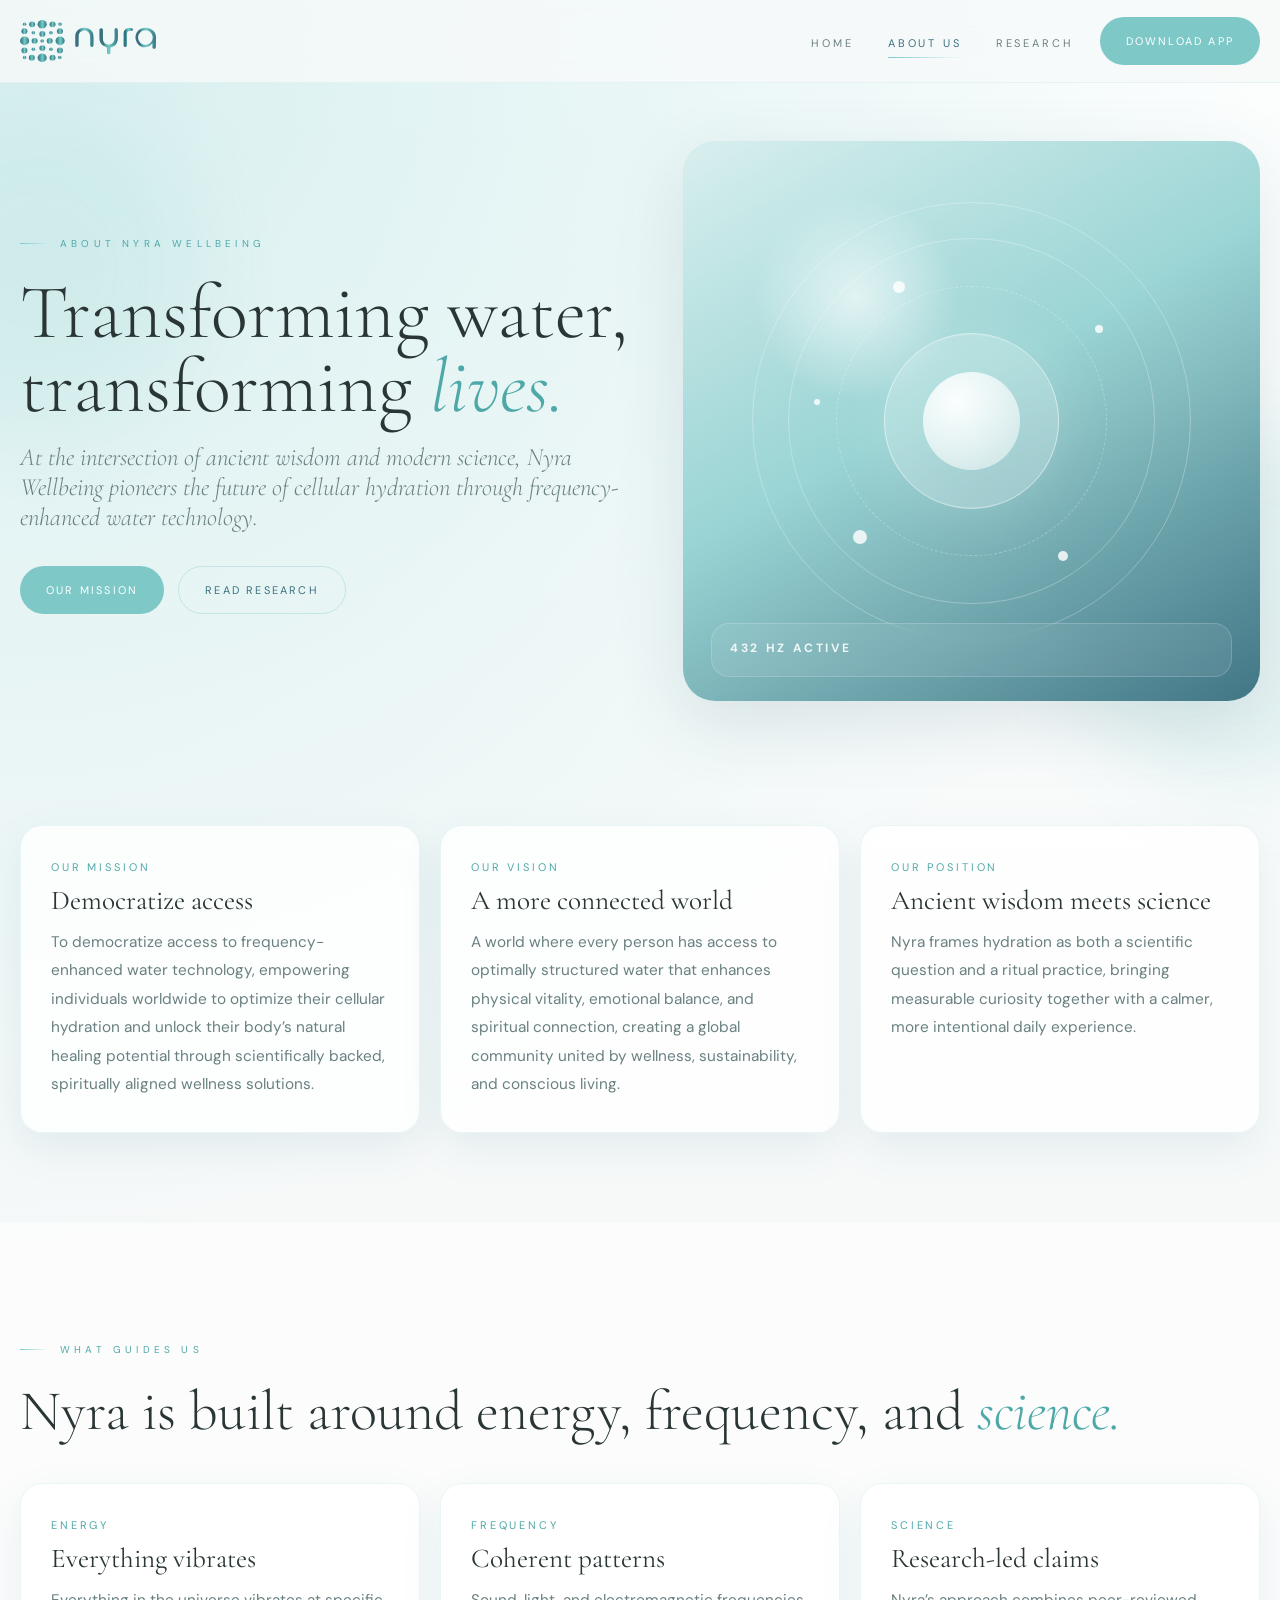
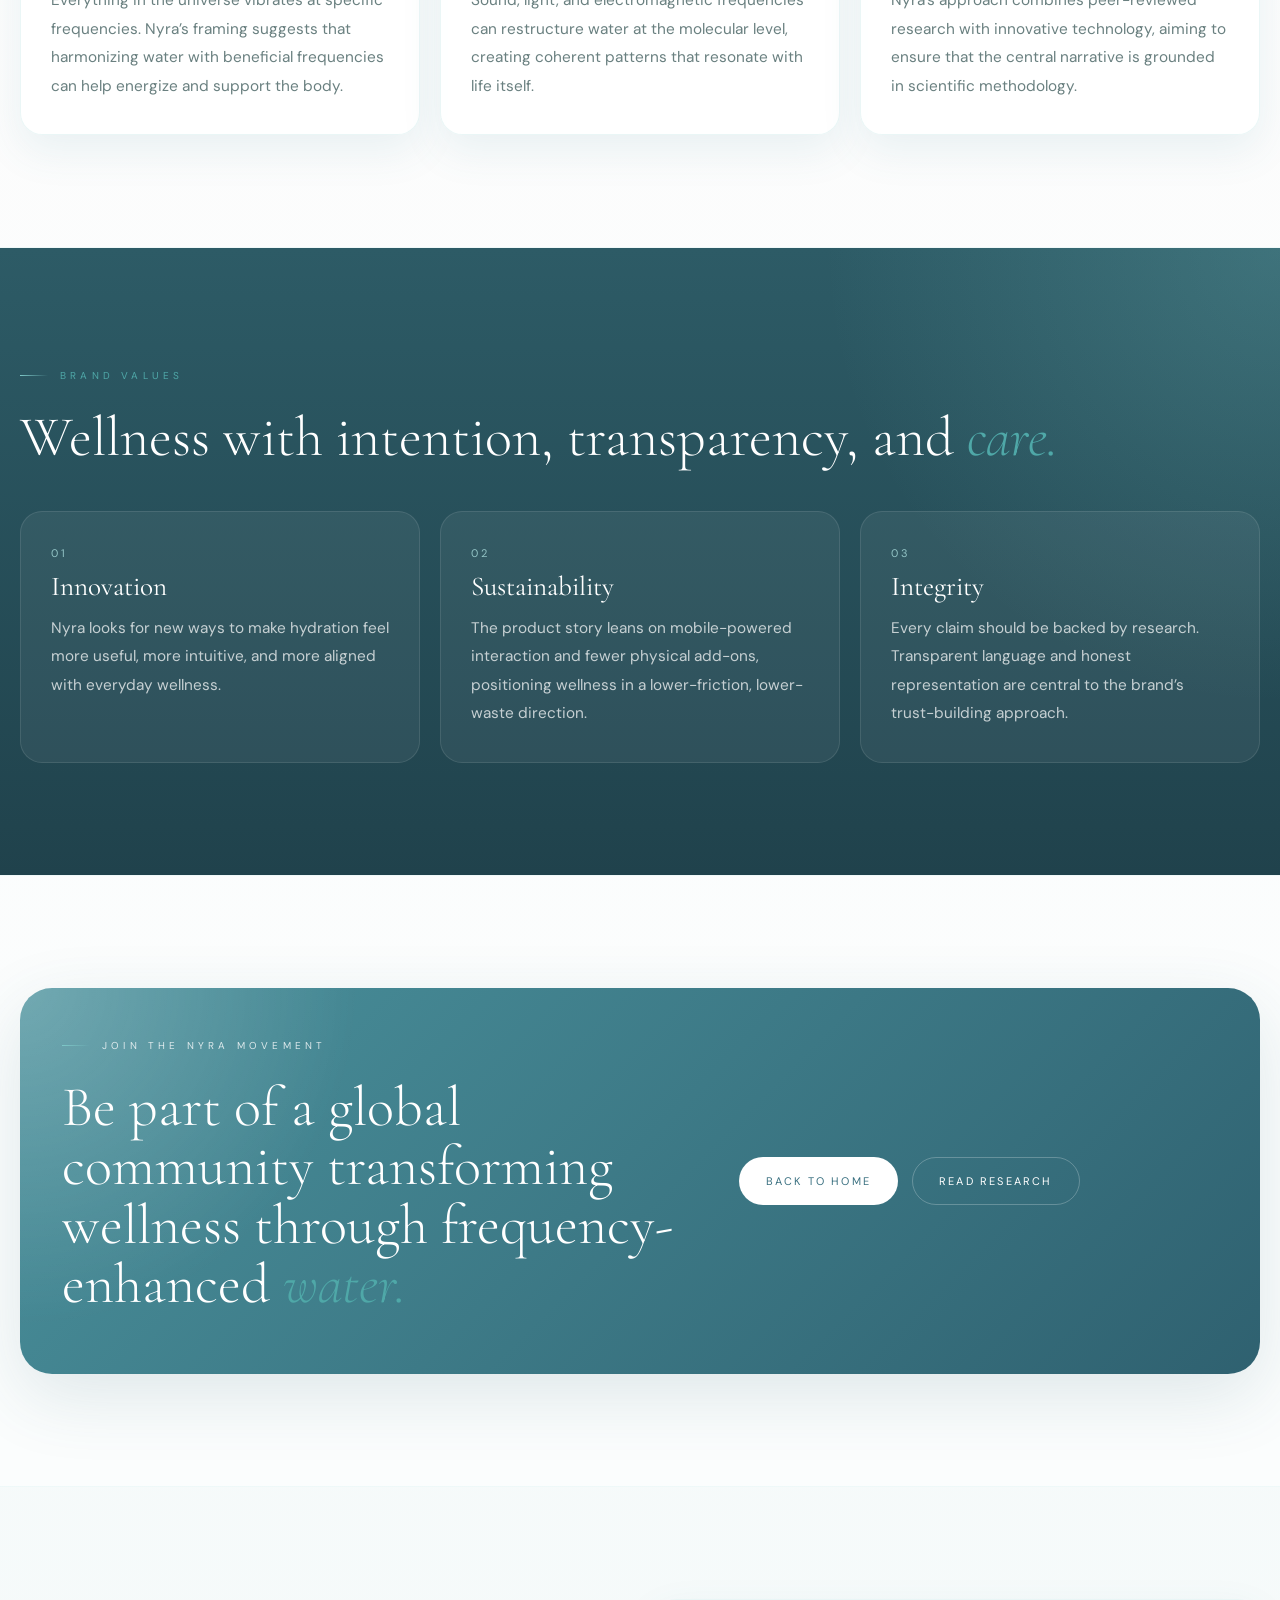
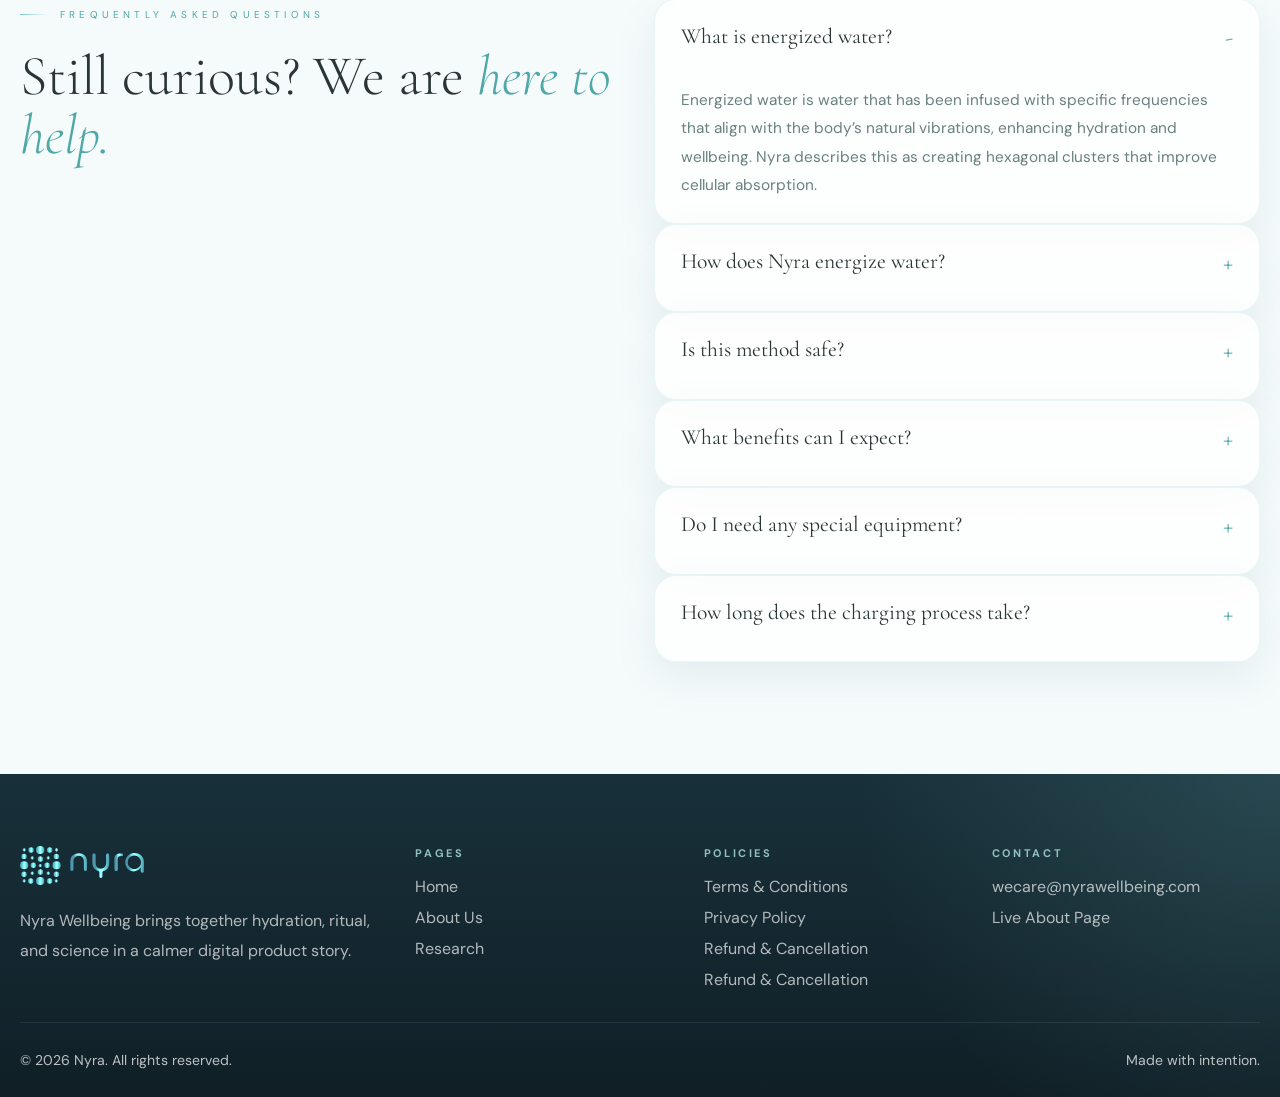
<file: about.html>
<!DOCTYPE html>
<html lang="en">
<head>
  <meta charset="UTF-8">
  <meta name="viewport" content="width=device-width, initial-scale=1.0">
  <title>About Us | Nyra</title>
  <meta name="description" content="Learn about Nyra Wellbeing's mission, vision, values, and the philosophy behind frequency-enhanced water technology.">
  <link rel="icon" href="logo.svg" type="image/svg+xml">
  <link rel="stylesheet" href="styles.css">
</head>
<body class="is-loading">
  <div class="preloader" data-preloader aria-hidden="true">
    <div class="preloader__orb">
      <span class="preloader__ring"></span>
      <span class="preloader__ring"></span>
      <span class="preloader__ring"></span>
      <div class="preloader__logo-wrap">
        <img class="preloader__logo" src="logo.svg" alt="Nyra logo">
      </div>
      <span class="preloader__label">Loading Nyra</span>
    </div>
  </div>

  <div class="page-shell">
    <header class="site-header">
      <div class="container site-header__inner">
        <a class="brand" href="index.html" aria-label="Nyra home"><img src="logo.svg" alt="Nyra"></a>
        <button class="nav-toggle" type="button" aria-label="Toggle navigation" aria-expanded="false" data-nav-toggle><span></span></button>
        <nav class="site-nav" data-site-nav aria-label="Primary">
          <ul class="site-nav__links">
            <li><a href="index.html">Home</a></li>
            <li><a href="about.html" aria-current="page">About Us</a></li>
            <li><a href="research.html">Research</a></li>
          </ul>
          <a class="button" href="https://app.nyrawellbeing.com/plans">Download App</a>
        </nav>
      </div>
    </header>

    <main>
      <section class="page-hero">
        <div class="container page-hero__grid">
          <div>
            <div class="eyebrow">About Nyra Wellbeing</div>
            <h1 class="display">Transforming water, transforming <em>lives.</em></h1>
            <p class="hero__sub">At the intersection of ancient wisdom and modern science, Nyra Wellbeing pioneers the future of cellular hydration through frequency-enhanced water technology.</p>
            
            <div class="hero__actions">
              <a class="button" href="#mission">Our Mission</a>
              <a class="button-ghost" href="research.html">Read Research</a>
            </div>
          </div>
          <div class="page-visual page-visual--alt">
            <div class="page-visual__inner">
              <div class="orb-cluster">
                <span class="orb-cluster__ring"></span><span class="orb-cluster__ring"></span><span class="orb-cluster__ring"></span><span class="orb-cluster__ring"></span>
                <span class="bubble bubble--1"></span><span class="bubble bubble--2"></span><span class="bubble bubble--3"></span><span class="bubble bubble--4"></span><span class="bubble bubble--5"></span>
                <div class="orb-cluster__core"></div>
              </div>
            </div>
            <div class="page-visual__caption"><strong>
432 Hz Active</strong></div>
          </div>
        </div>
      </section>

      <section class="section section--compact" id="mission">
        <div class="container cards-3">
          <article class="value-card"><div class="card__kicker">Our Mission</div><h3>Democratize access</h3><p>To democratize access to frequency-enhanced water technology, empowering individuals worldwide to optimize their cellular hydration and unlock their body’s natural healing potential through scientifically backed, spiritually aligned wellness solutions.</p></article>
          <article class="value-card"><div class="card__kicker">Our Vision</div><h3>A more connected world</h3><p>A world where every person has access to optimally structured water that enhances physical vitality, emotional balance, and spiritual connection, creating a global community united by wellness, sustainability, and conscious living.</p></article>
          <article class="value-card"><div class="card__kicker">Our Position</div><h3>Ancient wisdom meets science</h3><p>Nyra frames hydration as both a scientific question and a ritual practice, bringing measurable curiosity together with a calmer, more intentional daily experience.</p></article>
        </div>
      </section>

      <section class="section section-surface">
        <div class="container">
          <div class="eyebrow">What Guides Us</div>
          <h2 class="heading">Nyra is built around energy, frequency, and <em>science.</em></h2>
          
          <div class="cards-3" style="margin-top: 42px;">
            <article class="card"><div class="card__kicker">Energy</div><h3>Everything vibrates</h3><p>Everything in the universe vibrates at specific frequencies. Nyra’s framing suggests that harmonizing water with beneficial frequencies can help energize and support the body.</p></article>
            <article class="card"><div class="card__kicker">Frequency</div><h3>Coherent patterns</h3><p>Sound, light, and electromagnetic frequencies can restructure water at the molecular level, creating coherent patterns that resonate with life itself.</p></article>
            <article class="card"><div class="card__kicker">Science</div><h3>Research-led claims</h3><p>Nyra’s approach combines peer-reviewed research with innovative technology, aiming to ensure that the central narrative is grounded in scientific methodology.</p></article>
          </div>
        </div>
      </section>

      <section class="section section-dark">
        <div class="container">
          <div class="eyebrow">Brand Values</div>
          <h2 class="heading">Wellness with intention, transparency, and <em>care.</em></h2>
          <div class="timeline-grid" style="margin-top: 44px;">
            <article class="timeline-card"><div class="timeline-card__step">01</div><h3>Innovation</h3><p>Nyra looks for new ways to make hydration feel more useful, more intuitive, and more aligned with everyday wellness.</p></article>
            <article class="timeline-card"><div class="timeline-card__step">02</div><h3>Sustainability</h3><p>The product story leans on mobile-powered interaction and fewer physical add-ons, positioning wellness in a lower-friction, lower-waste direction.</p></article>
            <article class="timeline-card"><div class="timeline-card__step">03</div><h3>Integrity</h3><p>Every claim should be backed by research. Transparent language and honest representation are central to the brand’s trust-building approach.</p></article>
          </div>
        </div>
      </section>

     

      <section class="section section-surface" id="join">
        <div class="container cta-band">
          <div>
            <div class="eyebrow" style="color: rgba(255,255,255,0.8);">Join the Nyra Movement</div>
            <h2 class="heading">Be part of a global community transforming wellness through frequency-enhanced <em>water.</em></h2>
            
          </div>
          <div class="hero__actions" style="margin-top: 0;">
            <a class="button-light" href="index.html">Back to Home</a>
            <a class="button-ghost" href="research.html" style="color: white; border-color: rgba(255,255,255,0.24);">Read Research</a>
          </div>
        </div>
      </section>

      <section class="section">
        <div class="container faq-grid">
          <div>
            <div class="eyebrow">Frequently Asked Questions</div>
            <h2 class="heading">Still curious? We are <em>here to help.</em></h2>
            
          </div>
          <div>
            <details class="faq-item" open><summary>What is energized water?</summary><p>Energized water is water that has been infused with specific frequencies that align with the body’s natural vibrations, enhancing hydration and wellbeing. Nyra describes this as creating hexagonal clusters that improve cellular absorption.</p></details>
            <details class="faq-item"><summary>How does Nyra energize water?</summary><p>The Nyra app uses frequency patterns and sound vibrations delivered through a mobile device to charge water at a molecular level, using proprietary algorithms to restructure water for improved bioavailability.</p></details>
            <details class="faq-item"><summary>Is this method safe?</summary><p>Nyra positions the method as non-invasive, eco-friendly, and aligned to natural resonance patterns found in healthy biological systems.</p></details>
            <details class="faq-item"><summary>What benefits can I expect?</summary><p>Regular use may help improve cellular hydration, energy levels, emotional balance, immunity, and overall vitality, with users also reporting support for meditation, sleep, and physical performance.</p></details>
            <details class="faq-item"><summary>Do I need any special equipment?</summary><p>No. The experience is designed around just a mobile phone, the Nyra app, and clean drinking water.</p></details>
            <details class="faq-item"><summary>How long does the charging process take?</summary><p>Typical sessions range from 3 to 10 minutes depending on the selected wellness goal.</p></details>
          </div>
        </div>
      </section>
    </main>

    <footer class="footer">
      <div class="container">
        <div class="footer-grid">
          <div><a class="brand" href="index.html" aria-label="Nyra home"><img src="logo.svg" alt="Nyra"></a><p style="max-width: 360px; line-height: 1.85;">Nyra Wellbeing brings together hydration, ritual, and science in a calmer digital product story.</p></div>
          <div><h3>Pages</h3><ul><li><a href="index.html">Home</a></li><li><a href="about.html">About Us</a></li><li><a href="research.html">Research</a></li></ul></div>
          <div>

            <h3>Policies</h3>

            <ul>

              <li><a href="terms-conditions.html">Terms & Conditions</a></li>
              <li><a href="privacy-policy.html">Privacy Policy</a></li>
              <li><a href="refund-cancellation-policy.html">Refund & Cancellation</a></li>
              <li><a href="medical-disclaimer.html">Refund & Cancellation</a></li>

            </ul>

          </div>
          <div><h3>Contact</h3><ul><li><a href="mailto:wecare@nyrawellbeing.com">wecare@nyrawellbeing.com</a></li><li><a href="https://nyrawellbeing.com/about-us/" target="_blank" rel="noreferrer">Live About Page</a></li></ul></div>
        </div>
        <div class="footer-bottom"><span>&copy; <span data-year></span> Nyra. All rights reserved.</span><span>Made with intention.</span></div>
      </div>
    </footer>
  </div>

  <script src="script.js"></script>
</body>
</html>
</file>
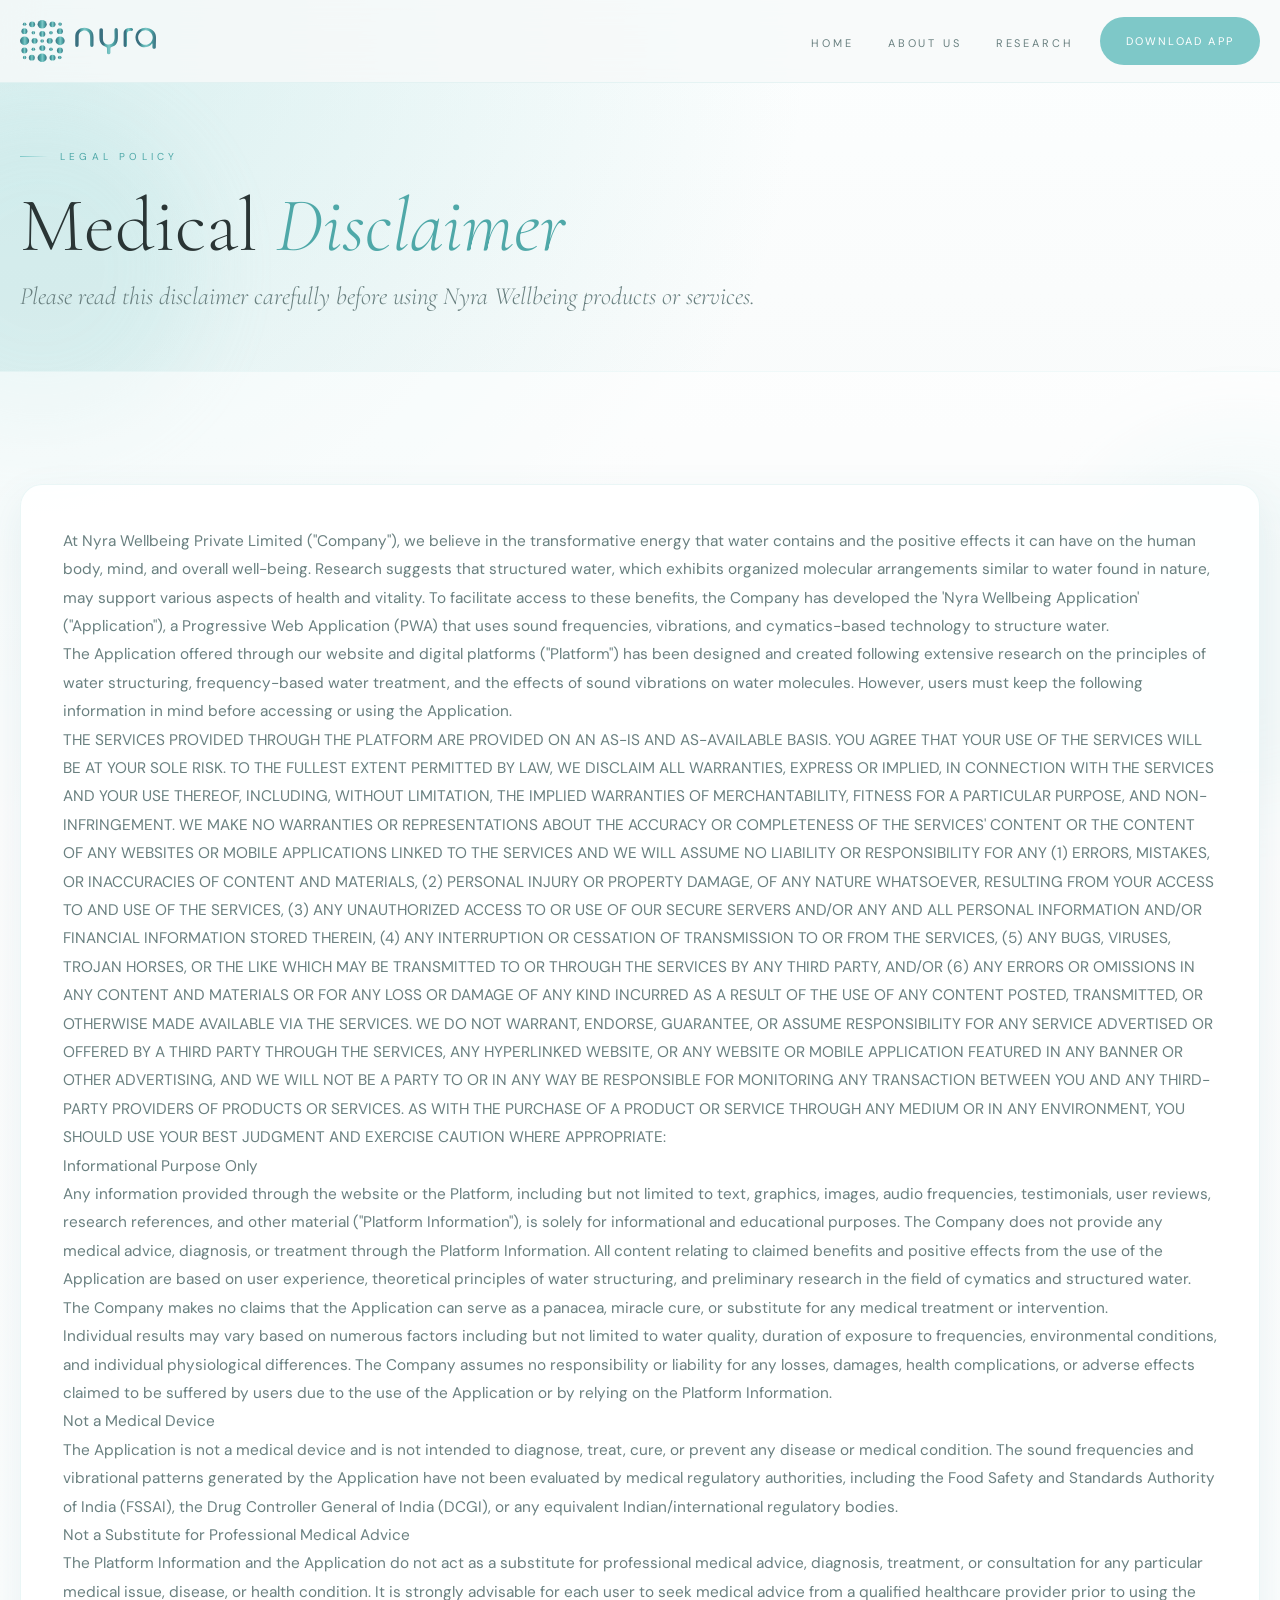
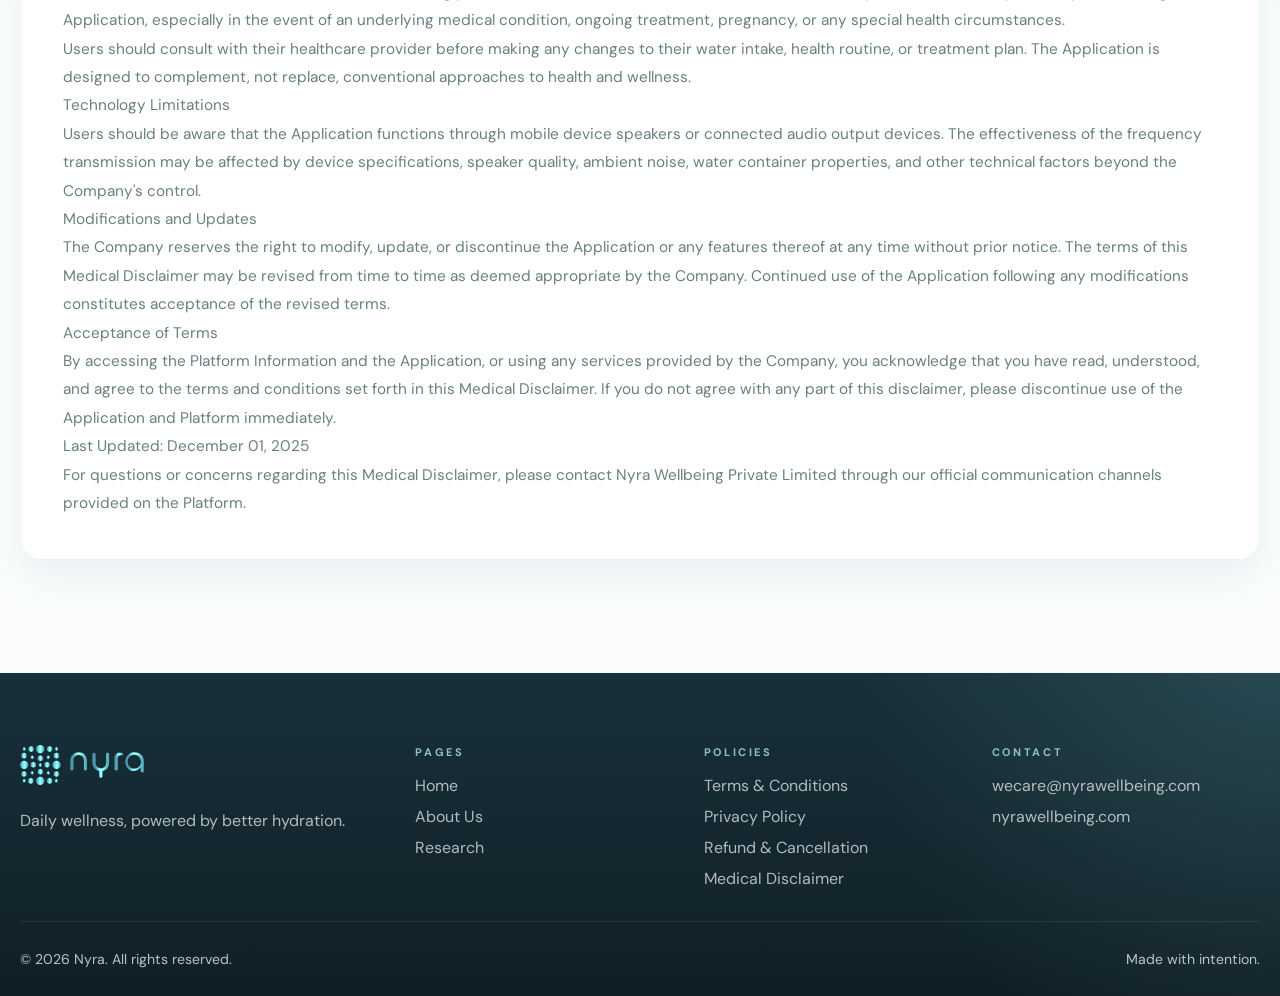
<file: medical-disclaimer.html>
<!DOCTYPE html>
<html lang="en">
<head>
  <meta charset="UTF-8">
  <meta name="viewport" content="width=device-width, initial-scale=1.0">
  <title>Medical Disclaimer | Nyra</title>
  <meta name="description" content="Read Nyra Wellbeing's Medical Disclaimer for important health and usage information.">
  <link rel="icon" href="logo.svg" type="image/svg+xml">
  <link rel="stylesheet" href="styles.css">
</head>
<body class="is-loading">
  <div class="preloader" data-preloader aria-hidden="true"><div class="preloader__orb"><span class="preloader__ring"></span><span class="preloader__ring"></span><span class="preloader__ring"></span><div class="preloader__logo-wrap"><img class="preloader__logo" src="logo.svg" alt="Nyra logo"></div><span class="preloader__label">Loading Nyra</span></div></div>
  <div class="page-shell">
    <header class="site-header"><div class="container site-header__inner"><a class="brand" href="index.html" aria-label="Nyra home"><img src="logo.svg" alt="Nyra"></a><button class="nav-toggle" type="button" aria-label="Toggle navigation" aria-expanded="false" data-nav-toggle><span></span></button><nav class="site-nav" data-site-nav aria-label="Primary"><ul class="site-nav__links"><li><a href="index.html">Home</a></li><li><a href="about.html">About Us</a></li><li><a href="research.html">Research</a></li></ul><a class="button" href="index.html#cta">Download App</a></nav></div></header>
    <main>
      <section class="page-hero"><div class="container"><div class="eyebrow">Legal Policy</div><h1 class="display">Medical <em>Disclaimer</em></h1><p class="hero__sub">Please read this disclaimer carefully before using Nyra Wellbeing products or services.</p></div></section>
      <section class="section section-surface"><div class="container"><article class="panel" style="background: rgba(255,255,255,0.9);"><p>At Nyra Wellbeing Private Limited (&quot;Company&quot;), we believe in the transformative energy that water contains and the positive effects it can have on the human body, mind, and overall well-being. Research suggests that structured water, which exhibits organized molecular arrangements similar to water found in nature, may support various aspects of health and vitality. To facilitate access to these benefits, the Company has developed the &#x27;Nyra Wellbeing Application&#x27; (&quot;Application&quot;), a Progressive Web Application (PWA) that uses sound frequencies, vibrations, and cymatics-based technology to structure water.</p>
            <p>The Application offered through our website and digital platforms (&quot;Platform&quot;) has been designed and created following extensive research on the principles of water structuring, frequency-based water treatment, and the effects of sound vibrations on water molecules. However, users must keep the following information in mind before accessing or using the Application.</p>
            <p>THE SERVICES PROVIDED THROUGH THE PLATFORM ARE PROVIDED ON AN AS-IS AND AS-AVAILABLE BASIS. YOU AGREE THAT YOUR USE OF THE SERVICES WILL BE AT YOUR SOLE RISK. TO THE FULLEST EXTENT PERMITTED BY LAW, WE DISCLAIM ALL WARRANTIES, EXPRESS OR IMPLIED, IN CONNECTION WITH THE SERVICES AND YOUR USE THEREOF, INCLUDING, WITHOUT LIMITATION, THE IMPLIED WARRANTIES OF MERCHANTABILITY, FITNESS FOR A PARTICULAR PURPOSE, AND NON-INFRINGEMENT. WE MAKE NO WARRANTIES OR REPRESENTATIONS ABOUT THE ACCURACY OR COMPLETENESS OF THE SERVICES&#x27; CONTENT OR THE CONTENT OF ANY WEBSITES OR MOBILE APPLICATIONS LINKED TO THE SERVICES AND WE WILL ASSUME NO LIABILITY OR RESPONSIBILITY FOR ANY (1) ERRORS, MISTAKES, OR INACCURACIES OF CONTENT AND MATERIALS, (2) PERSONAL INJURY OR PROPERTY DAMAGE, OF ANY NATURE WHATSOEVER, RESULTING FROM YOUR ACCESS TO AND USE OF THE SERVICES, (3) ANY UNAUTHORIZED ACCESS TO OR USE OF OUR SECURE SERVERS AND/OR ANY AND ALL PERSONAL INFORMATION AND/OR FINANCIAL INFORMATION STORED THEREIN, (4) ANY INTERRUPTION OR CESSATION OF TRANSMISSION TO OR FROM THE SERVICES, (5) ANY BUGS, VIRUSES, TROJAN HORSES, OR THE LIKE WHICH MAY BE TRANSMITTED TO OR THROUGH THE SERVICES BY ANY THIRD PARTY, AND/OR (6) ANY ERRORS OR OMISSIONS IN ANY CONTENT AND MATERIALS OR FOR ANY LOSS OR DAMAGE OF ANY KIND INCURRED AS A RESULT OF THE USE OF ANY CONTENT POSTED, TRANSMITTED, OR OTHERWISE MADE AVAILABLE VIA THE SERVICES. WE DO NOT WARRANT, ENDORSE, GUARANTEE, OR ASSUME RESPONSIBILITY FOR ANY SERVICE ADVERTISED OR OFFERED BY A THIRD PARTY THROUGH THE SERVICES, ANY HYPERLINKED WEBSITE, OR ANY WEBSITE OR MOBILE APPLICATION FEATURED IN ANY BANNER OR OTHER ADVERTISING, AND WE WILL NOT BE A PARTY TO OR IN ANY WAY BE RESPONSIBLE FOR MONITORING ANY TRANSACTION BETWEEN YOU AND ANY THIRD-PARTY PROVIDERS OF PRODUCTS OR SERVICES. AS WITH THE PURCHASE OF A PRODUCT OR SERVICE THROUGH ANY MEDIUM OR IN ANY ENVIRONMENT, YOU SHOULD USE YOUR BEST JUDGMENT AND EXERCISE CAUTION WHERE APPROPRIATE:</p>
            <p>Informational Purpose Only</p>
            <p>Any information provided through the website or the Platform, including but not limited to text, graphics, images, audio frequencies, testimonials, user reviews, research references, and other material (&quot;Platform Information&quot;), is solely for informational and educational purposes. The Company does not provide any medical advice, diagnosis, or treatment through the Platform Information. All content relating to claimed benefits and positive effects from the use of the Application are based on user experience, theoretical principles of water structuring, and preliminary research in the field of cymatics and structured water.</p>
            <p>The Company makes no claims that the Application can serve as a panacea, miracle cure, or substitute for any medical treatment or intervention.</p>
            <p>Individual results may vary based on numerous factors including but not limited to water quality, duration of exposure to frequencies, environmental conditions, and individual physiological differences. The Company assumes no responsibility or liability for any losses, damages, health complications, or adverse effects claimed to be suffered by users due to the use of the Application or by relying on the Platform Information.</p>
            <p>Not a Medical Device</p>
            <p>The Application is not a medical device and is not intended to diagnose, treat, cure, or prevent any disease or medical condition. The sound frequencies and vibrational patterns generated by the Application have not been evaluated by medical regulatory authorities, including the Food Safety and Standards Authority of India (FSSAI), the Drug Controller General of India (DCGI), or any equivalent Indian/international regulatory bodies.</p>
            <p>Not a Substitute for Professional Medical Advice</p>
            <p>The Platform Information and the Application do not act as a substitute for professional medical advice, diagnosis, treatment, or consultation for any particular medical issue, disease, or health condition. It is strongly advisable for each user to seek medical advice from a qualified healthcare provider prior to using the Application, especially in the event of an underlying medical condition, ongoing treatment, pregnancy, or any special health circumstances.</p>
            <p>Users should consult with their healthcare provider before making any changes to their water intake, health routine, or treatment plan. The Application is designed to complement, not replace, conventional approaches to health and wellness.</p>
            <p>Technology Limitations</p>
            <p>Users should be aware that the Application functions through mobile device speakers or connected audio output devices. The effectiveness of the frequency transmission may be affected by device specifications, speaker quality, ambient noise, water container properties, and other technical factors beyond the Company&#x27;s control.</p>
            <p>Modifications and Updates</p>
            <p>The Company reserves the right to modify, update, or discontinue the Application or any features thereof at any time without prior notice. The terms of this Medical Disclaimer may be revised from time to time as deemed appropriate by the Company. Continued use of the Application following any modifications constitutes acceptance of the revised terms.</p>
            <p>Acceptance of Terms</p>
            <p>By accessing the Platform Information and the Application, or using any services provided by the Company, you acknowledge that you have read, understood, and agree to the terms and conditions set forth in this Medical Disclaimer. If you do not agree with any part of this disclaimer, please discontinue use of the Application and Platform immediately.</p>
            <p>Last Updated: December 01, 2025</p>
            <p>For questions or concerns regarding this Medical Disclaimer, please contact Nyra Wellbeing Private Limited through our official communication channels provided on the Platform.</p></article></div></section>
    </main>
    <footer class="footer"><div class="container"><div class="footer-grid"><div><a class="brand" href="index.html" aria-label="Nyra home"><img src="logo.svg" alt="Nyra"></a><p style="max-width: 360px; line-height: 1.85;">Daily wellness, powered by better hydration.</p></div><div><h3>Pages</h3><ul><li><a href="index.html">Home</a></li><li><a href="about.html">About Us</a></li><li><a href="research.html">Research</a></li></ul></div><div><h3>Policies</h3><ul><li><a href="terms-conditions.html">Terms &amp; Conditions</a></li><li><a href="privacy-policy.html">Privacy Policy</a></li><li><a href="refund-cancellation-policy.html">Refund &amp; Cancellation</a></li><li><a href="medical-disclaimer.html">Medical Disclaimer</a></li></ul></div><div><h3>Contact</h3><ul><li><a href="mailto:wecare@nyrawellbeing.com">wecare@nyrawellbeing.com</a></li><li><a href="https://nyrawellbeing.com/" target="_blank" rel="noreferrer">nyrawellbeing.com</a></li></ul></div></div><div class="footer-bottom"><span>&copy; <span data-year></span> Nyra. All rights reserved.</span><span>Made with intention.</span></div></div></footer>
  </div>
  <script src="script.js"></script>
</body>
</html>
</file>
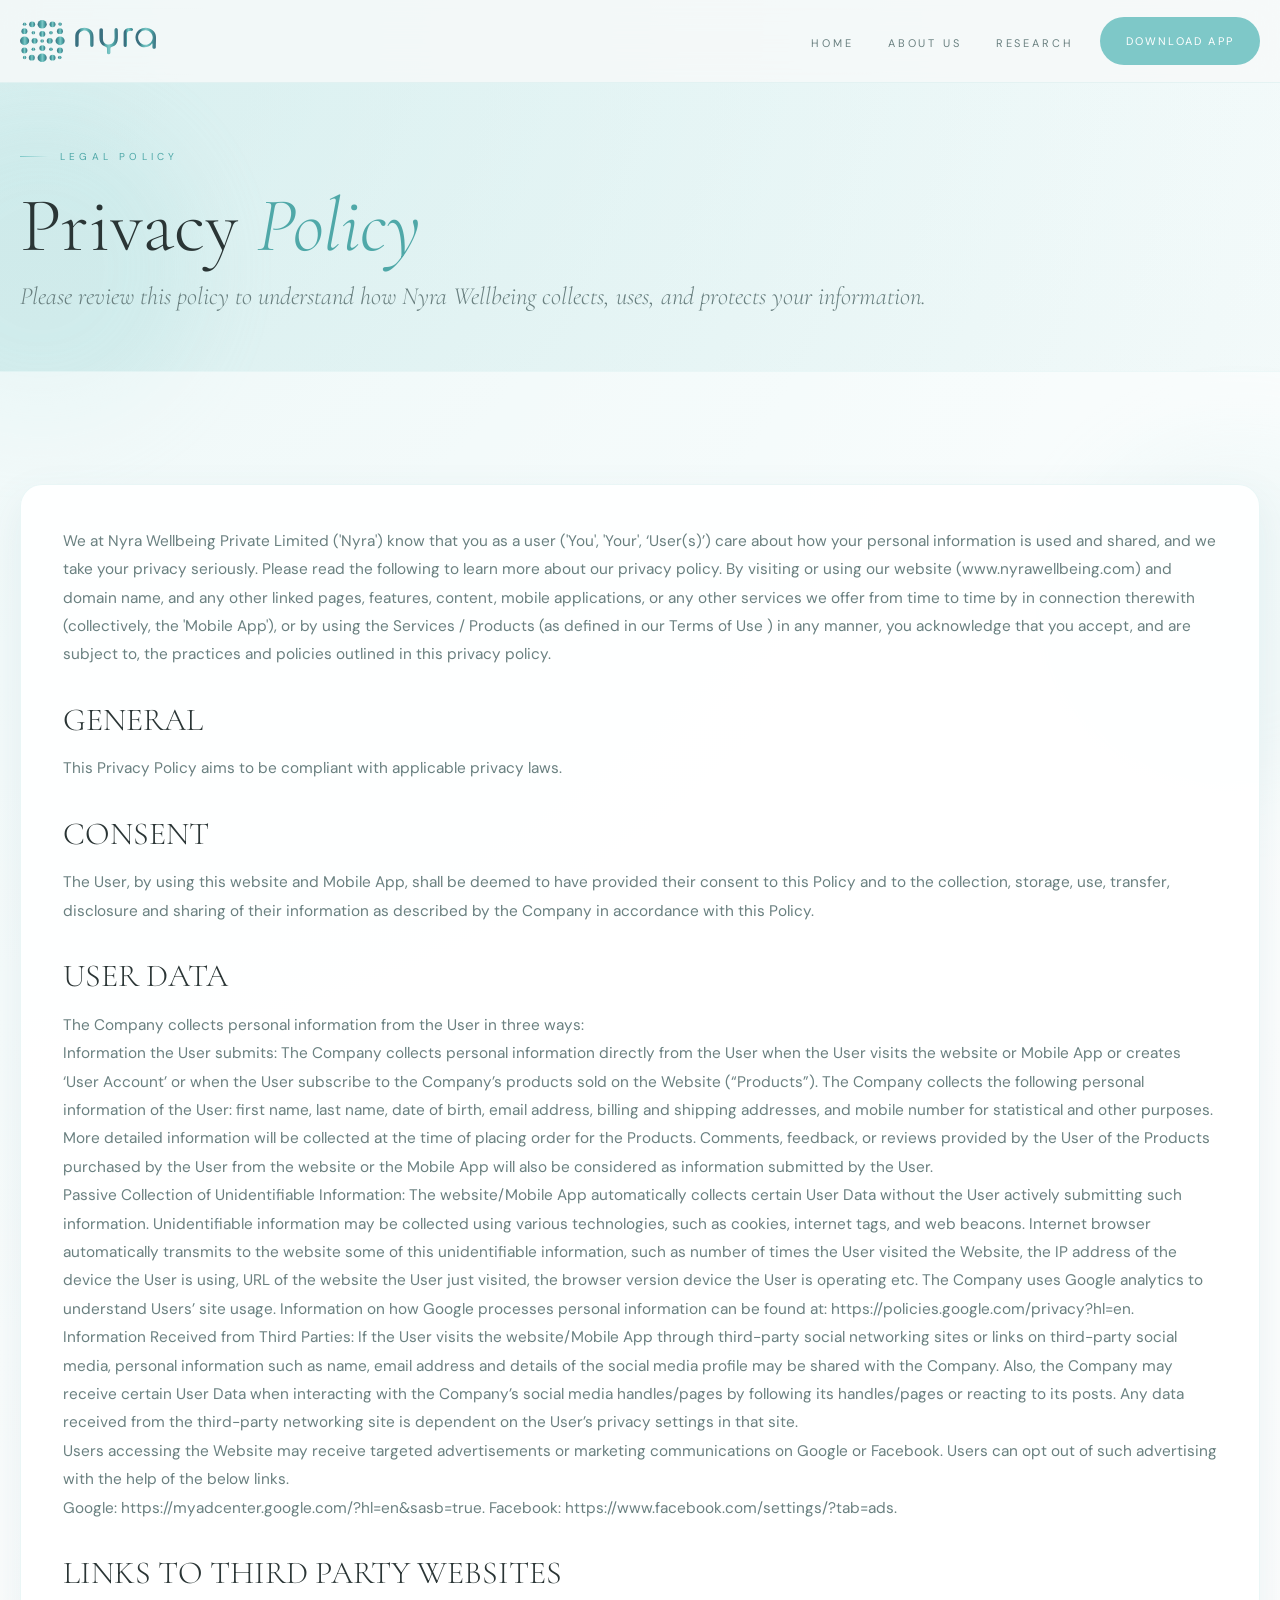
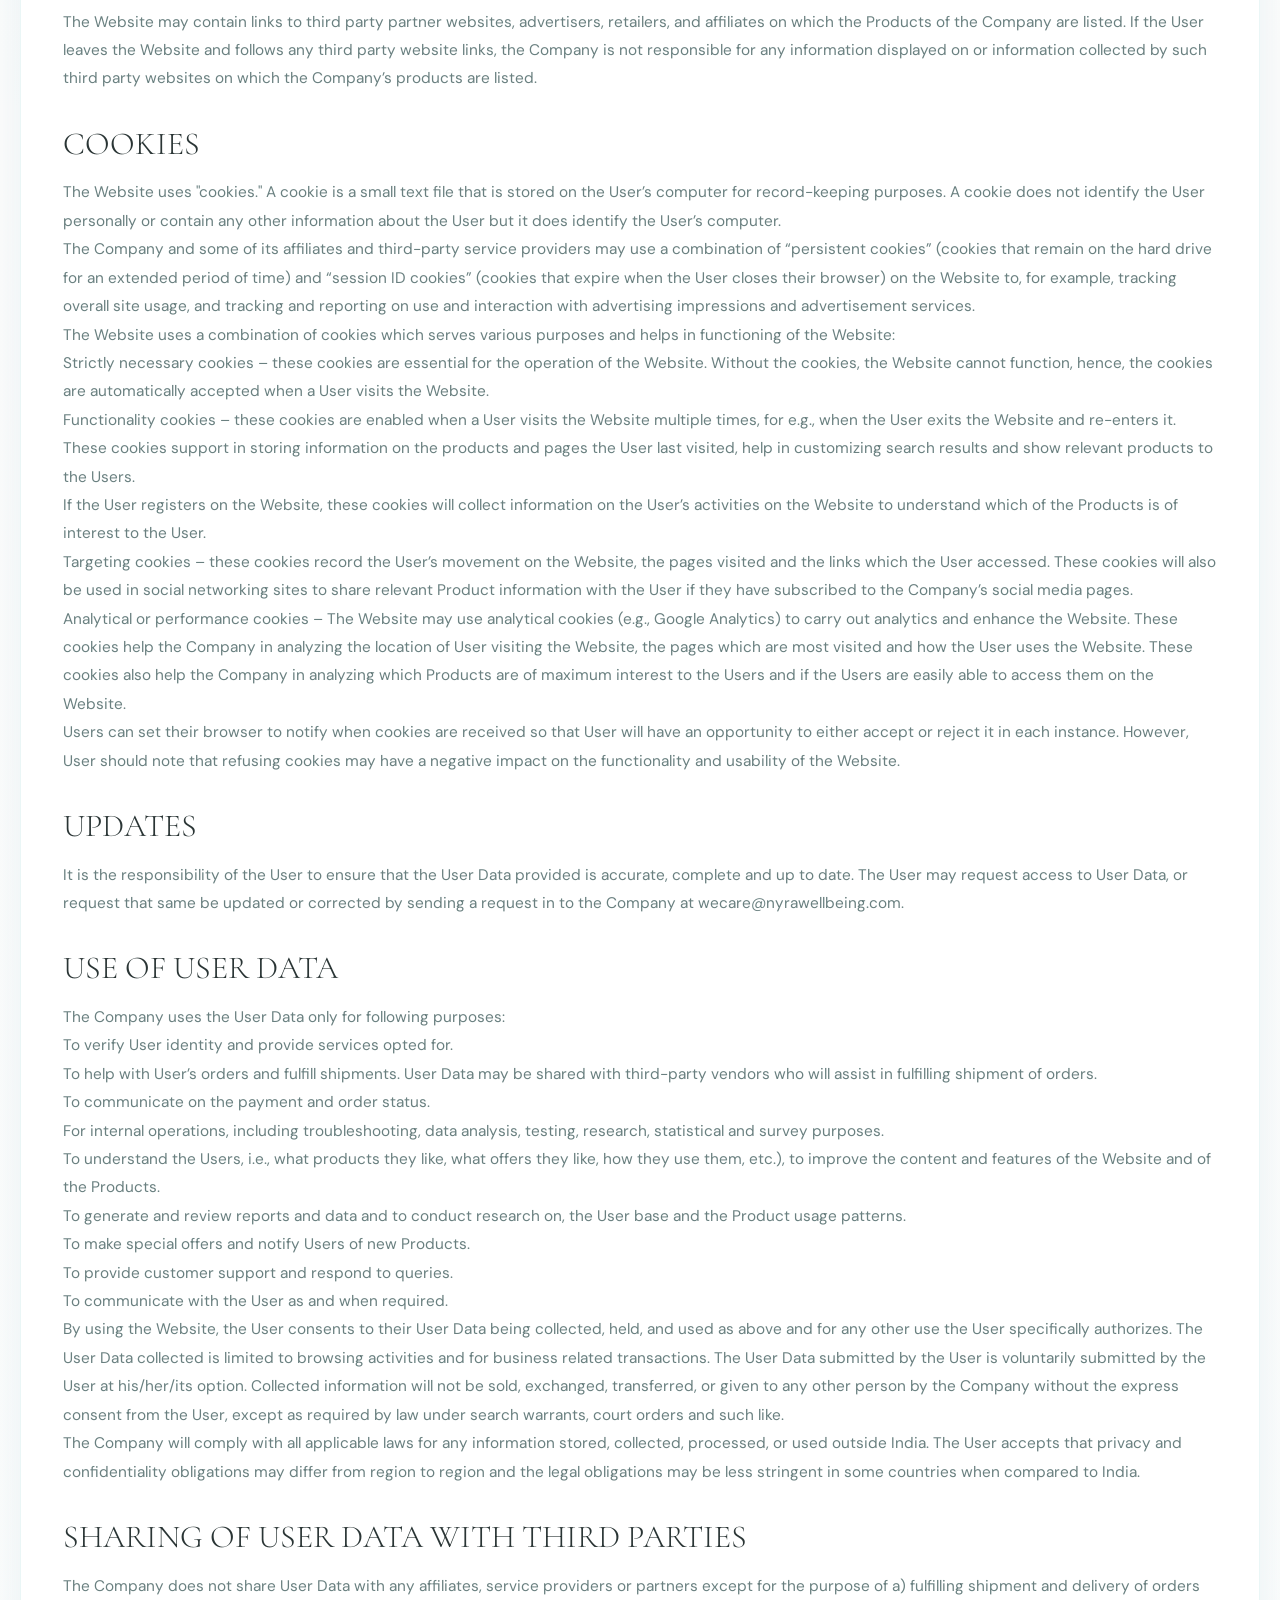
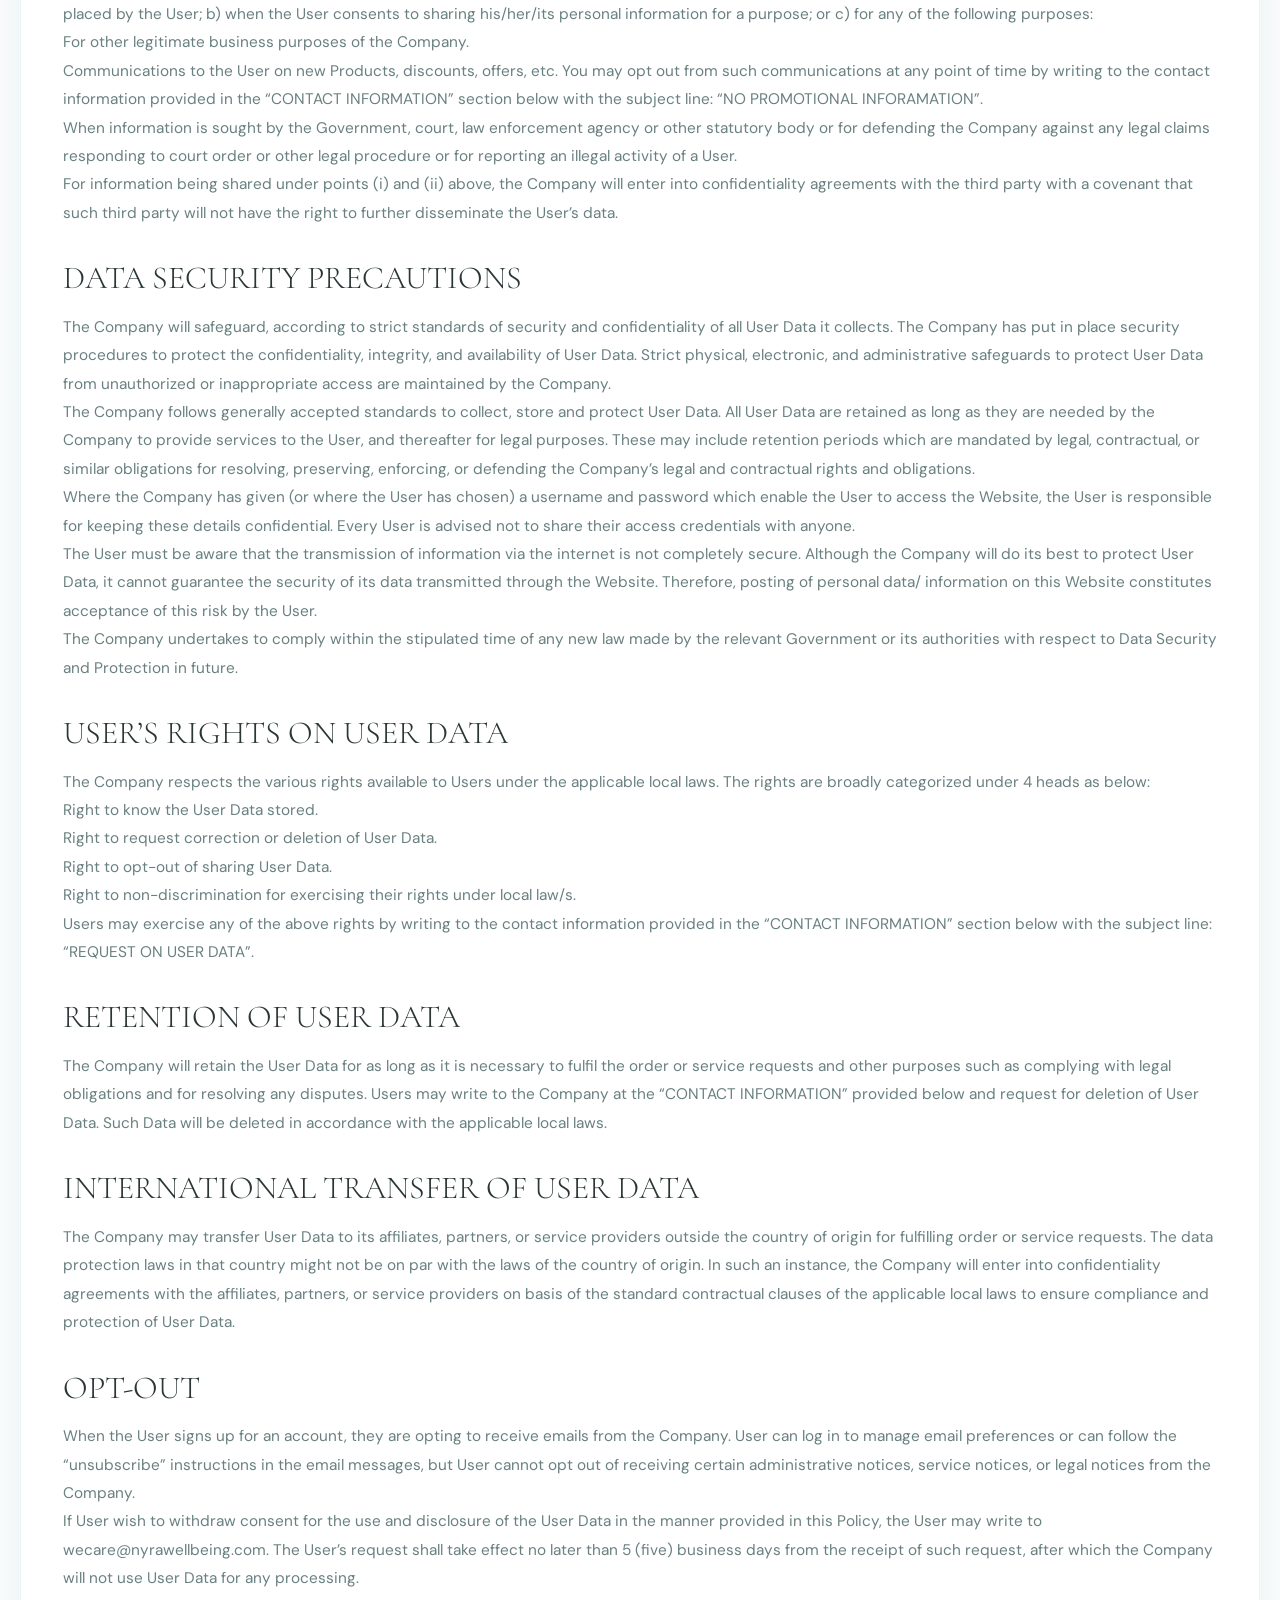
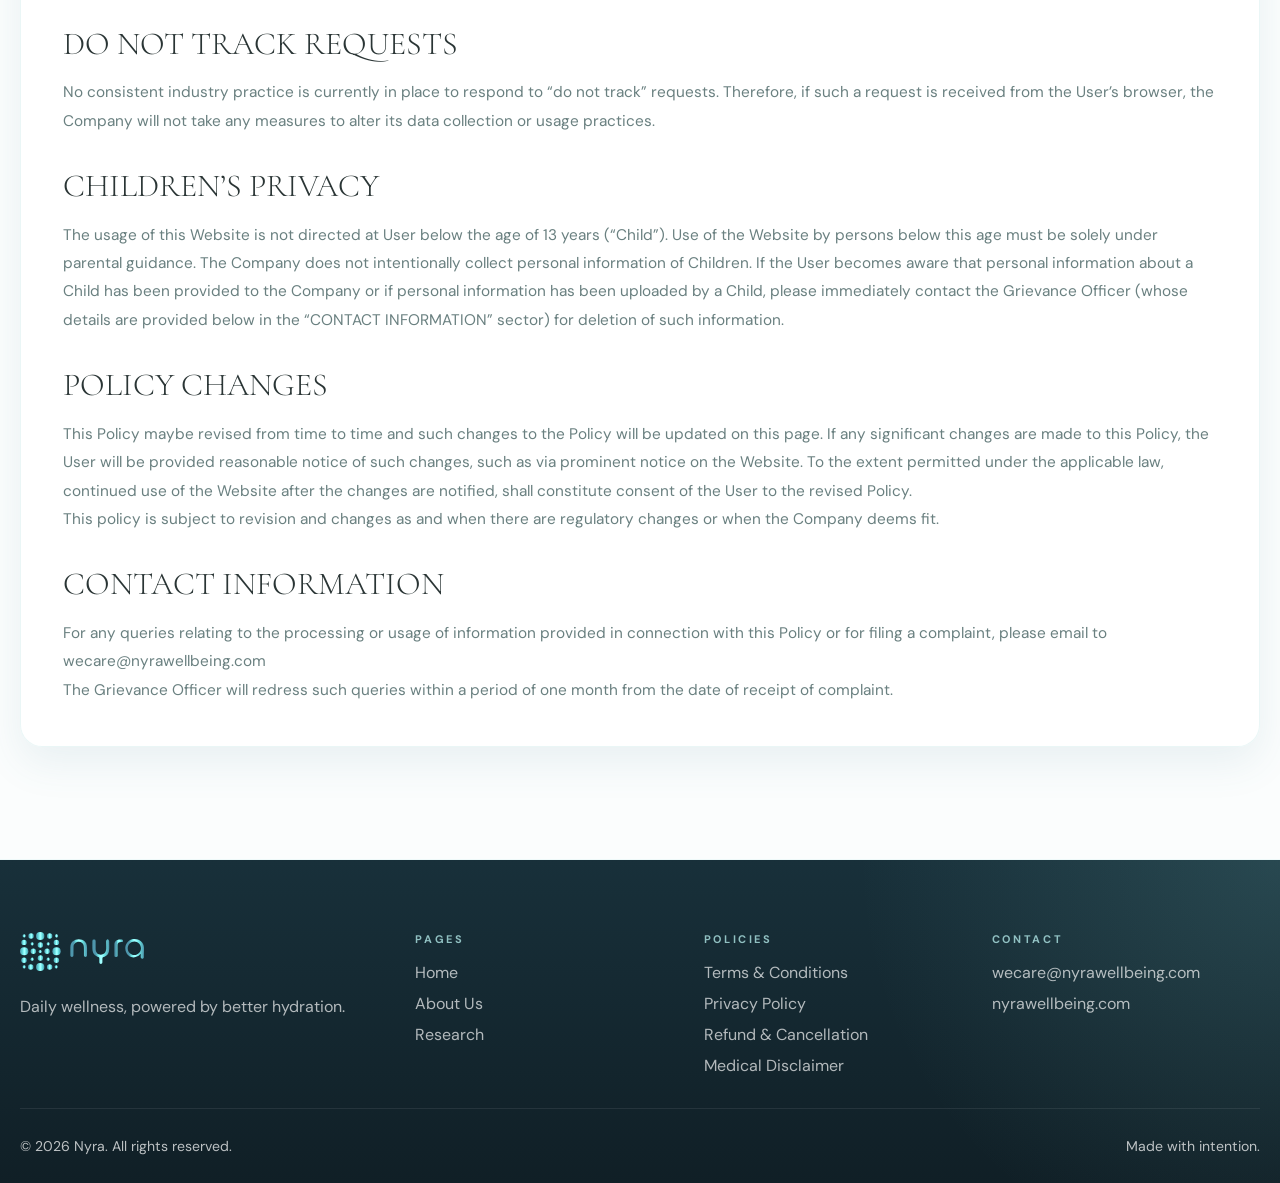
<file: privacy-policy.html>
<!DOCTYPE html>
<html lang="en">
<head>
  <meta charset="UTF-8">
  <meta name="viewport" content="width=device-width, initial-scale=1.0">
  <title>Privacy Policy | Nyra</title>
  <meta name="description" content="Read Nyra Wellbeing's Privacy Policy for details on data collection, use, and protection.">
  <link rel="icon" href="logo.svg" type="image/svg+xml">
  <link rel="stylesheet" href="styles.css">
</head>
<body class="is-loading">
  <div class="preloader" data-preloader aria-hidden="true"><div class="preloader__orb"><span class="preloader__ring"></span><span class="preloader__ring"></span><span class="preloader__ring"></span><div class="preloader__logo-wrap"><img class="preloader__logo" src="logo.svg" alt="Nyra logo"></div><span class="preloader__label">Loading Nyra</span></div></div>
  <div class="page-shell">
    <header class="site-header"><div class="container site-header__inner"><a class="brand" href="index.html" aria-label="Nyra home"><img src="logo.svg" alt="Nyra"></a><button class="nav-toggle" type="button" aria-label="Toggle navigation" aria-expanded="false" data-nav-toggle><span></span></button><nav class="site-nav" data-site-nav aria-label="Primary"><ul class="site-nav__links"><li><a href="index.html">Home</a></li><li><a href="about.html">About Us</a></li><li><a href="research.html">Research</a></li></ul><a class="button" href="index.html#cta">Download App</a></nav></div></header>
    <main>
      <section class="page-hero"><div class="container"><div class="eyebrow">Legal Policy</div><h1 class="display">Privacy <em>Policy</em></h1><p class="hero__sub">Please review this policy to understand how Nyra Wellbeing collects, uses, and protects your information.</p></div></section>
      <section class="section section-surface"><div class="container"><article class="panel" style="background: rgba(255,255,255,0.9);"><p>We at Nyra Wellbeing Private Limited (&#x27;Nyra&#x27;) know that you as a user (&#x27;You&#x27;, &#x27;Your&#x27;, ‘User(s)’) care about how your personal information is used and shared, and we take your privacy seriously. Please read the following to learn more about our privacy policy. By visiting or using our website (www.nyrawellbeing.com) and domain name, and any other linked pages, features, content, mobile applications, or any other services we offer from time to time by in connection therewith (collectively, the &#x27;Mobile App&#x27;), or by using the Services / Products (as defined in our Terms of Use ) in any manner, you acknowledge that you accept, and are subject to, the practices and policies outlined in this privacy policy.</p>
            <h2 class="heading" style="font-size: 2rem; margin-top: 34px;">GENERAL</h2>
            <p>This Privacy Policy aims to be compliant with applicable privacy laws. 
</p>
            <h2 class="heading" style="font-size: 2rem; margin-top: 34px;">CONSENT</h2>
            <p>The User, by using this website and Mobile App, shall be deemed to have provided their consent to this Policy and to the collection, storage, use, transfer, disclosure and sharing of their information as described by the Company in accordance with this Policy.</p>
            <h2 class="heading" style="font-size: 2rem; margin-top: 34px;">USER DATA</h2>
            <p>The Company collects personal information from the User in three ways:</p>
            <p>Information the User submits: The Company collects personal information directly from the User when the User visits the website or Mobile App or creates ‘User Account’ or when the User subscribe to the Company’s products sold on the Website (“Products”). The Company collects the following personal information of the User: first name, last name, date of birth, email address, billing and shipping addresses, and mobile number for statistical and other purposes. More detailed information will be collected at the time of placing order for the Products. Comments, feedback, or reviews provided by the User of the Products purchased by the User from the website or the Mobile App will also be considered as information submitted by the User.</p>
            <p>Passive Collection of Unidentifiable Information: The website/Mobile App automatically collects certain User Data without the User actively submitting such information. Unidentifiable information may be collected using various technologies, such as cookies, internet tags, and web beacons. Internet browser automatically transmits to the website some of this unidentifiable information, such as number of times the User visited the Website, the IP address of the device the User is using, URL of the website the User just visited, the browser version device the User is operating etc. The Company uses Google analytics to understand Users’ site usage. Information on how Google processes personal information can be found at: https://policies.google.com/privacy?hl=en.</p>
            <p>Information Received from Third Parties: If the User visits the website/Mobile App through third-party social networking sites or links on third-party social media, personal information such as name, email address and details of the social media profile may be shared with the Company. Also, the Company may receive certain User Data when interacting with the Company’s social media handles/pages by following its handles/pages or reacting to its posts. Any data received from the third-party networking site is dependent on the User’s privacy settings in that site.</p>
            <p>
Users accessing the Website may receive targeted advertisements or marketing communications on Google or Facebook. Users can opt out of such advertising with the help of the below links.</p>
            <p>Google: https://myadcenter.google.com/?hl=en&amp;sasb=true.
Facebook: https://www.facebook.com/settings/?tab=ads.</p>
            <h2 class="heading" style="font-size: 2rem; margin-top: 34px;">LINKS TO THIRD PARTY WEBSITES</h2>
            <p>The Website may contain links to third party partner websites, advertisers, retailers, and affiliates on which the Products of the Company are listed. If the User leaves the Website and follows any third party website links, the Company is not responsible for any information displayed on or information collected by such third party websites on which the Company’s products are listed.</p>
            <h2 class="heading" style="font-size: 2rem; margin-top: 34px;">COOKIES</h2>
            <p>The Website uses &quot;cookies.&quot; A cookie is a small text file that is stored on the User’s computer for record-keeping purposes. A cookie does not identify the User personally or contain any other information about the User but it does identify the User’s computer.</p>
            <p>The Company and some of its affiliates and third-party service providers may use a combination of “persistent cookies” (cookies that remain on the hard drive for an extended period of time) and “session ID cookies” (cookies that expire when the User closes their browser) on the Website to, for example, tracking overall site usage, and tracking and reporting on use and interaction with advertising impressions and advertisement services.</p>
            <p>The Website uses a combination of cookies which serves various purposes and helps in functioning of the Website:</p>
            <p>Strictly necessary cookies – these cookies are essential for the operation of the Website. Without the cookies, the Website cannot function, hence, the cookies are automatically accepted when a User visits the Website.</p>
            <p>Functionality cookies – these cookies are enabled when a User visits the Website multiple times, for e.g., when the User exits the Website and re-enters it. These cookies support in storing information on the products and pages the User last visited, help in customizing search results and show relevant products to the Users.</p>
            <p>If the User registers on the Website, these cookies will collect information on the User’s activities on the Website to understand which of the Products is of interest to the User.</p>
            <p>Targeting cookies – these cookies record the User’s movement on the Website, the pages visited and the links which the User accessed. These cookies will also be used in social networking sites to share relevant Product information with the User if they have subscribed to the Company’s social media pages.</p>
            <p>	Analytical or performance cookies – The Website may use analytical cookies (e.g., Google Analytics) to carry out analytics and enhance the Website. These cookies help the Company in analyzing the location of User visiting the Website, the pages which are most visited and how the User uses the Website. These cookies also help the Company in analyzing which Products are of maximum interest to the Users and if the Users are easily able to access them on the Website.</p>
            <p>	Users can set their browser to notify when cookies are received so that User will have an opportunity to either accept or reject it in each instance. However, User should note that refusing cookies may have a negative impact on the functionality and usability of the Website.
</p>
            <h2 class="heading" style="font-size: 2rem; margin-top: 34px;">	UPDATES</h2>
            <p>It is the responsibility of the User to ensure that the User Data provided is accurate, complete and up to date. The User may request access to User Data, or request that same be updated or corrected by sending a request in to the Company at wecare@nyrawellbeing.com.
</p>
            <h2 class="heading" style="font-size: 2rem; margin-top: 34px;">USE OF USER DATA</h2>
            <p>The Company uses the User Data only for following purposes:</p>
            <p>To verify User identity and provide services opted for.</p>
            <p>To help with User’s orders and fulfill shipments. User Data may be shared with third-party vendors who will assist in fulfilling shipment of orders.</p>
            <p>To communicate on the payment and order status.</p>
            <p>For internal operations, including troubleshooting, data analysis, testing, research, statistical and survey purposes.</p>
            <p>To understand the Users, i.e., what products they like, what offers they like, how they use them, etc.), to improve the content and features of the Website and of the Products.</p>
            <p>To generate and review reports and data and to conduct research on, the User base and the Product usage patterns.</p>
            <p>To make special offers and notify Users of new Products.</p>
            <p>To provide customer support and respond to queries.</p>
            <p>To communicate with the User as and when required.</p>
            <p>By using the Website, the User consents to their User Data being collected, held, and used as above and for any other use the User specifically authorizes. The User Data collected is limited to browsing activities and for business related transactions. The User Data submitted by the User is voluntarily submitted by the User at his/her/its option. Collected information will not be sold, exchanged, transferred, or given to any other person by the Company without the express consent from the User, except as required by law under search warrants, court orders and such like.</p>
            <p>The Company will comply with all applicable laws for any information stored, collected, processed, or used outside India. The User accepts that privacy and confidentiality obligations may differ from region to region and the legal obligations may be less stringent in some countries when compared to India.</p>
            <h2 class="heading" style="font-size: 2rem; margin-top: 34px;">SHARING OF USER DATA WITH THIRD PARTIES</h2>
            <p>The Company does not share User Data with any affiliates, service providers or partners except for the purpose of a) fulfilling shipment and delivery of orders placed by the User; b) when the User consents to sharing his/her/its personal information for a purpose; or c) for any of the following purposes: </p>
            <p>For other legitimate business purposes of the Company.</p>
            <p>Communications to the User on new Products, discounts, offers, etc. You may opt out from such communications at any point of time by writing to the contact information provided in the “CONTACT INFORMATION” section below with the subject line: “NO PROMOTIONAL INFORAMATION”.</p>
            <p>When information is sought by the Government, court, law enforcement agency or other statutory body or for defending the Company against any legal claims responding to court order or other legal procedure or for reporting an illegal activity of a User.</p>
            <p>For information being shared under points (i) and (ii) above, the Company will enter into confidentiality agreements with the third party with a covenant that such third party will not have the right to further disseminate the User’s data. </p>
            <h2 class="heading" style="font-size: 2rem; margin-top: 34px;">DATA SECURITY PRECAUTIONS</h2>
            <p>The Company will safeguard, according to strict standards of security and confidentiality of all User Data it collects. The Company has put in place security procedures to protect the confidentiality, integrity, and availability of User Data. Strict physical, electronic, and administrative safeguards to protect User Data from unauthorized or inappropriate access are maintained by the Company.</p>
            <p>The Company follows generally accepted standards to collect, store and protect User Data. All User Data are retained as long as they are needed by the Company to provide services to the User, and thereafter for legal purposes. These may include retention periods which are mandated by legal, contractual, or similar obligations for resolving, preserving, enforcing, or defending the Company’s legal and contractual rights and obligations.</p>
            <p>Where the Company has given (or where the User has chosen) a username and password which enable the User to access the Website, the User is responsible for keeping these details confidential. Every User is advised not to share their access credentials with anyone.</p>
            <p>The User must be aware that the transmission of information via the internet is not completely secure. Although the Company will do its best to protect User Data, it cannot guarantee the security of its data transmitted through the Website. Therefore, posting of personal data/ information on this Website constitutes acceptance of this risk by the User.</p>
            <p>The Company undertakes to comply within the stipulated time of any new law made by the relevant Government or its authorities with respect to Data Security and Protection in future.</p>
            <h2 class="heading" style="font-size: 2rem; margin-top: 34px;">USER’S RIGHTS ON USER DATA</h2>
            <p>The Company respects the various rights available to Users under the applicable local laws. The rights are broadly categorized under 4 heads as below:</p>
            <p>Right to know the User Data stored.</p>
            <p>Right to request correction or deletion of User Data.</p>
            <p>Right to opt-out of sharing User Data.</p>
            <p>Right to non-discrimination for exercising their rights under local law/s.</p>
            <p>Users may exercise any of the above rights by writing to the contact information provided in the “CONTACT INFORMATION” section below with the subject line: “REQUEST ON USER DATA”. </p>
            <h2 class="heading" style="font-size: 2rem; margin-top: 34px;">RETENTION OF USER DATA</h2>
            <p>The Company will retain the User Data for as long as it is necessary to fulfil the order or service requests and other purposes such as complying with legal obligations and for resolving any disputes.

Users may write to the Company at the “CONTACT INFORMATION” provided below and request for deletion of User Data. Such Data will be deleted in accordance with the applicable local laws.</p>
            <h2 class="heading" style="font-size: 2rem; margin-top: 34px;">INTERNATIONAL TRANSFER OF USER DATA</h2>
            <p>The Company may transfer User Data to its affiliates, partners, or service providers outside the country of origin for fulfilling order or service requests. The data protection laws in that country might not be on par with the laws of the country of origin. In such an instance, the Company will enter into confidentiality agreements with the affiliates, partners, or service providers on basis of the standard contractual clauses of the applicable local laws to ensure compliance and protection of User Data.</p>
            <h2 class="heading" style="font-size: 2rem; margin-top: 34px;">OPT-OUT</h2>
            <p>When the User signs up for an account, they are opting to receive emails from the Company. User can log in to manage email preferences or can follow the “unsubscribe” instructions in the email messages, but User cannot opt out of receiving certain administrative notices, service notices, or legal notices from the Company.</p>
            <p>If User wish to withdraw consent for the use and disclosure of the User Data in the manner provided in this Policy, the User may write to wecare@nyrawellbeing.com. The User’s request shall take effect no later than 5 (five) business days from the receipt of such request, after which the Company will not use User Data for any processing.</p>
            <h2 class="heading" style="font-size: 2rem; margin-top: 34px;">DO NOT TRACK REQUESTS</h2>
            <p>No consistent industry practice is currently in place to respond to “do not track” requests. Therefore, if such a request is received from the User’s browser, the Company will not take any measures to alter its data collection or usage practices.</p>
            <h2 class="heading" style="font-size: 2rem; margin-top: 34px;">CHILDREN’S PRIVACY</h2>
            <p>The usage of this Website is not directed at User below the age of 13 years (“Child”). Use of the Website by persons below this age must be solely under parental guidance. The Company does not intentionally collect personal information of Children. If the User becomes aware that personal information about a Child has been provided to the Company or if personal information has been uploaded by a Child, please immediately contact the Grievance Officer (whose details are provided below in the “CONTACT INFORMATION” sector) for deletion of such information.</p>
            <h2 class="heading" style="font-size: 2rem; margin-top: 34px;">POLICY CHANGES</h2>
            <p>This Policy maybe revised from time to time and such changes to the Policy will be updated on this page. If any significant changes are made to this Policy, the User will be provided reasonable notice of such changes, such as via prominent notice on the Website. To the extent permitted under the applicable law, continued use of the Website after the changes are notified, shall constitute consent of the User to the revised Policy.</p>
            <p>This policy is subject to revision and changes as and when there are regulatory changes or when the Company deems fit.</p>
            <h2 class="heading" style="font-size: 2rem; margin-top: 34px;">CONTACT INFORMATION</h2>
            <p>For any queries relating to the processing or usage of information provided in connection with this Policy or for filing a complaint, please email to wecare@nyrawellbeing.com</p>
            <p>The Grievance Officer will redress such queries within a period of one month from the date of receipt of complaint.</p></article></div></section>
    </main>
    <footer class="footer"><div class="container"><div class="footer-grid"><div><a class="brand" href="index.html" aria-label="Nyra home"><img src="logo.svg" alt="Nyra"></a><p style="max-width: 360px; line-height: 1.85;">Daily wellness, powered by better hydration.</p></div><div><h3>Pages</h3><ul><li><a href="index.html">Home</a></li><li><a href="about.html">About Us</a></li><li><a href="research.html">Research</a></li></ul></div><div><h3>Policies</h3><ul><li><a href="terms-conditions.html">Terms &amp; Conditions</a></li><li><a href="privacy-policy.html">Privacy Policy</a></li><li><a href="refund-cancellation-policy.html">Refund &amp; Cancellation</a></li><li><a href="medical-disclaimer.html">Medical Disclaimer</a></li></ul></div><div><h3>Contact</h3><ul><li><a href="mailto:wecare@nyrawellbeing.com">wecare@nyrawellbeing.com</a></li><li><a href="https://nyrawellbeing.com/" target="_blank" rel="noreferrer">nyrawellbeing.com</a></li></ul></div></div><div class="footer-bottom"><span>&copy; <span data-year></span> Nyra. All rights reserved.</span><span>Made with intention.</span></div></div></footer>
  </div>
  <script src="script.js"></script>
</body>
</html>
</file>
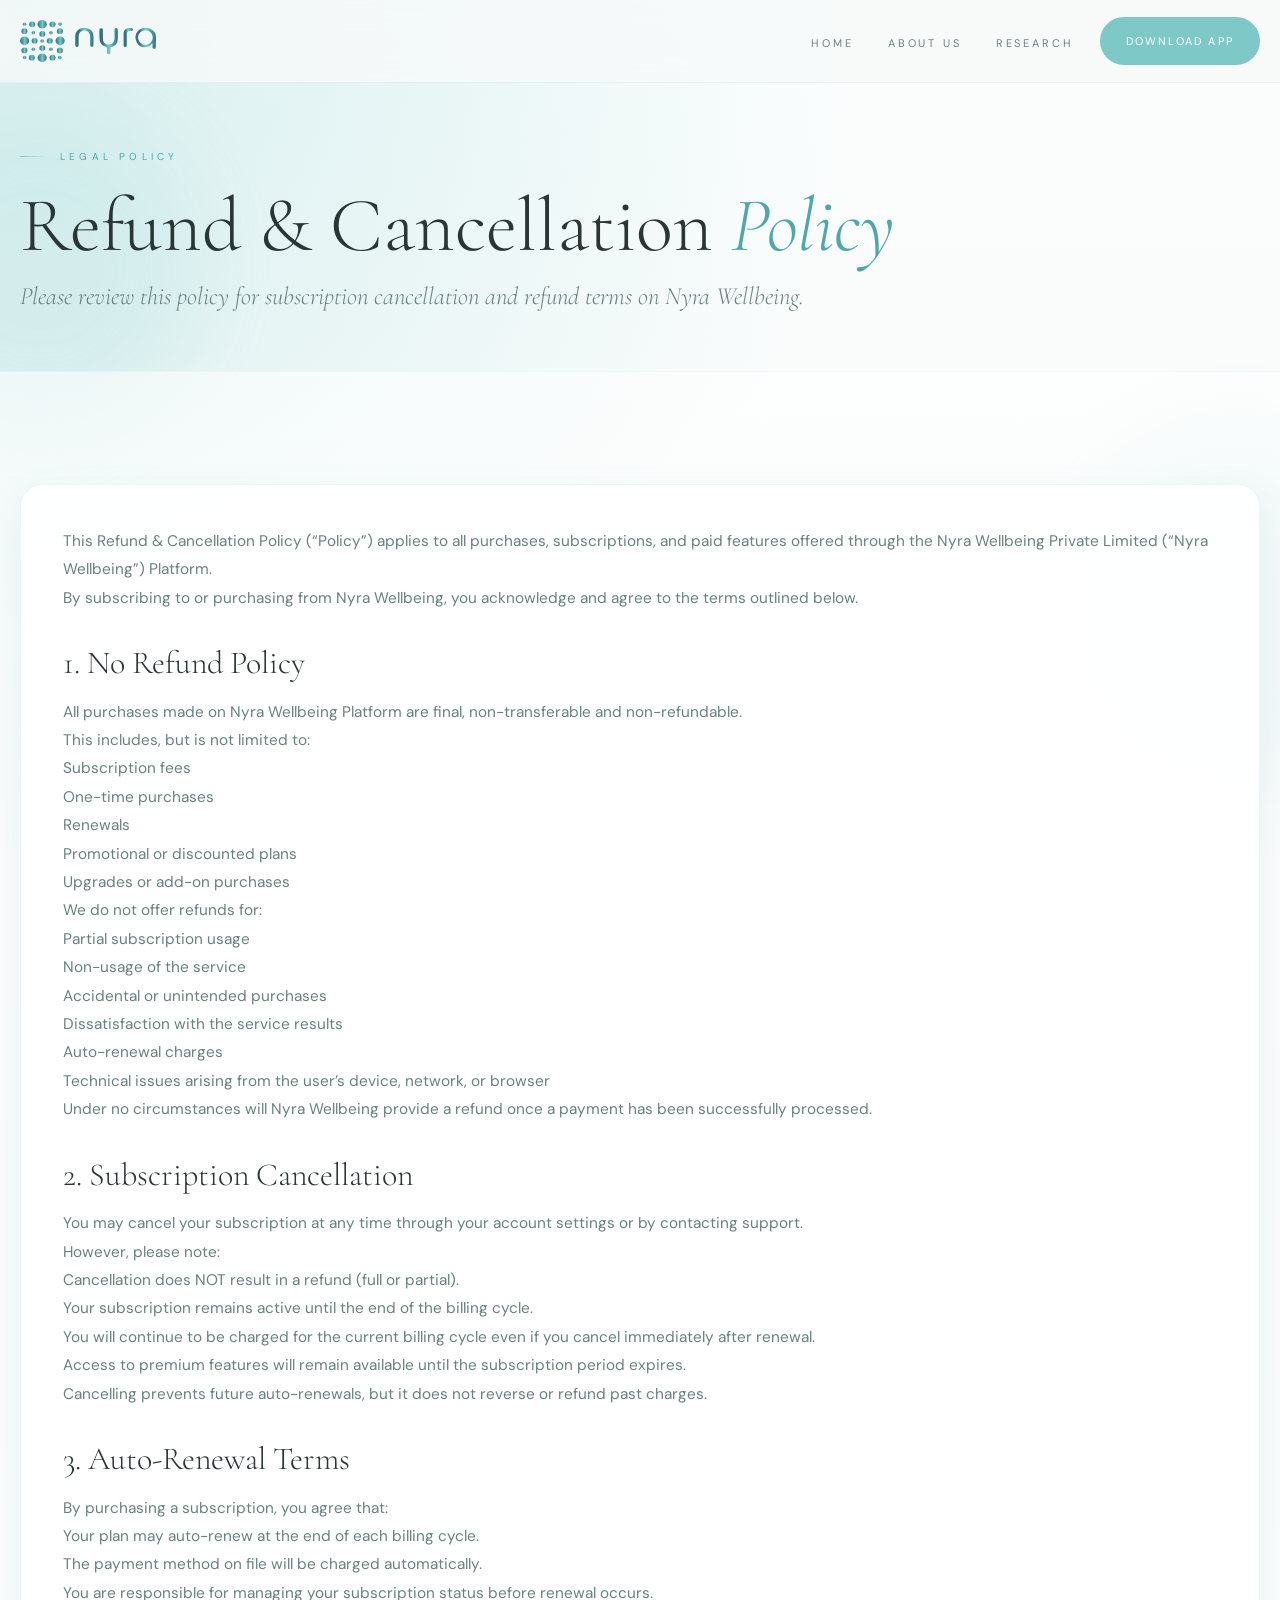
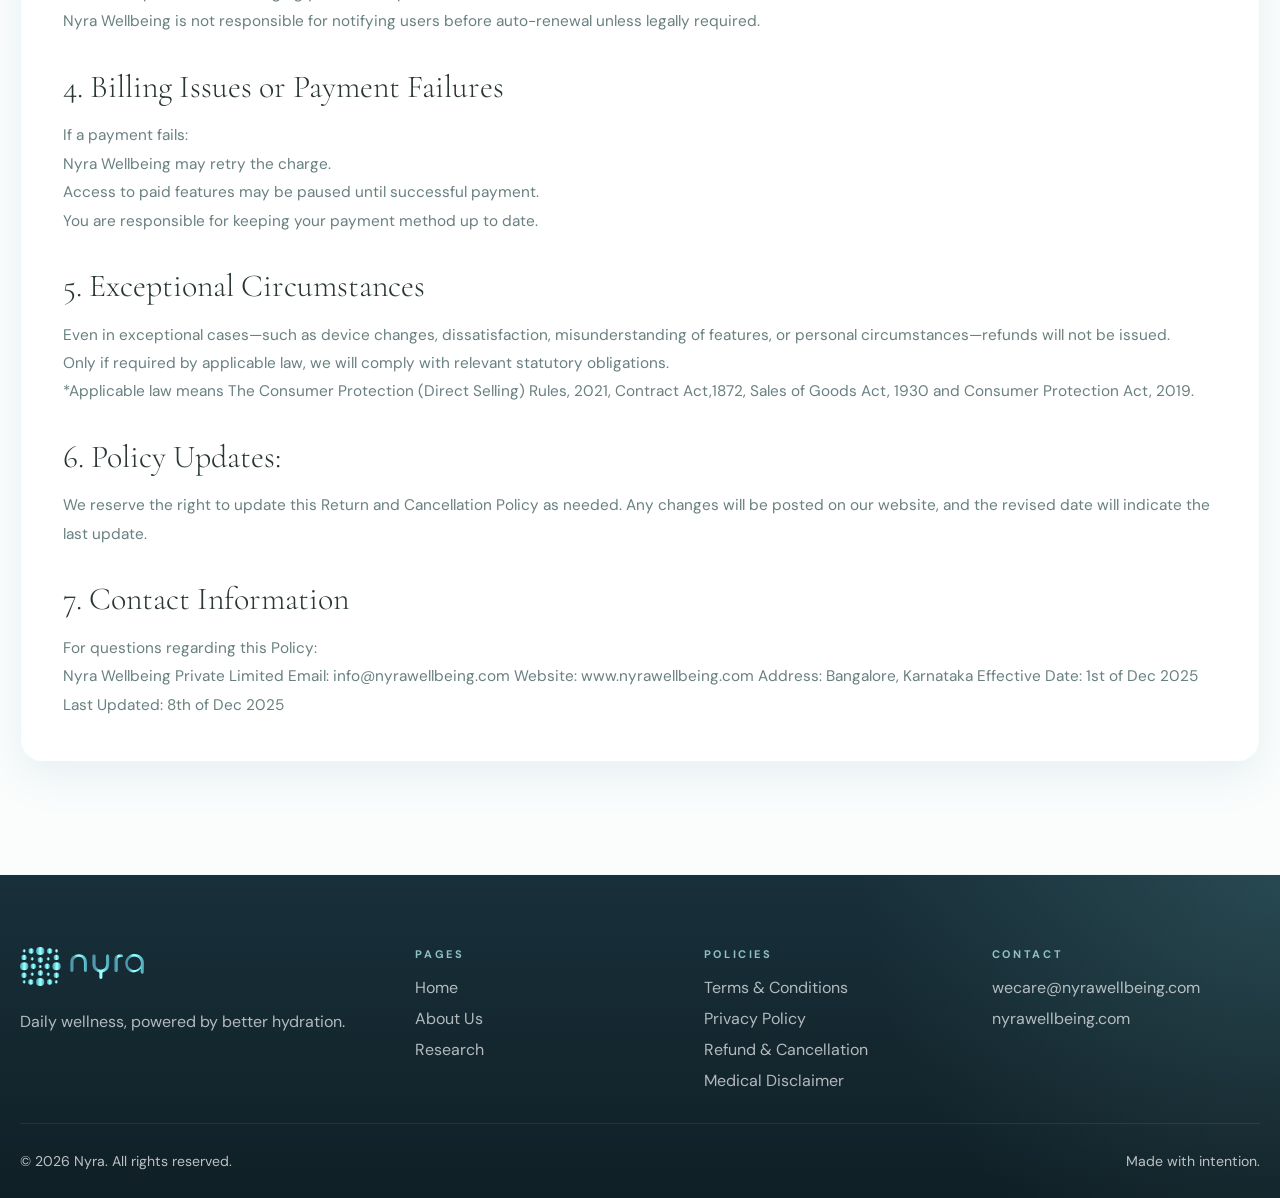
<file: refund-cancellation-policy.html>
<!DOCTYPE html>
<html lang="en">
<head>
  <meta charset="UTF-8">
  <meta name="viewport" content="width=device-width, initial-scale=1.0">
  <title>Refund &amp; Cancellation Policy | Nyra</title>
  <meta name="description" content="Read Nyra Wellbeing's Refund &amp; Cancellation Policy for subscriptions and purchases.">
  <link rel="icon" href="logo.svg" type="image/svg+xml">
  <link rel="stylesheet" href="styles.css">
</head>
<body class="is-loading">
  <div class="preloader" data-preloader aria-hidden="true">
    <div class="preloader__orb">
      <span class="preloader__ring"></span>
      <span class="preloader__ring"></span>
      <span class="preloader__ring"></span>
      <div class="preloader__logo-wrap">
        <img class="preloader__logo" src="logo.svg" alt="Nyra logo">
      </div>
      <span class="preloader__label">Loading Nyra</span>
    </div>
  </div>

  <div class="page-shell">
    <header class="site-header">
      <div class="container site-header__inner">
        <a class="brand" href="index.html" aria-label="Nyra home"><img src="logo.svg" alt="Nyra"></a>
        <button class="nav-toggle" type="button" aria-label="Toggle navigation" aria-expanded="false" data-nav-toggle><span></span></button>
        <nav class="site-nav" data-site-nav aria-label="Primary">
          <ul class="site-nav__links">
            <li><a href="index.html">Home</a></li>
            <li><a href="about.html">About Us</a></li>
            <li><a href="research.html">Research</a></li>
          </ul>
          <a class="button" href="https://app.nyrawellbeing.com/plans">Download App</a>
        </nav>
      </div>
    </header>

    <main>
      <section class="page-hero">
        <div class="container">
          <div class="eyebrow">Legal Policy</div>
          <h1 class="display">Refund &amp; Cancellation <em>Policy</em></h1>
          <p class="hero__sub">Please review this policy for subscription cancellation and refund terms on Nyra Wellbeing.</p>
        </div>
      </section>

      <section class="section section-surface">
        <div class="container">
          <article class="panel" style="background: rgba(255,255,255,0.9);">
            <p>This Refund &amp; Cancellation Policy (“Policy”) applies to all purchases, subscriptions, and paid features offered through the Nyra Wellbeing Private Limited (“Nyra Wellbeing”) Platform.</p>
            <p>By subscribing to or purchasing from Nyra Wellbeing, you acknowledge and agree to the terms outlined below.</p>
            <h2 class="heading" style="font-size: 2rem; margin-top: 34px;">1. No Refund Policy</h2>
            <p>All purchases made on Nyra Wellbeing Platform are final, non-transferable and non-refundable.</p>
            <p>This includes, but is not limited to:</p>
            <p>Subscription fees</p>
            <p>One-time purchases</p>
            <p>Renewals</p>
            <p>Promotional or discounted plans</p>
            <p>Upgrades or add-on purchases</p>
            <p>We do not offer refunds for:</p>
            <p>Partial subscription usage</p>
            <p>Non-usage of the service</p>
            <p>Accidental or unintended purchases</p>
            <p>Dissatisfaction with the service results</p>
            <p>Auto-renewal charges</p>
            <p>Technical issues arising from the user’s device, network, or browser</p>
            <p>Under no circumstances will Nyra Wellbeing provide a refund once a payment has been successfully processed.</p>
            <h2 class="heading" style="font-size: 2rem; margin-top: 34px;">2. Subscription Cancellation</h2>
            <p>You may cancel your subscription at any time through your account settings or by contacting support.</p>
            <p>However, please note:</p>
            <p>Cancellation does NOT result in a refund (full or partial).</p>
            <p>Your subscription remains active until the end of the billing cycle.</p>
            <p>You will continue to be charged for the current billing cycle even if you cancel immediately after renewal.</p>
            <p>Access to premium features will remain available until the subscription period expires.</p>
            <p>Cancelling prevents future auto-renewals, but it does not reverse or refund past charges.</p>
            <h2 class="heading" style="font-size: 2rem; margin-top: 34px;">3. Auto-Renewal Terms</h2>
            <p>By purchasing a subscription, you agree that:</p>
            <p>Your plan may auto-renew at the end of each billing cycle.</p>
            <p>The payment method on file will be charged automatically.</p>
            <p>You are responsible for managing your subscription status before renewal occurs.</p>
            <p>Nyra Wellbeing is not responsible for notifying users before auto-renewal unless legally required.</p>
            <h2 class="heading" style="font-size: 2rem; margin-top: 34px;">4. Billing Issues or Payment Failures</h2>
            <p>If a payment fails:</p>
            <p>Nyra Wellbeing may retry the charge.</p>
            <p>Access to paid features may be paused until successful payment.</p>
            <p>You are responsible for keeping your payment method up to date.</p>
            <h2 class="heading" style="font-size: 2rem; margin-top: 34px;">5. Exceptional Circumstances</h2>
            <p>Even in exceptional cases—such as device changes, dissatisfaction, misunderstanding of features, or personal circumstances—refunds will not be issued.</p>
            <p>Only if required by applicable law, we will comply with relevant statutory obligations.</p>
            <p>*Applicable law means The Consumer Protection (Direct Selling) Rules, 2021, Contract Act,1872, Sales of Goods Act, 1930 and Consumer Protection Act, 2019.</p>
            <h2 class="heading" style="font-size: 2rem; margin-top: 34px;">6.	Policy Updates:</h2>
<p>We reserve the right to update this Return and Cancellation Policy as needed. Any changes will be posted on our website, and the revised date will indicate the last update.</p>
            <h2 class="heading" style="font-size: 2rem; margin-top: 34px;">7. Contact Information</h2>
            <p>For questions regarding this Policy:</p>
            <p>Nyra Wellbeing Private Limited
Email: info@nyrawellbeing.com
Website: www.nyrawellbeing.com
Address: Bangalore, Karnataka

Effective Date: 1st of Dec 2025
Last Updated: 8th of Dec 2025</p>
          </article>
        </div>
      </section>
    </main>

    <footer class="footer">
      <div class="container">
        <div class="footer-grid">
          <div><a class="brand" href="index.html" aria-label="Nyra home"><img src="logo.svg" alt="Nyra"></a><p style="max-width: 360px; line-height: 1.85;">Daily wellness, powered by better hydration.</p></div>
          <div><h3>Pages</h3><ul><li><a href="index.html">Home</a></li><li><a href="about.html">About Us</a></li><li><a href="research.html">Research</a></li></ul></div>
          <div><h3>Policies</h3><ul><li><a href="terms-conditions.html">Terms &amp; Conditions</a></li><li><a href="privacy-policy.html">Privacy Policy</a></li><li><a href="refund-cancellation-policy.html">Refund &amp; Cancellation</a></li><li><a href="medical-disclaimer.html">Medical Disclaimer</a></li></ul></div>
          <div><h3>Contact</h3><ul><li><a href="mailto:wecare@nyrawellbeing.com">wecare@nyrawellbeing.com</a></li><li><a href="https://nyrawellbeing.com/" target="_blank" rel="noreferrer">nyrawellbeing.com</a></li></ul></div>
        </div>
        <div class="footer-bottom"><span>&copy; <span data-year></span> Nyra. All rights reserved.</span><span>Made with intention.</span></div>
      </div>
    </footer>
  </div>

  <script src="script.js"></script>
</body>
</html>
</file>
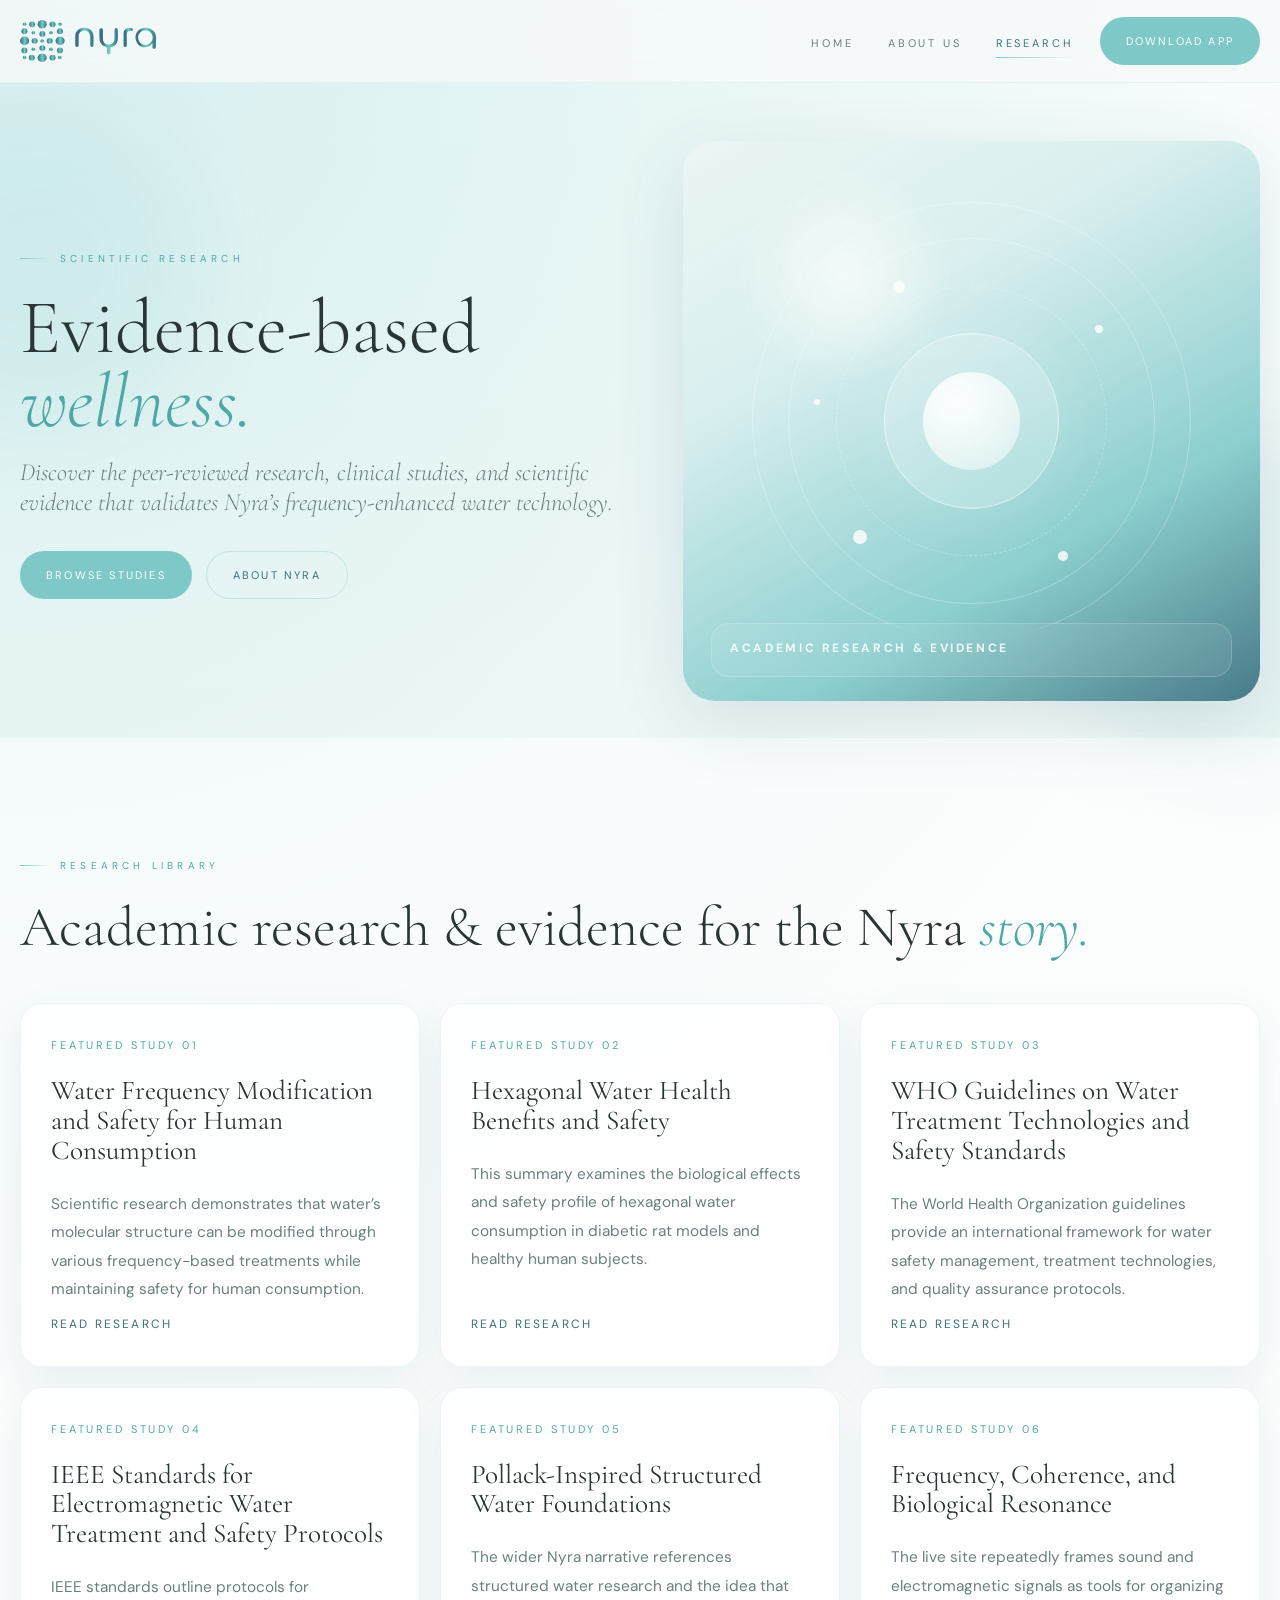
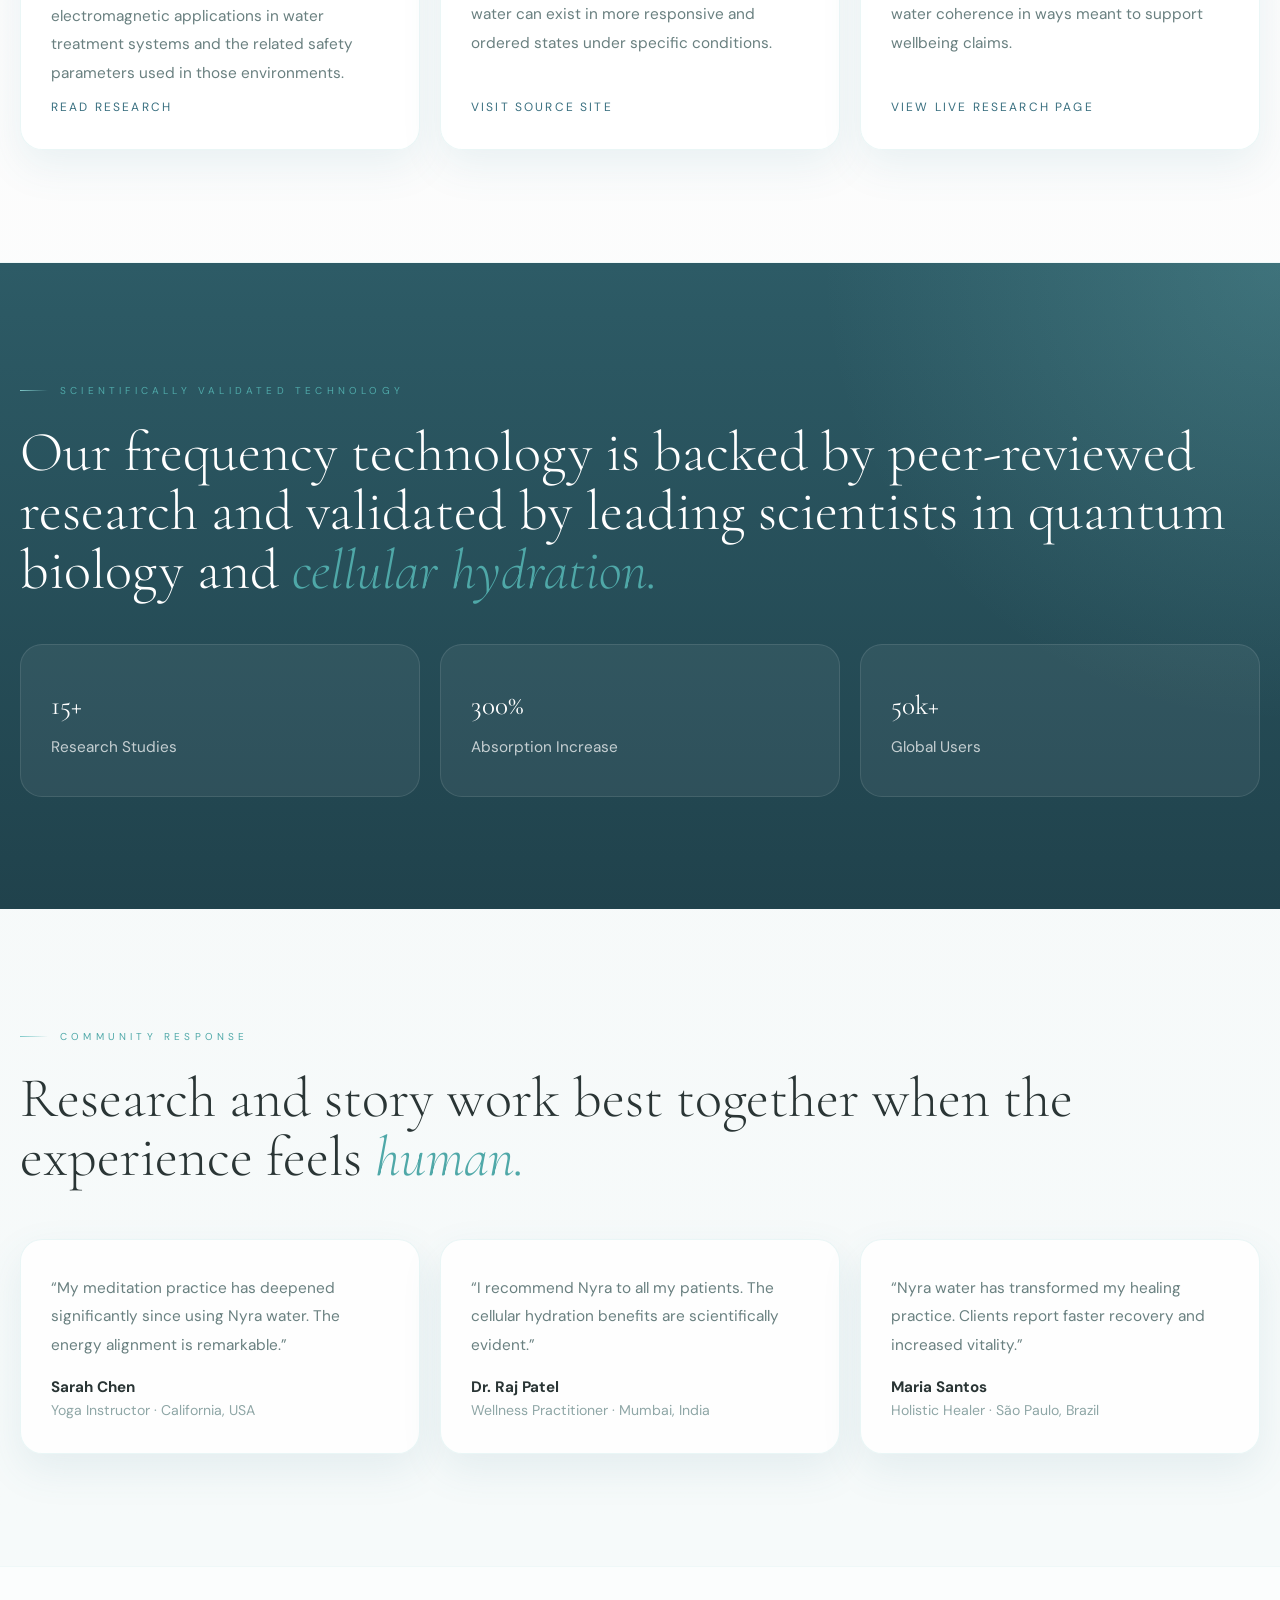
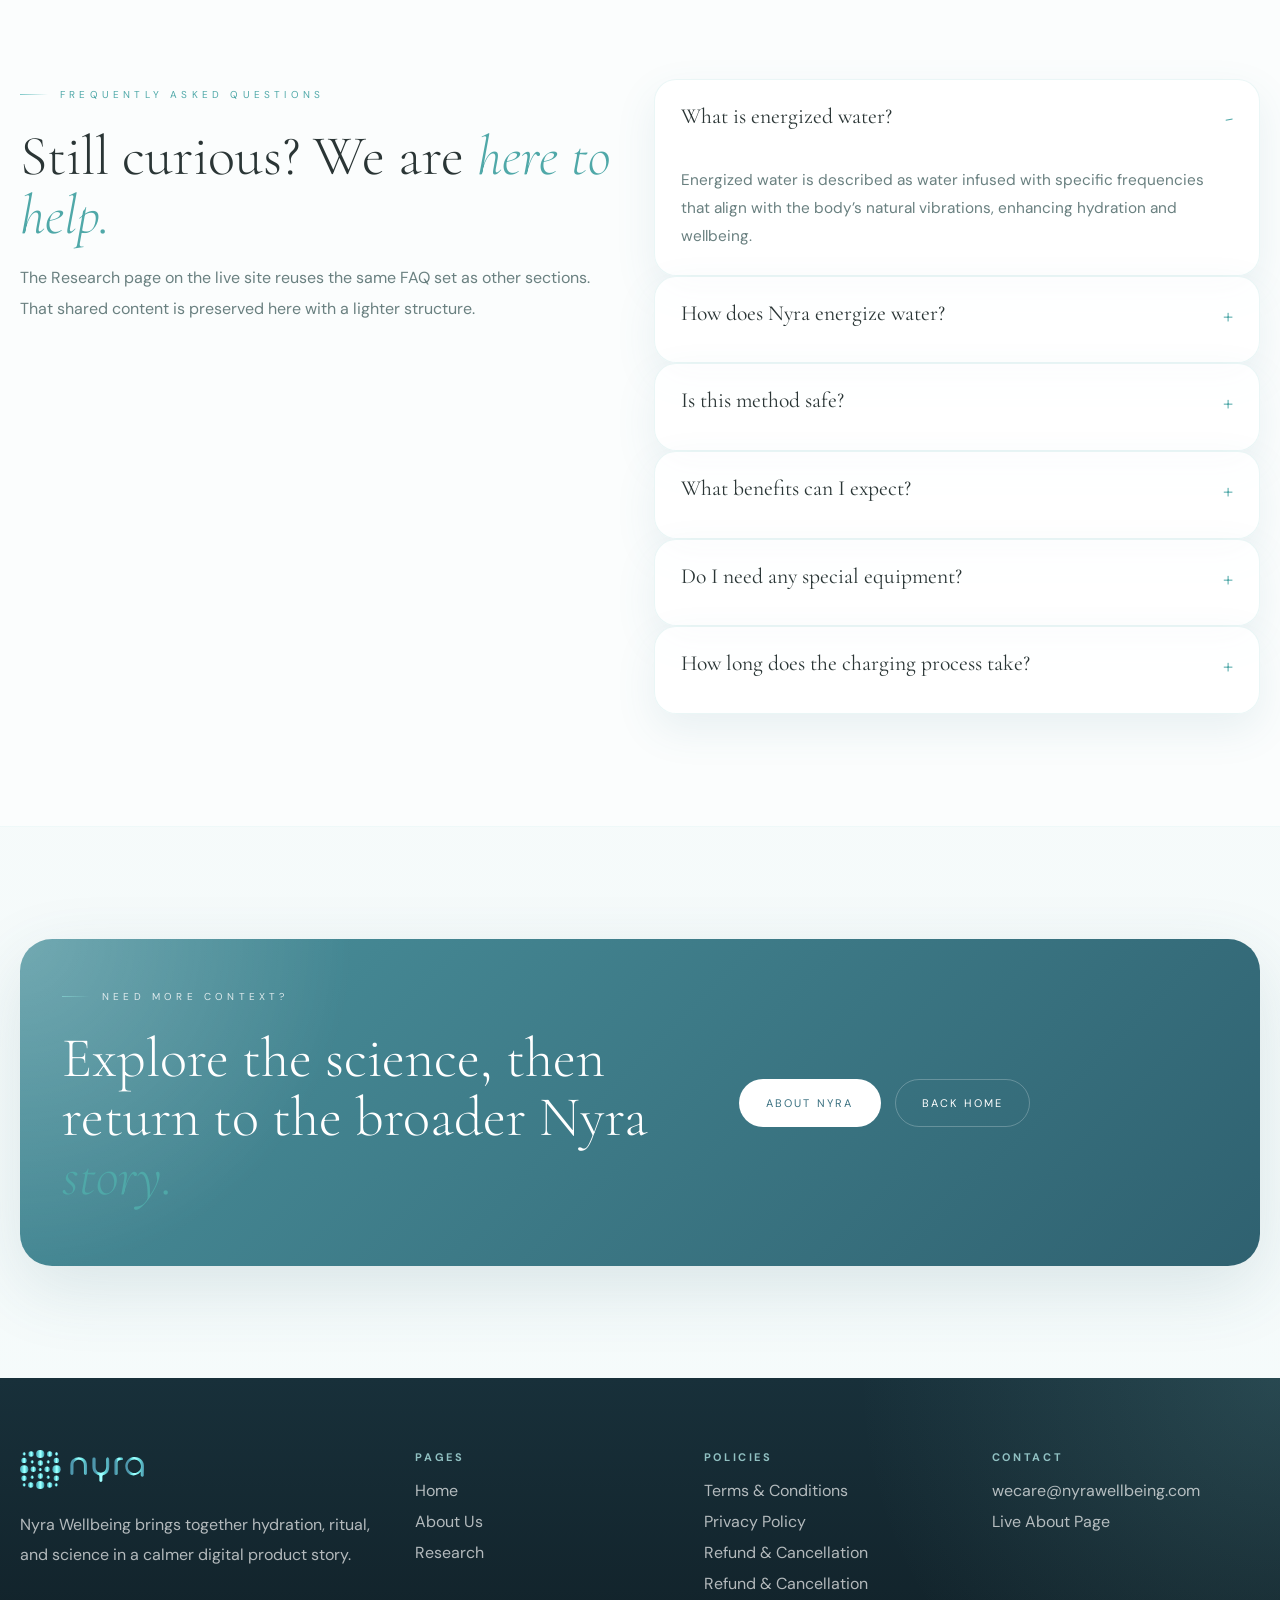
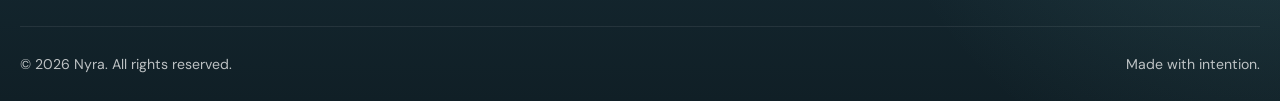
<file: research.html>
<!DOCTYPE html>
<html lang="en">
<head>
  <meta charset="UTF-8">
  <meta name="viewport" content="width=device-width, initial-scale=1.0">
  <title>Research | Nyra</title>
  <meta name="description" content="Explore the scientific research, studies, and evidence pages referenced by Nyra Wellbeing.">
  <link rel="icon" href="logo.svg" type="image/svg+xml">
  <link rel="stylesheet" href="styles.css">
</head>
<body class="is-loading">
  <div class="preloader" data-preloader aria-hidden="true">
    <div class="preloader__orb">
      <span class="preloader__ring"></span>
      <span class="preloader__ring"></span>
      <span class="preloader__ring"></span>
      <div class="preloader__logo-wrap">
        <img class="preloader__logo" src="logo.svg" alt="Nyra logo">
      </div>
      <span class="preloader__label">Loading Nyra</span>
    </div>
  </div>

  <div class="page-shell">
    <header class="site-header">
      <div class="container site-header__inner">
        <a class="brand" href="index.html" aria-label="Nyra home"><img src="logo.svg" alt="Nyra"></a>
        <button class="nav-toggle" type="button" aria-label="Toggle navigation" aria-expanded="false" data-nav-toggle><span></span></button>
        <nav class="site-nav" data-site-nav aria-label="Primary">
          <ul class="site-nav__links">
            <li><a href="index.html">Home</a></li>
            <li><a href="about.html">About Us</a></li>
            <li><a href="research.html" aria-current="page">Research</a></li>
          </ul>
          <a class="button" href="https://app.nyrawellbeing.com/plans">Download App</a>
        </nav>
      </div>
    </header>

    <main>
      <section class="page-hero">
        <div class="container page-hero__grid">
          <div>
            <div class="eyebrow">Scientific Research</div>
            <h1 class="display">Evidence-based <em>wellness.</em></h1>
            <p class="hero__sub">Discover the peer-reviewed research, clinical studies, and scientific evidence that validates Nyra’s frequency-enhanced water technology.</p>
            
            <div class="hero__actions">
              <a class="button" href="#research-library">Browse Studies</a>
              <a class="button-ghost" href="about.html">About Nyra</a>
            </div>
          </div>
          <div class="page-visual">
            <div class="page-visual__inner">
              <div class="hero-orb">
                <span class="ring"></span><span class="ring"></span><span class="ring"></span><span class="ring"></span>
                <span class="spark spark--1"></span><span class="spark spark--2"></span><span class="spark spark--3"></span><span class="spark spark--4"></span><span class="spark spark--5"></span>
                <div class="orb-core"></div>
              </div>
            </div>
            <div class="page-visual__caption"><strong>Academic Research &amp; Evidence</strong></div>
          </div>
        </div>
      </section>

      

      <section class="section section-surface" id="research-library">
        <div class="container">
          <div class="eyebrow">Research Library</div>
          <h2 class="heading">Academic research &amp; evidence for the Nyra <em>story.</em></h2>
          
          <div class="study-grid">
            <article class="study-card"><div class="study-card__meta">Featured Study 01</div><h3>Water Frequency Modification and Safety for Human Consumption</h3><p>Scientific research demonstrates that water’s molecular structure can be modified through various frequency-based treatments while maintaining safety for human consumption.</p><a href="Featured-Study-01.html" target="_blank" rel="noreferrer">Read research</a></article>
            <article class="study-card"><div class="study-card__meta">Featured Study 02</div><h3>Hexagonal Water Health Benefits and Safety</h3><p>This summary examines the biological effects and safety profile of hexagonal water consumption in diabetic rat models and healthy human subjects.</p><a href="Featured-Study-02.html" target="_blank" rel="noreferrer">Read research</a></article>
            <article class="study-card"><div class="study-card__meta">Featured Study 03</div><h3>WHO Guidelines on Water Treatment Technologies and Safety Standards</h3><p>The World Health Organization guidelines provide an international framework for water safety management, treatment technologies, and quality assurance protocols.</p><a href="Featured-Study-03.html" target="_blank" rel="noreferrer">Read research</a></article>
            <article class="study-card"><div class="study-card__meta">Featured Study 04</div><h3>IEEE Standards for Electromagnetic Water Treatment and Safety Protocols</h3><p>IEEE standards outline protocols for electromagnetic applications in water treatment systems and the related safety parameters used in those environments.</p><a href="Featured-Study-04.html" target="_blank" rel="noreferrer">Read research</a></article>
            <article class="study-card"><div class="study-card__meta">Featured Study 05</div><h3>Pollack-Inspired Structured Water Foundations</h3><p>The wider Nyra narrative references structured water research and the idea that water can exist in more responsive and ordered states under specific conditions.</p><a href="Featured-Study-05.html" target="_blank" rel="noreferrer">Visit source site</a></article>
            <article class="study-card"><div class="study-card__meta">Featured Study 06</div><h3>Frequency, Coherence, and Biological Resonance</h3><p>The live site repeatedly frames sound and electromagnetic signals as tools for organizing water coherence in ways meant to support wellbeing claims.</p><a href="Featured-Study-06.html" target="_blank" rel="noreferrer">View live research page</a></article>
          </div>
        </div>
      </section>

      <section class="section section-dark">
        <div class="container">
          <div class="eyebrow">Scientifically Validated Technology</div>
          <h2 class="heading">Our frequency technology is backed by peer-reviewed research and validated by
leading scientists in quantum biology and <em>cellular hydration.</em></h2>
          <div class="timeline-grid" style="margin-top: 44px;">
            <article class="timeline-card"><div class="timeline-card__step"></div><h3>15+</h3><p>Research Studies</p></article>
            <article class="timeline-card"><div class="timeline-card__step"></div><h3>300%</h3><p>Absorption Increase</p></article>
            <article class="timeline-card"><div class="timeline-card__step"></div><h3>50k+</h3><p>Global Users</p></article>
          </div>
        </div>
      </section>

      <section class="section">
        <div class="container">
          <div class="eyebrow">Community Response</div>
          <h2 class="heading">Research and story work best together when the experience feels <em>human.</em></h2>
          <div class="testimonial-strip">
            <article class="quote-card"><p class="quote-card__quote">“My meditation practice has deepened significantly since using Nyra water. The energy alignment is remarkable.”</p><div class="quote-card__author"><strong>Sarah Chen</strong><span>Yoga Instructor · California, USA</span></div></article>
            <article class="quote-card"><p class="quote-card__quote">“I recommend Nyra to all my patients. The cellular hydration benefits are scientifically evident.”</p><div class="quote-card__author"><strong>Dr. Raj Patel</strong><span>Wellness Practitioner · Mumbai, India</span></div></article>
            <article class="quote-card"><p class="quote-card__quote">“Nyra water has transformed my healing practice. Clients report faster recovery and increased vitality.”</p><div class="quote-card__author"><strong>Maria Santos</strong><span>Holistic Healer · São Paulo, Brazil</span></div></article>
          </div>
        </div>
      </section>

      <section class="section section-surface">
        <div class="container faq-grid">
          <div>
            <div class="eyebrow">Frequently Asked Questions</div>
            <h2 class="heading">Still curious? We are <em>here to help.</em></h2>
            <p class="intro">The Research page on the live site reuses the same FAQ set as other sections. That shared content is preserved here with a lighter structure.</p>
          </div>
          <div>
            <details class="faq-item" open><summary>What is energized water?</summary><p>Energized water is described as water infused with specific frequencies that align with the body’s natural vibrations, enhancing hydration and wellbeing.</p></details>
            <details class="faq-item"><summary>How does Nyra energize water?</summary><p>The app uses tested frequency patterns and sound vibrations delivered through a mobile device to charge water at a molecular level.</p></details>
            <details class="faq-item"><summary>Is this method safe?</summary><p>Nyra presents the method as non-invasive, eco-friendly, and calibrated to natural resonance patterns.</p></details>
            <details class="faq-item"><summary>What benefits can I expect?</summary><p>Commonly described outcomes include support for hydration, energy, emotional balance, immunity, sleep, and physical performance.</p></details>
            <details class="faq-item"><summary>Do I need any special equipment?</summary><p>No special hardware is required beyond a mobile phone, the Nyra app, and clean drinking water.</p></details>
            <details class="faq-item"><summary>How long does the charging process take?</summary><p>Typical sessions are positioned as lasting between 3 and 10 minutes depending on the wellness goal selected.</p></details>
          </div>
        </div>
      </section>

      <section class="section">
        <div class="container cta-band">
          <div>
            <div class="eyebrow" style="color: rgba(255,255,255,0.8);">Need More Context?</div>
            <h2 class="heading">Explore the science, then return to the broader Nyra <em>story.</em></h2>
            
          </div>
          <div class="hero__actions" style="margin-top: 0;">
            <a class="button-light" href="about.html">About Nyra</a>
            <a class="button-ghost" href="index.html" style="color: white; border-color: rgba(255,255,255,0.24);">Back Home</a>
          </div>
        </div>
      </section>
    </main>

   <footer class="footer">
      <div class="container">
        <div class="footer-grid">
          <div><a class="brand" href="index.html" aria-label="Nyra home"><img src="logo.svg" alt="Nyra"></a><p style="max-width: 360px; line-height: 1.85;">Nyra Wellbeing brings together hydration, ritual, and science in a calmer digital product story.</p></div>
          <div><h3>Pages</h3><ul><li><a href="index.html">Home</a></li><li><a href="about.html">About Us</a></li><li><a href="research.html">Research</a></li></ul></div>
          <div>

            <h3>Policies</h3>

            <ul>

              <li><a href="terms-conditions.html">Terms & Conditions</a></li>
              <li><a href="privacy-policy.html">Privacy Policy</a></li>
              <li><a href="refund-cancellation-policy.html">Refund & Cancellation</a></li>
              <li><a href="medical-disclaimer.html">Refund & Cancellation</a></li>

            </ul>

          </div>
          <div><h3>Contact</h3><ul><li><a href="mailto:wecare@nyrawellbeing.com">wecare@nyrawellbeing.com</a></li><li><a href="https://nyrawellbeing.com/about-us/" target="_blank" rel="noreferrer">Live About Page</a></li></ul></div>
        </div>
        <div class="footer-bottom"><span>&copy; <span data-year></span> Nyra. All rights reserved.</span><span>Made with intention.</span></div>
      </div>
    </footer>
  </div>

  <script src="script.js"></script>
</body>
</html>
</file>
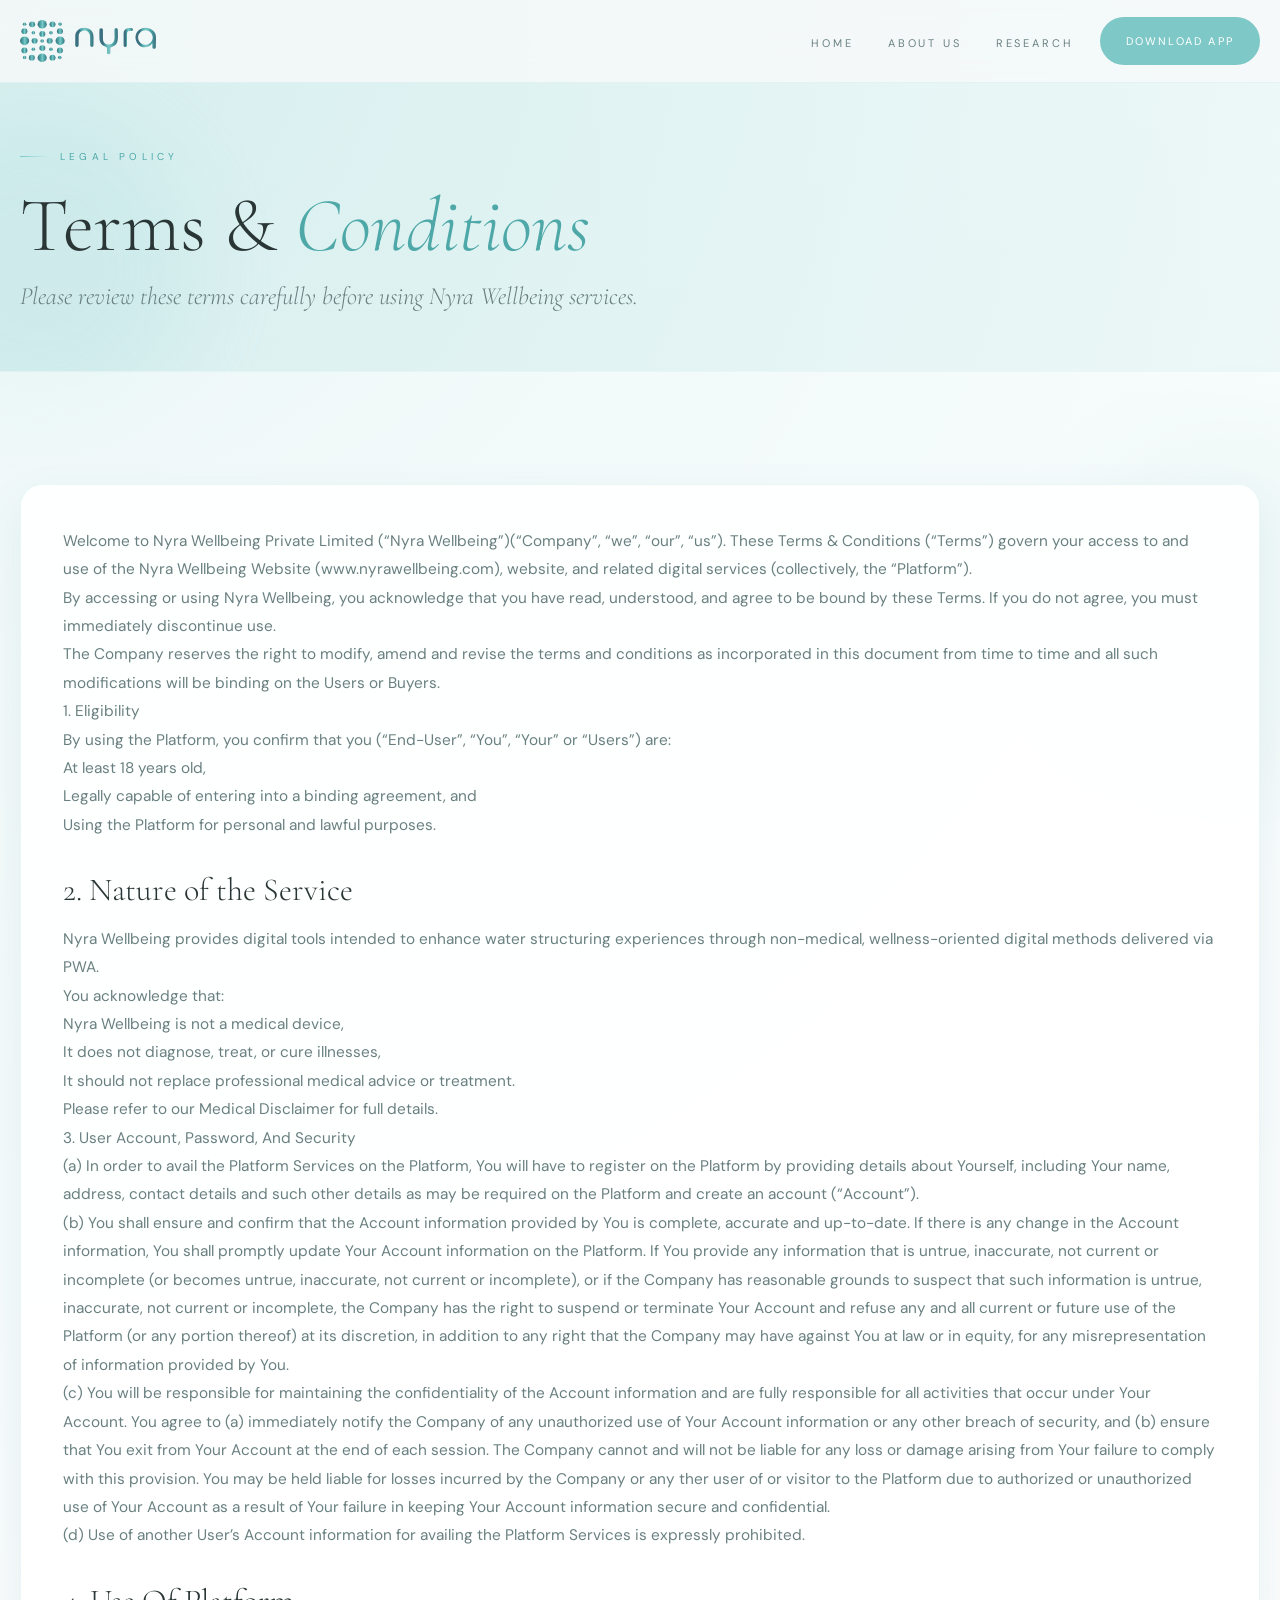
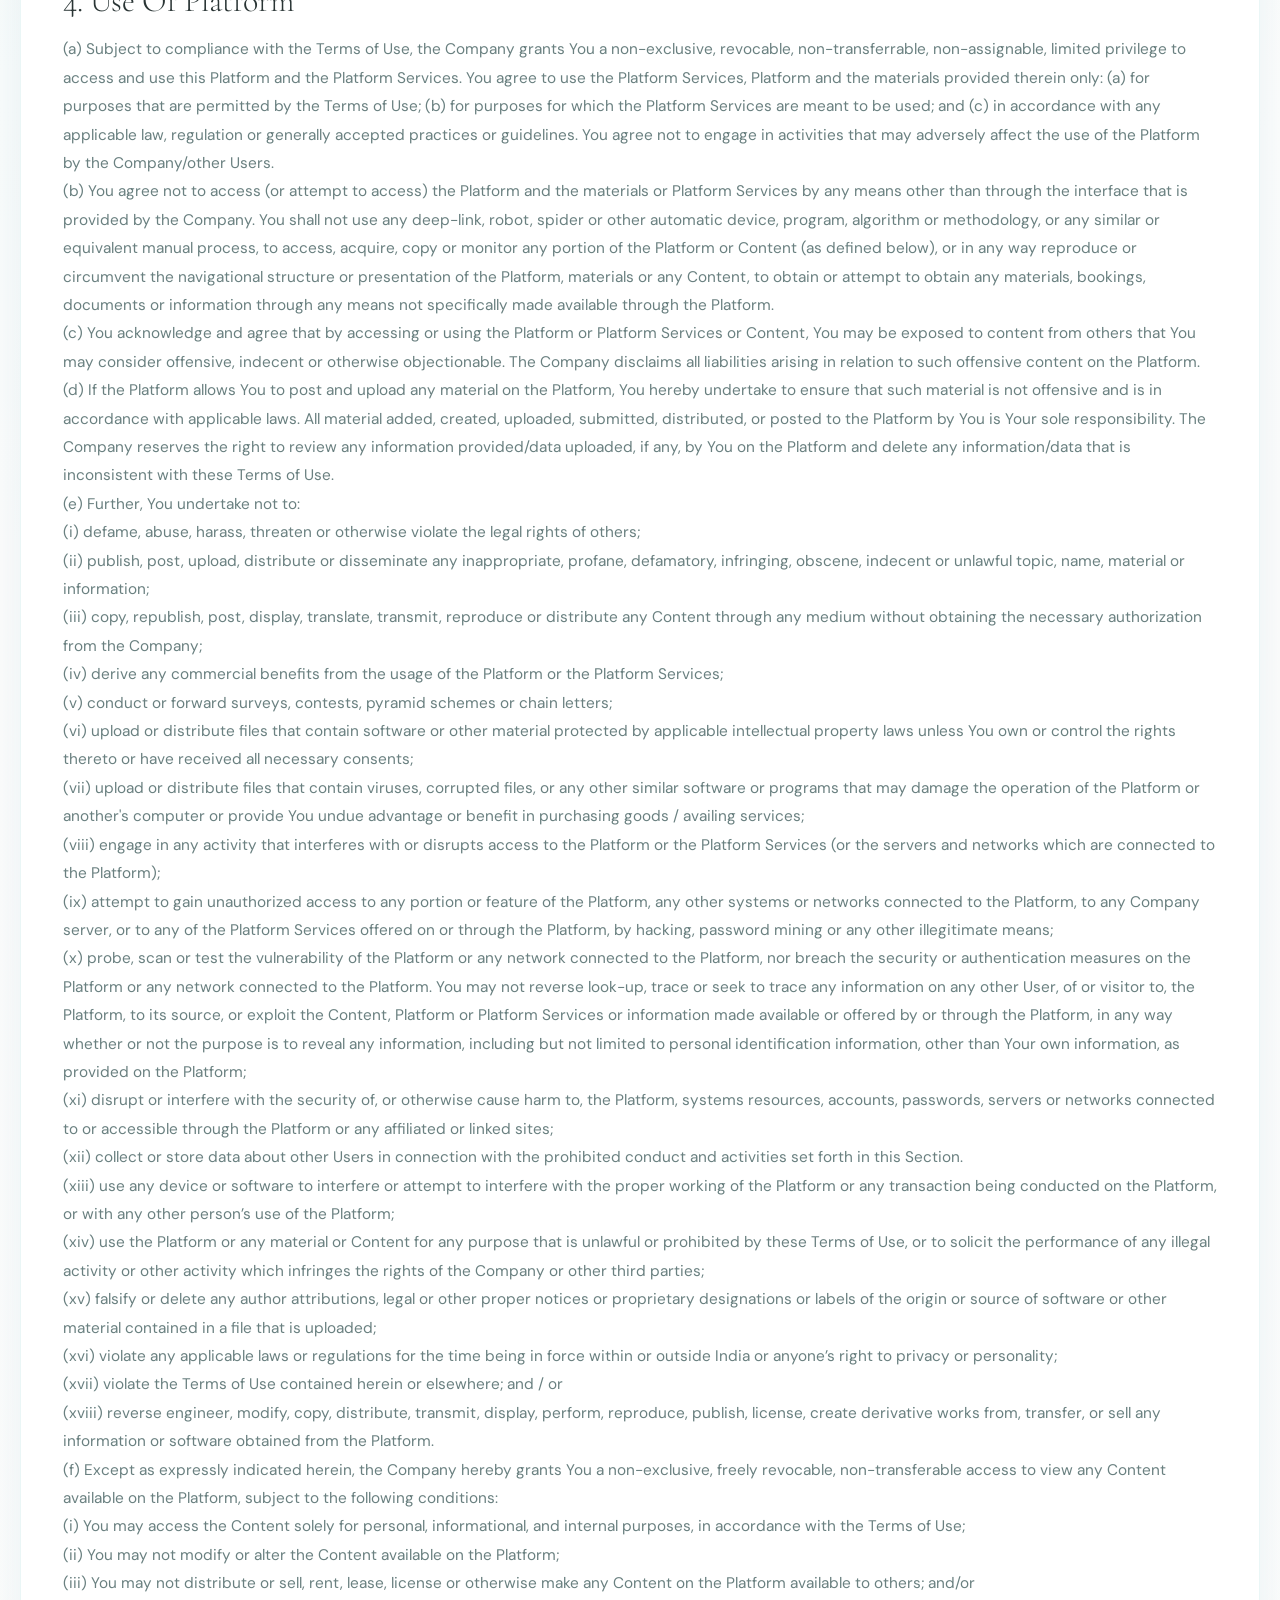
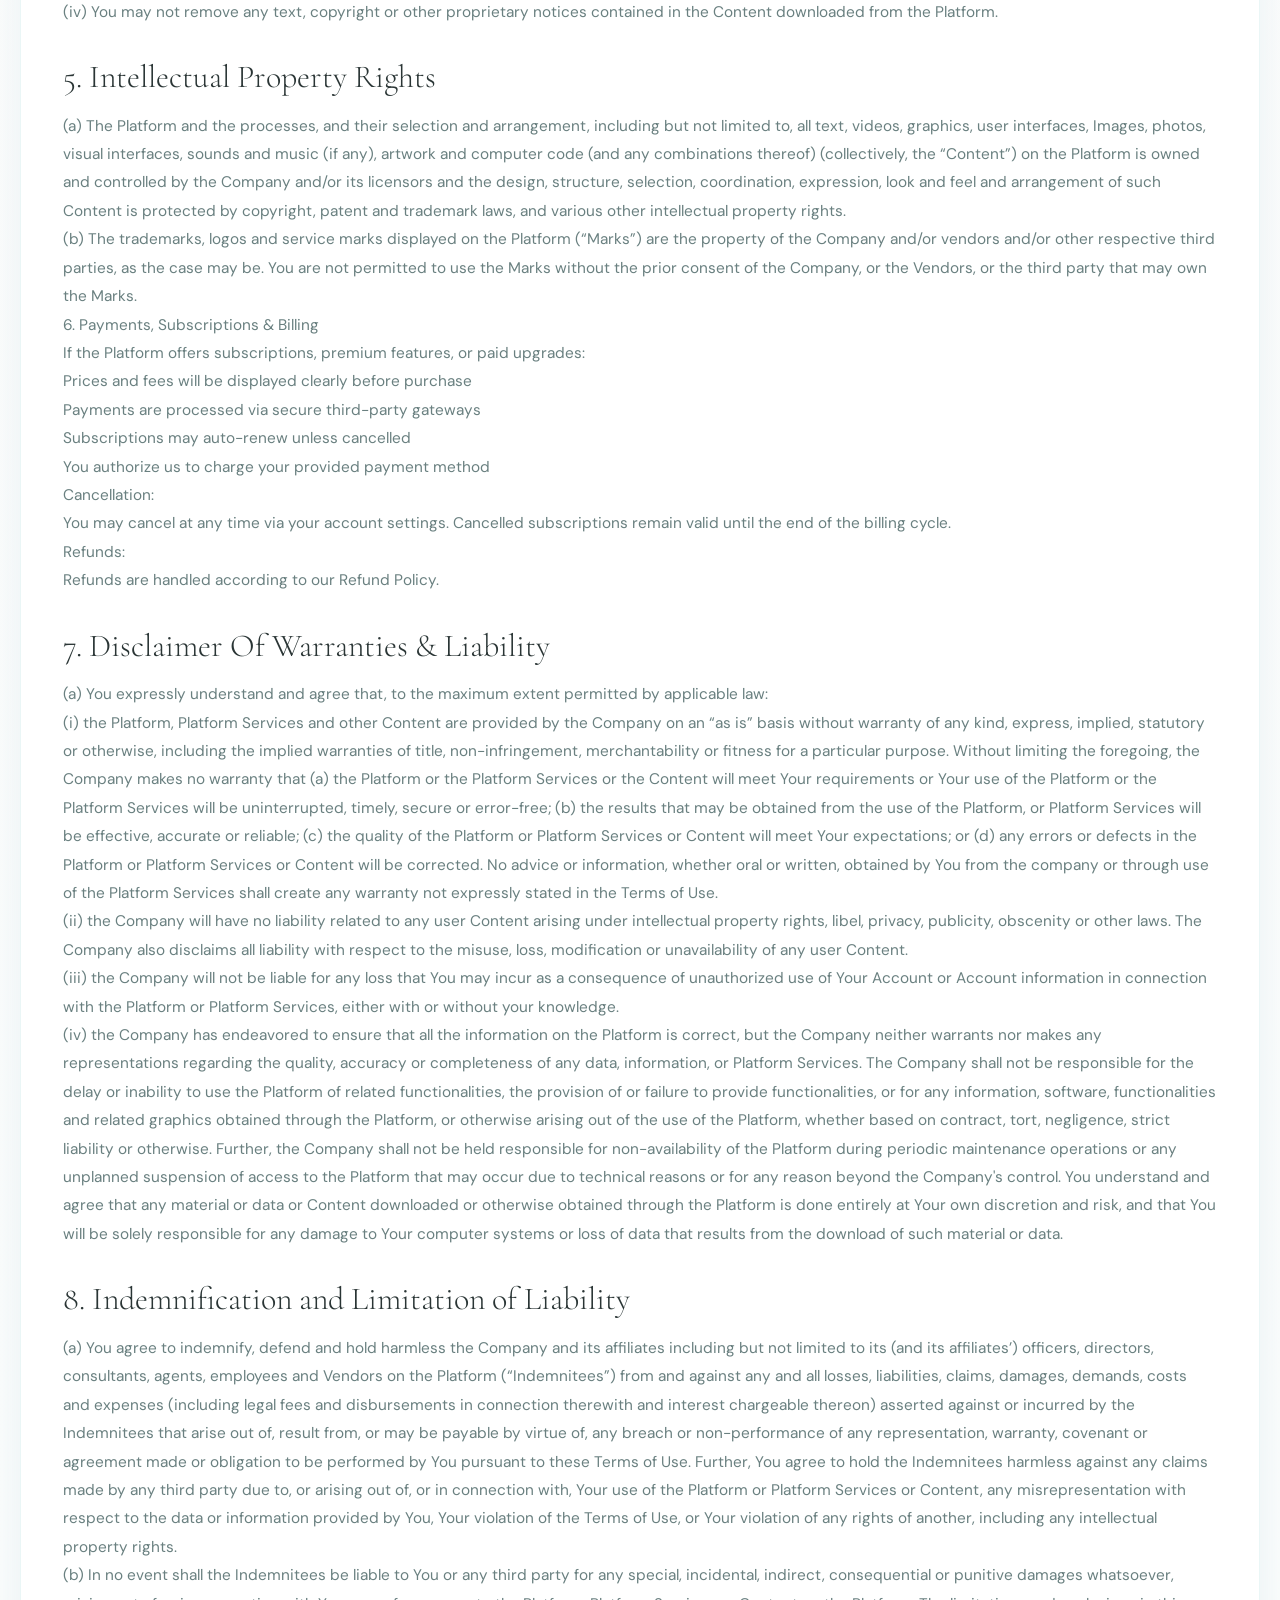
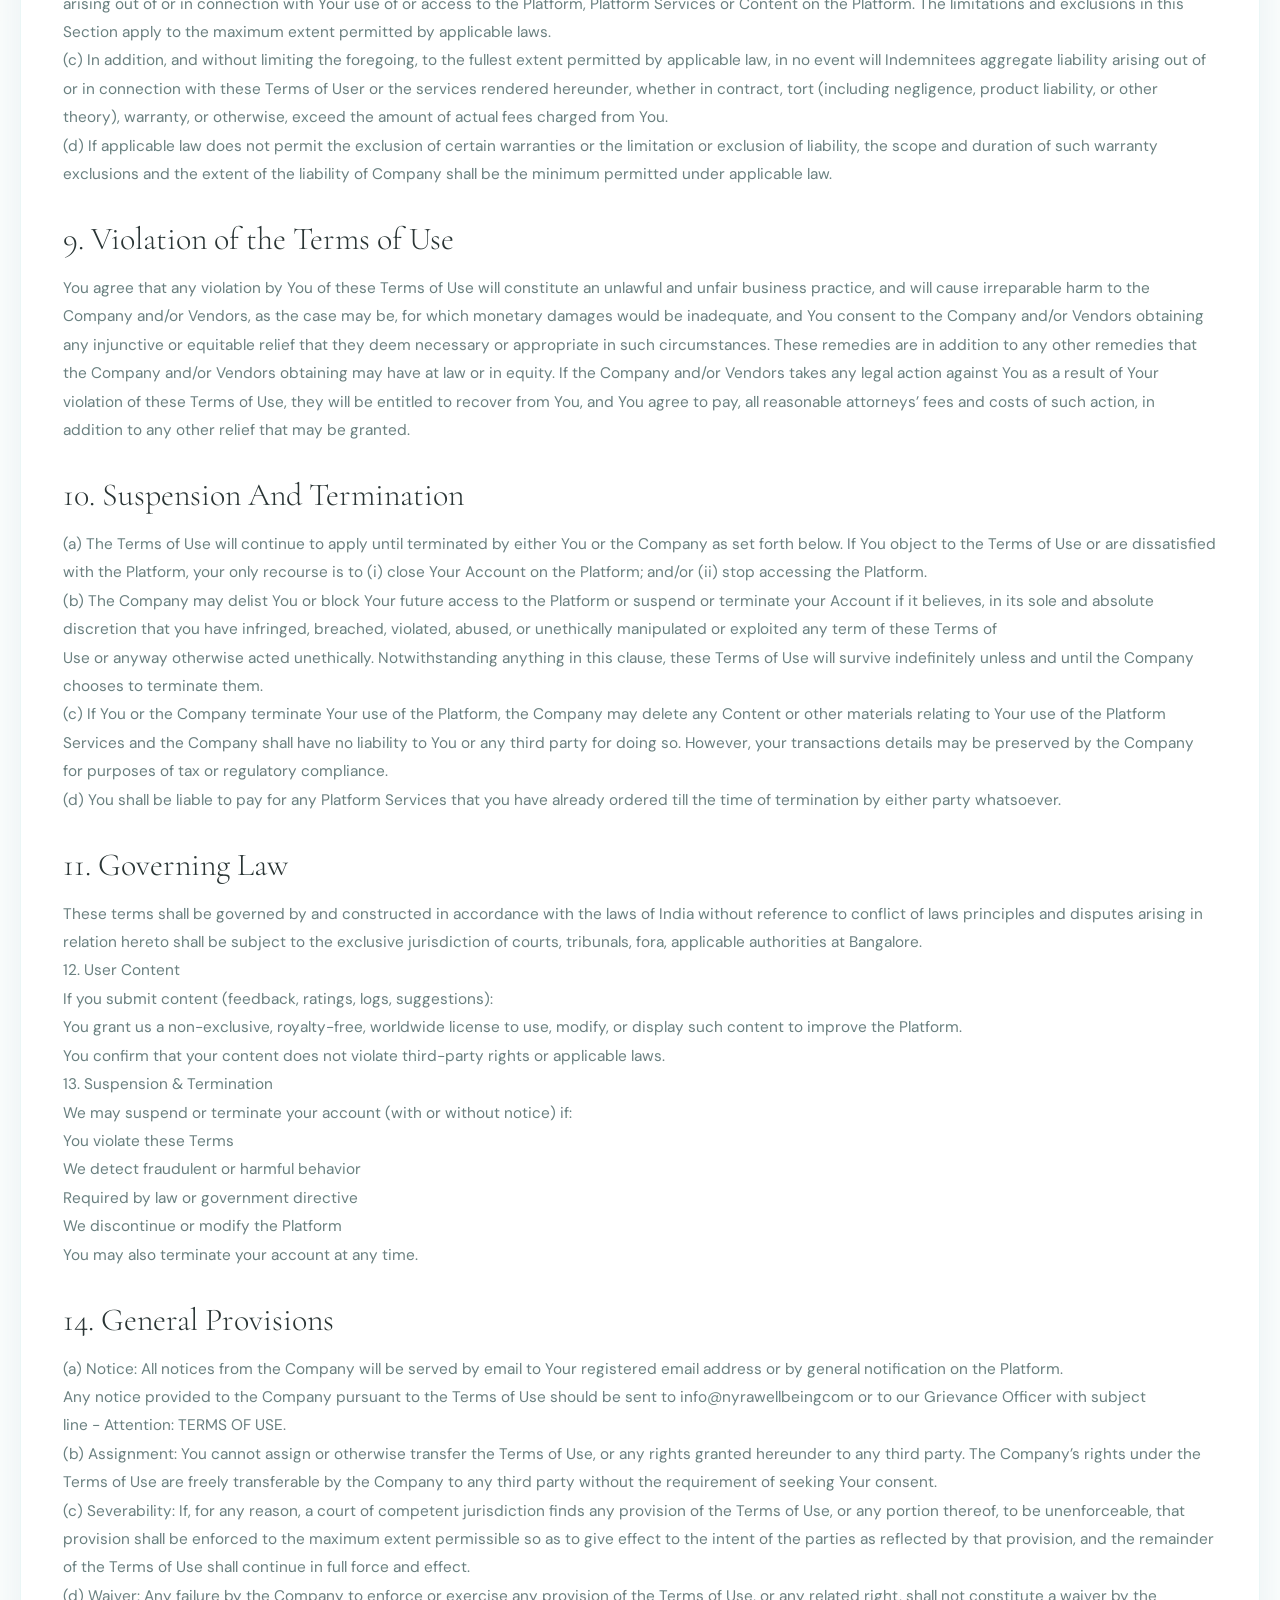
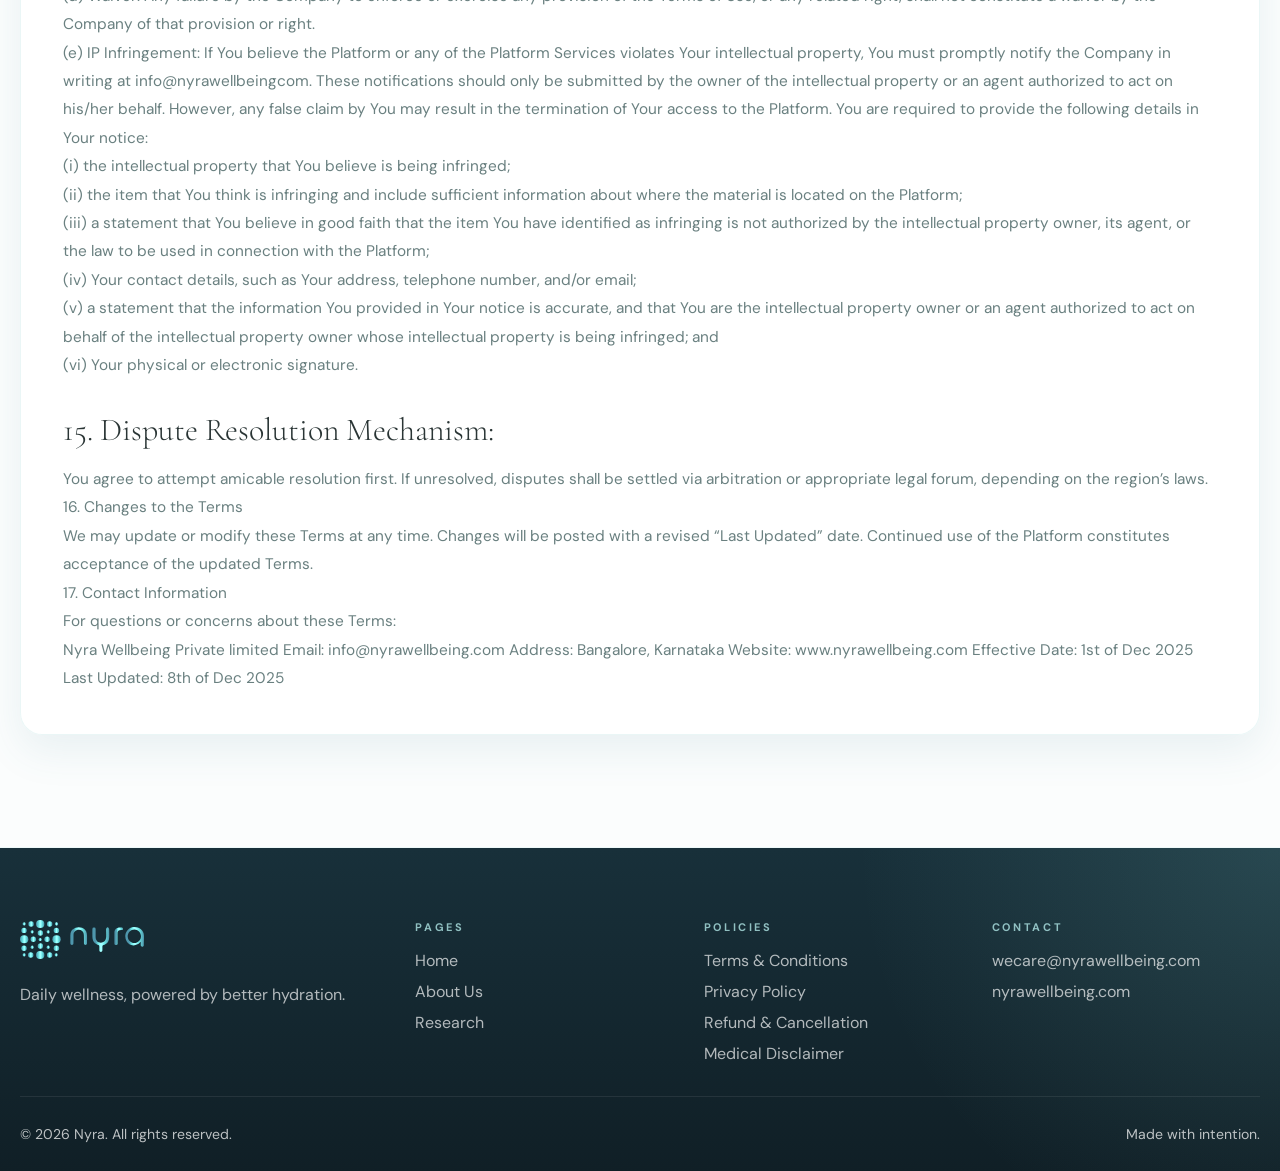
<file: terms-conditions.html>
<!DOCTYPE html>
<html lang="en">
<head>
  <meta charset="UTF-8">
  <meta name="viewport" content="width=device-width, initial-scale=1.0">
  <title>Terms &amp; Conditions | Nyra</title>
  <meta name="description" content="Read the Terms &amp; Conditions for using Nyra Wellbeing's website and digital services.">
  <link rel="icon" href="logo.svg" type="image/svg+xml">
  <link rel="stylesheet" href="styles.css">
</head>
<body class="is-loading">
  <div class="preloader" data-preloader aria-hidden="true">
    <div class="preloader__orb">
      <span class="preloader__ring"></span>
      <span class="preloader__ring"></span>
      <span class="preloader__ring"></span>
      <div class="preloader__logo-wrap">
        <img class="preloader__logo" src="logo.svg" alt="Nyra logo">
      </div>
      <span class="preloader__label">Loading Nyra</span>
    </div>
  </div>

  <div class="page-shell">
    <header class="site-header">
      <div class="container site-header__inner">
        <a class="brand" href="index.html" aria-label="Nyra home"><img src="logo.svg" alt="Nyra"></a>
        <button class="nav-toggle" type="button" aria-label="Toggle navigation" aria-expanded="false" data-nav-toggle><span></span></button>
        <nav class="site-nav" data-site-nav aria-label="Primary">
          <ul class="site-nav__links">
            <li><a href="index.html">Home</a></li>
            <li><a href="about.html">About Us</a></li>
            <li><a href="research.html">Research</a></li>
          </ul>
          <a class="button" href="index.html#cta">Download App</a>
        </nav>
      </div>
    </header>

    <main>
      <section class="page-hero">
        <div class="container">
          <div class="eyebrow">Legal Policy</div>
          <h1 class="display">Terms &amp; <em>Conditions</em></h1>
          <p class="hero__sub">Please review these terms carefully before using Nyra Wellbeing services.</p>
        </div>
      </section>

      <section class="section section-surface">
        <div class="container">
          <article class="panel" style="background: rgba(255,255,255,0.9);">
            <p>Welcome to Nyra Wellbeing Private Limited (“Nyra Wellbeing”)(“Company”, “we”, “our”, “us”).
These Terms &amp; Conditions (“Terms”) govern your access to and use of the Nyra Wellbeing Website (www.nyrawellbeing.com), website, and related digital services (collectively, the “Platform”).</p>
            <p>By accessing or using Nyra Wellbeing, you acknowledge that you have read, understood, and agree to be bound by these Terms. If you do not agree, you must immediately discontinue use.</p>
            <p>The Company reserves the right to modify, amend and revise the terms and conditions as incorporated in this document from time to time and all such modifications will be binding on the Users or Buyers.</p>
            <p>
1. Eligibility</p>
            <p>By using the Platform, you confirm that you (“End-User”, “You”, “Your” or “Users”) are:</p>
            <p>At least 18 years old,</p>
            <p>Legally capable of entering into a binding agreement, and</p>
            <p>Using the Platform for personal and lawful purposes.</p>
            <h2 class="heading" style="font-size: 2rem; margin-top: 34px;">2. Nature of the Service</h2>
            <p>Nyra Wellbeing provides digital tools intended to enhance water structuring experiences through non-medical, wellness-oriented digital methods delivered via PWA.</p>
            <p>You acknowledge that:</p>
            <p>Nyra Wellbeing is not a medical device,</p>
            <p>It does not diagnose, treat, or cure illnesses,</p>
            <p>It should not replace professional medical advice or treatment.</p>
            <p>Please refer to our Medical Disclaimer for full details.</p>
            <p>
3. User Account, Password, And Security </p>
            <p>(a)  In order to avail the Platform Services on the Platform, You will have to register on the Platform by providing details about Yourself, including Your name, address, contact details and such other details as may be required on the Platform and create an account (“Account”). </p>
            <p>(b)  You shall ensure and confirm that the Account information provided by You is complete, accurate and up-to-date. If there is any change in the Account information, You shall promptly update Your Account information on the Platform. If You provide any information that is untrue, inaccurate, not current or incomplete (or becomes untrue, inaccurate, not current or incomplete), or if the Company has reasonable grounds to suspect that such information is untrue, inaccurate, not current or incomplete, the Company has the right to suspend or terminate Your Account and refuse any and all current or future use of the Platform (or any portion thereof) at its discretion, in addition to any right that the Company may have against You at law or in equity, for any misrepresentation of information provided by You. </p>
            <p>(c)  You will be responsible for maintaining the confidentiality of the Account information and are fully responsible for all activities that occur under Your Account. You agree to (a) immediately notify the Company of any unauthorized use of Your Account information or any other breach of security, and (b) ensure that You exit from Your Account at the end of each session. The Company cannot and will not be liable for any loss or damage arising from Your failure to comply with this provision. You may be held liable for losses incurred by the Company or any ther user of or visitor to the Platform due to authorized or unauthorized use of Your Account as a result of Your failure in keeping Your Account information secure and confidential. </p>
            <p>(d)  Use of another User’s Account information for availing the Platform Services is expressly prohibited.</p>
            <h2 class="heading" style="font-size: 2rem; margin-top: 34px;">4.  Use Of Platform </h2>
            <p>(a)  Subject to compliance with the Terms of Use, the Company grants You a non-exclusive, revocable, non-transferrable, non-assignable, limited privilege to access and use this Platform and the Platform Services. You agree to use the Platform Services, Platform and the materials provided therein only: (a) for purposes that are permitted by the Terms of Use; (b) for purposes for which the Platform Services are meant to be used; and (c) in accordance with any applicable law, regulation or generally accepted practices or guidelines. You agree not to engage in activities that may adversely affect the use of the Platform by the Company/other Users. </p>
            <p>(b)  You agree not to access (or attempt to access) the Platform and the materials or Platform Services by any means other than through the interface that is provided by the Company. You shall not use any deep-link, robot, spider or other automatic device, program, algorithm or methodology, or any similar or equivalent manual process, to access, acquire, copy or monitor any portion of the Platform or Content (as defined below), or in any way reproduce or circumvent the navigational structure or presentation of the Platform, materials or any Content, to obtain or attempt to obtain any materials, bookings, documents or information through any means not specifically made available through the Platform. </p>
            <p>(c)  You acknowledge and agree that by accessing or using the Platform or Platform Services or Content, You may be exposed to content from others that You may consider offensive, indecent or otherwise objectionable. The Company disclaims all liabilities arising in relation to such offensive content on the Platform. </p>
            <p>(d)  If the Platform allows You to post and upload any material on the Platform, You hereby undertake to ensure that such material is not offensive and is in accordance with applicable laws. All material added, created, uploaded, submitted, distributed, or posted to the Platform by You is Your sole responsibility. The Company reserves the right to review any information provided/data uploaded, if any, by You on the Platform and delete any information/data that is inconsistent with these Terms of Use. </p>
            <p>(e)  Further, You undertake not to:  </p>
            <p>(i)  defame, abuse, harass, threaten or otherwise violate the legal rights of others; </p>
            <p>(ii) publish, post, upload, distribute or disseminate any inappropriate, profane, defamatory, infringing, obscene, indecent or unlawful topic, name, material or information; </p>
            <p>(iii) copy, republish, post, display, translate, transmit, reproduce or distribute any Content through any medium without obtaining the necessary authorization from the Company; </p>
            <p>(iv)  derive any commercial benefits from the usage of the Platform or the Platform Services; </p>
            <p>(v)  conduct or forward surveys, contests, pyramid schemes or chain letters; </p>
            <p>(vi) upload or distribute files that contain software or other material protected by applicable intellectual property laws unless You own or control the rights thereto or have received all necessary consents; </p>
            <p>(vii) upload or distribute files that contain viruses, corrupted files, or any other similar software or programs that may damage the operation of the Platform or another&#x27;s computer or provide You undue advantage or benefit in purchasing goods / availing services; </p>
            <p>(viii)  engage in any activity that interferes with or disrupts access to the Platform or the Platform Services (or the servers and networks which are connected to the Platform); </p>
            <p>(ix)  attempt to gain unauthorized access to any portion or feature of the Platform, any other systems or networks connected to the Platform, to any Company server, or to any of the Platform Services offered on or through the Platform, by hacking, password mining or any other illegitimate means; </p>
            <p>(x)  probe, scan or test the vulnerability of the Platform or any network connected to the Platform, nor breach the security or authentication measures on the Platform or any network connected to the Platform. You may not reverse look-up, trace or seek to trace any information on any other User, of or visitor to, the Platform, to its source, or exploit the Content, Platform or Platform Services or information made available or offered by or through the Platform, in any way whether or not the purpose is to reveal any information, including but not limited to personal identification information, other than Your own information, as provided on the Platform; </p>
            <p>(xi)  disrupt or interfere with the security of, or otherwise cause harm to, the Platform, systems resources, accounts, passwords, servers or networks connected to or accessible through the Platform or any affiliated or linked sites; </p>
            <p>(xii)  collect or store data about other Users in connection with the prohibited conduct and activities set forth in this Section. </p>
            <p>(xiii)  use any device or software to interfere or attempt to interfere with the proper working of the Platform or any transaction being conducted on the Platform, or with any other person’s use of the Platform; </p>
            <p>(xiv)  use the Platform or any material or Content for any purpose that is unlawful or prohibited by these Terms of Use, or to solicit the performance of any illegal activity or other activity which infringes the rights of the Company or other third parties; </p>
            <p>(xv)  falsify or delete any author attributions, legal or other proper notices or proprietary designations or labels of the origin or source of software or other material contained in a file that is uploaded; </p>
            <p>(xvi)  violate any applicable laws or regulations for the time being in force within or outside India or anyone’s right to privacy or personality; </p>
            <p>(xvii)  violate the Terms of Use contained herein or elsewhere; and / or </p>
            <p>(xviii) reverse engineer, modify, copy, distribute, transmit, display, perform, reproduce, publish, license, create derivative works from, transfer, or sell any information or software obtained from the Platform. </p>
            <p>(f)  Except as expressly indicated herein, the Company hereby grants You a non-exclusive, freely revocable, non-transferable access to view any Content available on the Platform, subject to the following conditions: </p>
            <p>(i)  You may access the Content solely for personal, informational, and internal purposes, in accordance with the Terms of Use; </p>
            <p>(ii)  You may not modify or alter the Content available on the Platform; </p>
            <p>(iii) You may not distribute or sell, rent, lease, license or otherwise make any Content on the Platform available to others; and/or </p>
            <p>(iv)  You may not remove any text, copyright or other proprietary notices contained in the Content downloaded from the Platform.</p>
            <h2 class="heading" style="font-size: 2rem; margin-top: 34px;">5. Intellectual Property Rights </h2>
            <p>(a)  The Platform and the processes, and their selection and arrangement, including but not limited to, all text, videos, graphics, user interfaces, Images, photos, visual interfaces, sounds and music (if any), artwork and computer code (and any combinations thereof) (collectively,  the “Content”) on the Platform is owned and controlled by the Company and/or its licensors and the design, structure, selection, coordination, expression, look and feel and arrangement of such Content is protected by copyright, patent and trademark laws, and various other intellectual property rights. </p>
            <p>(b)  The trademarks, logos and service marks displayed on the Platform (“Marks”) are the property of the Company and/or vendors and/or other respective third parties, as the case may be. You are not permitted to use the Marks without the prior consent of the Company, or the Vendors, or the third party that may own the Marks.</p>
            <p>
6. Payments, Subscriptions &amp; Billing</p>
            <p>If the Platform offers subscriptions, premium features, or paid upgrades:</p>
            <p>Prices and fees will be displayed clearly before purchase</p>
            <p>Payments are processed via secure third-party gateways</p>
            <p>Subscriptions may auto-renew unless cancelled</p>
            <p>You authorize us to charge your provided payment method</p>
            <p>Cancellation:</p>
            <p>You may cancel at any time via your account settings.
Cancelled subscriptions remain valid until the end of the billing cycle.</p>
            <p>Refunds:</p>
            <p>Refunds are handled according to our Refund Policy.</p>
            <h2 class="heading" style="font-size: 2rem; margin-top: 34px;">7. Disclaimer Of Warranties &amp; Liability </h2>
            <p>(a)  You expressly understand and agree that, to the maximum extent permitted by applicable law: </p>
            <p>(i)  the Platform, Platform Services and other Content are provided by the Company on an “as is” basis without warranty of any kind, express, implied, statutory or otherwise, including the implied warranties of title, non-infringement, merchantability or fitness for a particular purpose. Without limiting the foregoing, the Company makes no warranty that (a) the Platform or the Platform Services or the Content will meet Your requirements or Your use of the Platform or the Platform Services will be uninterrupted, timely, secure or error-free; (b) the results that may be obtained from the use of the Platform, or Platform Services will be effective, accurate or reliable; (c) the quality of the Platform or Platform Services or Content will meet Your expectations; or  (d)  any errors or defects in the Platform or Platform Services or Content will be corrected. No advice or information, whether oral or written, obtained by You from the company or through use of the Platform Services shall create any warranty not expressly stated in the Terms of Use. </p>
            <p>(ii)  the Company will have no liability related to any user Content arising under intellectual property rights, libel, privacy, publicity, obscenity or other laws. The Company also disclaims all liability with respect to the misuse, loss, modification or unavailability of any user Content. </p>
            <p>(iii) the Company will not be liable for any loss that You may incur as a consequence of unauthorized use of Your Account or Account information in connection with the Platform or Platform Services, either with or without your knowledge. </p>
            <p>(iv)  the Company has endeavored to ensure that all the information on the Platform is correct, but the Company neither warrants nor makes any representations regarding the quality, accuracy or completeness of any data, information, or Platform Services. The Company shall not be responsible for the delay or inability to use the Platform of related functionalities, the provision of or failure to  provide functionalities, or for any information, software, functionalities and related graphics obtained through the Platform, or otherwise arising out of the use of the Platform, whether based on contract, tort, negligence, strict liability or otherwise. Further, the Company shall not be held responsible for non-availability of the Platform during periodic maintenance operations or any unplanned suspension of access to the Platform that may occur due to technical reasons or for any reason beyond the Company&#x27;s control. You understand and agree that any material or data or Content downloaded or otherwise obtained through the Platform is done entirely at Your own discretion and risk, and that You will be solely responsible for any damage to Your computer systems or loss of data that results from the download of such material or data. </p>
            <h2 class="heading" style="font-size: 2rem; margin-top: 34px;">8.  Indemnification and Limitation of Liability </h2>
            <p>(a)  You agree to indemnify, defend and hold harmless the Company and its affiliates including but not limited to its (and its affiliates’) officers, directors, consultants, agents, employees and Vendors on the Platform (“Indemnitees”) from and against any and all losses, liabilities, claims, damages,  demands,  costs  and  expenses  (including  legal  fees  and  disbursements  in connection  therewith  and  interest  chargeable  thereon) asserted against or incurred by the Indemnitees that arise out of, result from, or may be payable by virtue of, any breach or non-performance of any representation, warranty, covenant or agreement made or obligation to be performed by You pursuant to these Terms of Use. Further, You agree to hold the Indemnitees harmless against any claims made by any third party due to, or arising out of, or in connection with, Your use of the Platform or Platform Services or Content, any misrepresentation with respect to the data or information provided by You, Your violation of the Terms of Use, or Your violation of any rights of another, including any intellectual property rights. </p>
            <p>(b)  In no event shall the Indemnitees be liable to You or any third party for any special, incidental, indirect, consequential or punitive damages whatsoever, arising out of or in connection with Your use of or access to the Platform, Platform Services or Content on the Platform. The limitations and exclusions in this Section apply to the maximum extent permitted by applicable laws. </p>
            <p>(c)  In addition, and without limiting the foregoing, to the fullest extent permitted by applicable law, in no event will Indemnitees aggregate liability arising out of or in connection with these Terms of User or the services rendered hereunder, whether in contract, tort (including negligence, product liability, or other theory), warranty, or otherwise, exceed the amount of actual fees charged from You. </p>
            <p>(d)  If applicable law does not permit the exclusion of certain warranties or the limitation or exclusion of liability, the scope and duration of such warranty exclusions and the extent of the liability of Company shall be the minimum permitted under applicable law. </p>
            <h2 class="heading" style="font-size: 2rem; margin-top: 34px;">9.  Violation of the Terms of Use </h2>
            <p>You agree that any violation by You of these Terms of Use will constitute an unlawful and unfair business practice, and will cause irreparable harm to the Company and/or Vendors, as the case may be, for which monetary damages would be inadequate, and You consent to the Company and/or Vendors obtaining any injunctive or equitable relief that they deem necessary or appropriate in such circumstances. These remedies are in addition to any other remedies that the Company and/or Vendors obtaining may have at law or in equity. If the Company and/or Vendors takes any legal action against You as a result of Your violation of these Terms of Use, they will be entitled to recover from You, and You agree to pay, all reasonable attorneys’ fees and costs of such action, in addition to any other relief that may be granted. </p>
            <h2 class="heading" style="font-size: 2rem; margin-top: 34px;">10.  Suspension And Termination </h2>
            <p>(a)  The Terms of Use will continue to apply until terminated by either You or the Company as set forth below. If You object to the Terms of Use or are dissatisfied with the Platform, your only recourse is to (i) close Your Account on the Platform; and/or (ii) stop accessing the Platform.  </p>
            <p>(b)  The Company may delist You or block Your future access to the Platform or suspend or terminate your Account if it believes, in its sole and absolute discretion that you have infringed, breached, violated, abused, or unethically manipulated or exploited any term of these Terms of </p>
            <p>Use or anyway otherwise acted unethically. Notwithstanding anything in this clause, these Terms of Use will survive indefinitely unless and until the Company chooses to terminate them. </p>
            <p>(c)  If You or the Company terminate Your use of the Platform, the Company may delete any Content or other materials relating to Your use of the Platform Services and the Company shall have no liability to You or any third party for doing so. However, your transactions details may be preserved by the Company for purposes of tax or regulatory compliance. </p>
            <p>(d)  You shall be liable to pay for any Platform Services that you have already ordered till the time of termination by either party whatsoever. </p>
            <h2 class="heading" style="font-size: 2rem; margin-top: 34px;">11.  Governing Law </h2>
            <p>These terms shall be governed by and constructed in accordance with the laws of India without reference to conflict of laws principles and disputes arising in relation hereto shall be subject to the exclusive jurisdiction of courts, tribunals, fora, applicable authorities at Bangalore. </p>
            <p>
12. User Content</p>
            <p>If you submit content (feedback, ratings, logs, suggestions):</p>
            <p>You grant us a non-exclusive, royalty-free, worldwide license to use, modify, or display such content to improve the Platform.</p>
            <p>You confirm that your content does not violate third-party rights or applicable laws.</p>
            <p>
13. Suspension &amp; Termination</p>
            <p>We may suspend or terminate your account (with or without notice) if:</p>
            <p>You violate these Terms</p>
            <p>We detect fraudulent or harmful behavior</p>
            <p>Required by law or government directive</p>
            <p>We discontinue or modify the Platform</p>
            <p>You may also terminate your account at any time.</p>
            <h2 class="heading" style="font-size: 2rem; margin-top: 34px;">14. General Provisions </h2>
            <p>(a)  Notice: All notices from the Company will be served by email to Your registered email address or by general notification on the Platform. </p>
            <p>Any notice provided to the Company pursuant to the Terms of Use should be sent to info@nyrawellbeingcom or to our Grievance Officer with subject </p>
            <p>line - Attention: TERMS OF USE. </p>
            <p>(b)  Assignment: You cannot assign or otherwise transfer the Terms of Use, or any rights granted hereunder to any third party. The Company’s rights under the Terms of Use are freely transferable by the Company to any third party without the requirement of seeking Your consent. </p>
            <p>(c)  Severability:  If, for any reason, a court of competent jurisdiction finds any provision of the Terms of Use, or any portion thereof, to be unenforceable, that provision shall be enforced to the maximum extent permissible so as to give effect to the intent of the parties as reflected by that provision, and the remainder of the Terms of Use shall continue in full force and effect. </p>
            <p>(d)  Waiver: Any failure by the Company to enforce or exercise any provision of the Terms of Use, or any related right, shall not constitute a waiver by the Company of that provision or right. </p>
            <p>(e)  IP Infringement: If You believe the Platform or any of the Platform Services violates Your intellectual property, You must promptly notify the Company in writing at info@nyrawellbeingcom. These notifications should only be submitted by the owner of the intellectual property or an agent authorized to act on his/her behalf. However, any false claim by You may result in the termination of Your access to the Platform. You are required to provide the following details in Your notice: </p>
            <p>(i)  the intellectual property that You believe is being infringed; </p>
            <p>(ii)  the item that You think is infringing and include sufficient information about where the material is located on the Platform; </p>
            <p>(iii) a statement that You believe in good faith that the item You have identified as infringing is not authorized by the intellectual property owner, its agent, or the law to be used in connection with the Platform; </p>
            <p>(iv)  Your contact details, such as Your address, telephone number, and/or email; </p>
            <p>(v)  a statement that the information You provided in Your notice is accurate, and that You are the intellectual property owner or an agent authorized to act on behalf of the intellectual property owner whose intellectual property is being infringed; and </p>
            <p>(vi)  Your physical or electronic signature.</p>
            <h2 class="heading" style="font-size: 2rem; margin-top: 34px;">15. Dispute Resolution Mechanism:</h2>
            <p>You agree to attempt amicable resolution first.
If unresolved, disputes shall be settled via arbitration or appropriate legal forum, depending on the region’s laws.</p>
            <p>
16. Changes to the Terms</p>
            <p>We may update or modify these Terms at any time.
Changes will be posted with a revised “Last Updated” date.
Continued use of the Platform constitutes acceptance of the updated Terms.</p>
            <p>
17. Contact Information</p>
            <p>For questions or concerns about these Terms:</p>
            <p>Nyra Wellbeing Private limited
Email: info@nyrawellbeing.com
Address: Bangalore, Karnataka
Website: www.nyrawellbeing.com

Effective Date: 1st of Dec 2025
Last Updated: 8th of Dec 2025</p>
          </article>
        </div>
      </section>
    </main>

    <footer class="footer">
      <div class="container">
        <div class="footer-grid">
          <div><a class="brand" href="index.html" aria-label="Nyra home"><img src="logo.svg" alt="Nyra"></a><p style="max-width: 360px; line-height: 1.85;">Daily wellness, powered by better hydration.</p></div>
          <div><h3>Pages</h3><ul><li><a href="index.html">Home</a></li><li><a href="about.html">About Us</a></li><li><a href="research.html">Research</a></li></ul></div>
          <div><h3>Policies</h3><ul><li><a href="terms-conditions.html">Terms &amp; Conditions</a></li><li><a href="privacy-policy.html">Privacy Policy</a></li><li><a href="refund-cancellation-policy.html">Refund &amp; Cancellation</a></li><li><a href="medical-disclaimer.html">Medical Disclaimer</a></li></ul></div>
          <div><h3>Contact</h3><ul><li><a href="mailto:wecare@nyrawellbeing.com">wecare@nyrawellbeing.com</a></li><li><a href="https://nyrawellbeing.com/" target="_blank" rel="noreferrer">nyrawellbeing.com</a></li></ul></div>
        </div>
        <div class="footer-bottom"><span>&copy; <span data-year></span> Nyra. All rights reserved.</span><span>Made with intention.</span></div>
      </div>
    </footer>
  </div>

  <script src="script.js"></script>
</body>
</html>
</file>
<file: styles.css>
@import url("https://fonts.googleapis.com/css2?family=Cormorant+Garamond:wght@300;400;500;600&family=DM+Sans:wght@300;400;500;600&display=swap");

*,
*::before,
*::after {
  box-sizing: border-box;
}

:root {
  --spark: #7ec8c8;
  --spark-light: #a8dcdc;
  --spark-dark: #4fa8a8;
  --deep: #3a7080;
  --deepest: #234450;
  --haze: #f7f9f9;
  --mist: #ebf5f5;
  --glacial: #d8eeee;
  --foam: rgba(255, 255, 255, 0.74);
  --slate: #2a3535;
  --grey: #6a8080;
  --soft-grey: #8fa6a6;
  --pearl: #f2ece2;
  --sand: #ede4d8;
  --shadow: 0 22px 70px rgba(48, 101, 114, 0.14);
  --shadow-soft: 0 16px 40px rgba(72, 132, 144, 0.1);
  --radius-lg: 32px;
  --radius-md: 22px;
  --radius-sm: 16px;
  --container: 1240px;
  --nav-h: 82px;
}

html {
  scroll-behavior: smooth;
}

body {
  margin: 0;
  font-family: "DM Sans", sans-serif;
  color: var(--slate);
  background:
    radial-gradient(circle at top left, rgba(168, 220, 220, 0.45), transparent 28%),
    linear-gradient(180deg, #fcfefe 0%, var(--haze) 28%, #f5fbfb 100%);
  overflow-x: hidden;
}

body.is-loading {
  overflow: hidden;
}

img {
  max-width: 100%;
  display: block;
}

a {
  color: inherit;
}

.page-shell {
  position: relative;
  isolation: isolate;
}

.page-shell::before,
.page-shell::after {
  content: "";
  position: fixed;
  inset: auto;
  pointer-events: none;
  z-index: -1;
  border-radius: 999px;
  filter: blur(40px);
  opacity: 0.45;
}

.page-shell::before {
  top: 12vh;
  left: -120px;
  width: 320px;
  height: 320px;
  background: rgba(168, 220, 220, 0.5);
}

.page-shell::after {
  right: -140px;
  bottom: 12vh;
  width: 360px;
  height: 360px;
  background: rgba(126, 200, 200, 0.32);
}

.preloader {
  position: fixed;
  inset: 0;
  z-index: 9999;
  display: grid;
  place-items: center;
  background:
    radial-gradient(circle at top, rgba(255, 255, 255, 0.78), transparent 32%),
    linear-gradient(160deg, #dff3f5 0%, #8ccfd1 38%, #3d7b89 100%);
  transition: opacity 0.5s ease, visibility 0.5s ease;
}

.preloader::before,
.preloader::after {
  content: "";
  position: absolute;
  inset: auto;
  width: min(90vw, 760px);
  height: 160px;
  left: 50%;
  transform: translateX(-50%);
  border-radius: 50%;
  background: radial-gradient(circle, rgba(255, 255, 255, 0.24) 0%, rgba(255, 255, 255, 0.04) 58%, transparent 78%);
  animation: preloaderDrift 4.4s ease-in-out infinite;
}

.preloader::before {
  bottom: 18%;
}

.preloader::after {
  bottom: 14%;
  width: min(96vw, 880px);
  opacity: 0.55;
  animation-duration: 5.6s;
  animation-direction: reverse;
}

.preloader.is-hidden {
  opacity: 0;
  visibility: hidden;
}

.preloader__orb {
  position: relative;
  width: min(42vw, 240px);
  aspect-ratio: 1;
  display: grid;
  place-items: center;
  animation: preloaderFloat 3.8s ease-in-out infinite;
}

.preloader__ring,
.preloader__orb::before,
.preloader__orb::after {
  position: absolute;
  inset: 0;
  border-radius: 50%;
}

.preloader__ring {
  border: 1px solid rgba(255, 255, 255, 0.34);
  animation: spin 12s linear infinite, ripplePulse 3.6s ease-in-out infinite;
}

.preloader__ring:nth-child(2) {
  inset: 16px;
  animation-duration: 8s;
  animation-direction: reverse;
}

.preloader__ring:nth-child(3) {
  inset: 34px;
  animation-duration: 5s;
}

.preloader__orb::before {
  content: "";
  inset: 48px;
  background: radial-gradient(circle at 35% 30%, rgba(255, 255, 255, 0.9), rgba(255, 255, 255, 0.18) 58%, rgba(255, 255, 255, 0.08) 100%);
  border: 1px solid rgba(255, 255, 255, 0.4);
  box-shadow: 0 0 50px rgba(255, 255, 255, 0.28);
}

.preloader__orb::after {
  content: "";
  inset: auto 30px 14px 30px;
  height: 34%;
  border-radius: 100%;
  background: linear-gradient(180deg, rgba(255, 255, 255, 0.18), rgba(255, 255, 255, 0.5));
  animation: wave 2.4s ease-in-out infinite;
}

.preloader__logo-wrap {
  position: relative;
  z-index: 2;
  width: 118px;
  height: 118px;
  border-radius: 50%;
  display: grid;
  place-items: center;
  background: rgba(255, 255, 255, 0.22);
  border: 1px solid rgba(255, 255, 255, 0.42);
  backdrop-filter: blur(10px);
  box-shadow: 0 0 42px rgba(255, 255, 255, 0.18);
  animation: logoBreathe 2.8s ease-in-out infinite;
}

.preloader__logo {
  width: 76px;
  max-width: 76px;
  filter: brightness(0) invert(1);
  opacity: 0.96;
}

.preloader__label {
  position: absolute;
  bottom: -52px;
  left: 50%;
  transform: translateX(-50%);
  color: white;
  font-size: 11px;
  letter-spacing: 0.42em;
  text-transform: uppercase;
  white-space: nowrap;
}

.container {
  width: min(calc(100% - 40px), var(--container));
  margin: 0 auto;
}

.site-header {
  position: sticky;
  top: 0;
  z-index: 600;
  backdrop-filter: blur(18px);
  background: rgba(247, 249, 249, 0.82);
  border-bottom: 1px solid rgba(126, 200, 200, 0.15);
}

.site-header__inner {
  min-height: var(--nav-h);
  display: flex;
  align-items: center;
  justify-content: space-between;
  gap: 24px;
}

.brand {
  display: inline-flex;
  align-items: center;
}

.brand img {
  width: 136px;
  height: auto;
}

.nav-toggle {
  display: none;
  width: 48px;
  height: 48px;
  border: 1px solid rgba(58, 112, 128, 0.16);
  border-radius: 50%;
  background: rgba(255, 255, 255, 0.75);
  color: var(--deep);
  cursor: pointer;
}

.nav-toggle span,
.nav-toggle span::before,
.nav-toggle span::after {
  display: block;
  width: 18px;
  height: 2px;
  margin: 0 auto;
  background: currentColor;
  border-radius: 999px;
  transition: transform 0.25s ease, opacity 0.25s ease;
  content: "";
}

.nav-toggle span::before {
  transform: translateY(-6px);
}

.nav-toggle span::after {
  transform: translateY(4px);
}

.nav-toggle[aria-expanded="true"] span {
  background: transparent;
}

.nav-toggle[aria-expanded="true"] span::before {
  transform: translateY(0) rotate(45deg);
}

.nav-toggle[aria-expanded="true"] span::after {
  transform: translateY(-2px) rotate(-45deg);
}

.site-nav {
  display: flex;
  align-items: center;
  gap: 26px;
}

.site-nav__links {
  display: flex;
  align-items: center;
  gap: 34px;
  margin: 0;
  padding: 0;
  list-style: none;
}

.site-nav__links a {
  position: relative;
  text-decoration: none;
  color: var(--grey);
  font-size: 11px;
  letter-spacing: 0.26em;
  text-transform: uppercase;
}

.site-nav__links a::after {
  content: "";
  position: absolute;
  left: 0;
  bottom: -8px;
  width: 100%;
  height: 1px;
  background: linear-gradient(90deg, var(--spark), transparent);
  transform: scaleX(0);
  transform-origin: left;
  transition: transform 0.25s ease;
}

.site-nav__links a:hover::after,
.site-nav__links a[aria-current="page"]::after {
  transform: scaleX(1);
}

.site-nav__links a[aria-current="page"] {
  color: var(--deep);
}

.button,
.button-secondary,
.button-ghost,
.button-light {
  display: inline-flex;
  align-items: center;
  justify-content: center;
  gap: 10px;
  min-height: 48px;
  padding: 0 26px;
  border-radius: 999px;
  text-decoration: none;
  text-transform: uppercase;
  letter-spacing: 0.2em;
  font-size: 11px;
  transition: transform 0.2s ease, background 0.2s ease, color 0.2s ease, border-color 0.2s ease;
}

.button:hover,
.button-secondary:hover,
.button-ghost:hover,
.button-light:hover {
  transform: translateY(-2px);
}

.button {
  background: var(--spark);
  color: white;
  border: none;
}

.button:hover {
  background: var(--spark-dark);
}

.button-secondary {
  background: var(--deep);
  color: white;
  border: none;
}

.button-ghost {
  background: transparent;
  color: var(--deep);
  border: 1px solid rgba(126, 200, 200, 0.34);
}

.button-ghost:hover {
  background: var(--mist);
}

.button-light {
  background: white;
  color: var(--deep);
  border: 1px solid rgba(255, 255, 255, 0.2);
}

.button,
.button-secondary,
.button-ghost,
.button-light {
  position: relative;
  overflow: hidden;
}

.button::after,
.button-secondary::after,
.button-ghost::after,
.button-light::after {
  content: "";
  position: absolute;
  inset: auto auto 50% 50%;
  width: 10px;
  height: 10px;
  border-radius: 50%;
  background: rgba(255, 255, 255, 0.28);
  transform: translate(-50%, 50%) scale(0);
  opacity: 0;
  transition: transform 0.35s ease, opacity 0.35s ease;
}

.button:active::after,
.button-secondary:active::after,
.button-ghost:active::after,
.button-light:active::after {
  transform: translate(-50%, 50%) scale(14);
  opacity: 1;
}

.eyebrow {
  display: inline-flex;
  align-items: center;
  gap: 12px;
  margin-bottom: 26px;
  color: var(--spark-dark);
  font-size: 10px;
  letter-spacing: 0.42em;
  text-transform: uppercase;
}

.eyebrow::before {
  content: "";
  width: 28px;
  height: 1px;
  background: linear-gradient(90deg, var(--spark), transparent);
}

.section {
  padding: 112px 0;
}

.section--compact {
  padding: 88px 0;
}

.display {
  margin: 0 0 18px;
  font-family: "Cormorant Garamond", serif;
  font-size: clamp(3.5rem, 7vw, 5.5rem);
  line-height: 0.96;
  font-weight: 300;
}

.display em,
.heading em {
  color: var(--spark-dark);
  font-style: italic;
}

.heading {
  margin: 0 0 18px;
  font-family: "Cormorant Garamond", serif;
  font-size: clamp(2.3rem, 4.4vw, 3.6rem);
  line-height: 1.05;
  font-weight: 300;
}

.intro {
  max-width: 760px;
  color: var(--grey);
  font-size: 1rem;
  line-height: 1.9;
}

.lede {
  max-width: 470px;
  color: var(--grey);
  font-size: 1rem;
  line-height: 1.9;
}

.hero {
  position: relative;
  padding: 56px 0 48px;
}

.hero__grid {
  display: grid;
  grid-template-columns: 1.05fr 0.95fr;
  gap: 42px;
  align-items: center;
  min-height: calc(100vh - var(--nav-h) - 56px);
}

.hero__sub {
  margin: 0 0 24px;
  font-family: "Cormorant Garamond", serif;
  font-style: italic;
  font-weight: 300;
  font-size: clamp(1.2rem, 2vw, 1.55rem);
  color: var(--grey);
}

.hero__actions,
.split-actions {
  display: flex;
  flex-wrap: wrap;
  gap: 14px;
  margin-top: 34px;
}

.trust-row {
  display: flex;
  flex-wrap: wrap;
  gap: 20px 24px;
  margin-top: 34px;
}

.trust-row span {
  display: inline-flex;
  align-items: center;
  gap: 8px;
  color: var(--soft-grey);
  font-size: 12px;
  letter-spacing: 0.12em;
  text-transform: uppercase;
}

.trust-row span::before {
  content: "";
  width: 7px;
  height: 7px;
  border-radius: 50%;
  background: var(--spark);
}

.hero-visual,
.panel-visual,
.orb-panel,
.page-visual {
  position: relative;
  overflow: hidden;
  border-radius: var(--radius-lg);
  min-height: 620px;
  background:
    radial-gradient(circle at 28% 24%, rgba(255, 255, 255, 0.68), transparent 18%),
    linear-gradient(150deg, rgba(235, 245, 245, 0.98) 0%, rgba(216, 238, 238, 0.95) 32%, rgba(126, 200, 200, 0.88) 70%, rgba(58, 112, 128, 0.92) 100%);
  box-shadow: var(--shadow);
}

.hero-visual__inner,
.orb-panel__inner,
.page-visual__inner {
  position: absolute;
  inset: 0;
  display: grid;
  place-items: center;
}

.hero-orb,
.orb-cluster {
  position: relative;
  width: min(76%, 460px);
  aspect-ratio: 1;
}

.ring,
.orb-cluster__ring {
  position: absolute;
  inset: 0;
  border-radius: 50%;
  border: 1px solid rgba(255, 255, 255, 0.28);
}

.ring:nth-child(2),
.orb-cluster__ring:nth-child(2) {
  inset: 36px;
  animation: spin 38s linear infinite;
}

.ring:nth-child(3),
.orb-cluster__ring:nth-child(3) {
  inset: 84px;
  border-style: dashed;
  animation: spin 26s linear infinite reverse;
}

.ring:nth-child(4),
.orb-cluster__ring:nth-child(4) {
  inset: 132px;
}

.orb-core,
.orb-cluster__core {
  position: absolute;
  inset: 30%;
  display: grid;
  place-items: center;
  border-radius: 50%;
  background: rgba(255, 255, 255, 0.24);
  border: 1px solid rgba(255, 255, 255, 0.42);
  box-shadow: 0 0 70px rgba(255, 255, 255, 0.16);
  backdrop-filter: blur(12px);
}

.orb-core::after,
.orb-cluster__core::after {
  content: "";
  width: 56%;
  height: 56%;
  border-radius: 50%;
  background: radial-gradient(circle at 35% 30%, rgba(255, 255, 255, 0.95), rgba(255, 255, 255, 0.4));
}

.spark,
.bubble {
  position: absolute;
  border-radius: 50%;
  background: rgba(255, 255, 255, 0.82);
  animation: float 5s ease-in-out infinite;
}

.spark--1,
.bubble--1 {
  top: 18%;
  left: 32%;
  width: 12px;
  height: 12px;
}

.spark--2,
.bubble--2 {
  top: 28%;
  right: 20%;
  width: 8px;
  height: 8px;
  animation-delay: 0.8s;
}

.spark--3,
.bubble--3 {
  bottom: 22%;
  left: 23%;
  width: 14px;
  height: 14px;
  animation-delay: 1.2s;
}

.spark--4,
.bubble--4 {
  bottom: 18%;
  right: 28%;
  width: 10px;
  height: 10px;
  animation-delay: 1.8s;
}

.spark--5,
.bubble--5 {
  top: 45%;
  left: 14%;
  width: 6px;
  height: 6px;
  animation-delay: 2.1s;
}

.hero-visual__caption,
.page-visual__caption {
  position: absolute;
  inset: auto 28px 24px;
  padding: 16px 18px;
  border-radius: 18px;
  color: rgba(255, 255, 255, 0.88);
  background: rgba(255, 255, 255, 0.08);
  border: 1px solid rgba(255, 255, 255, 0.18);
  backdrop-filter: blur(10px);
}

.hero-visual__caption strong,
.page-visual__caption strong {
  display: block;
  margin-bottom: 4px;
  font-size: 12px;
  letter-spacing: 0.22em;
  text-transform: uppercase;
}

.hero-visual__caption p,
.page-visual__caption p {
  margin: 0;
  font-size: 13px;
  line-height: 1.65;
}

.split-panel,
.feature-panel,
.faq-grid,
.cta-band {
  display: grid;
  gap: 28px;
}

.split-panel,
.feature-panel,
.faq-grid {
  grid-template-columns: repeat(2, minmax(0, 1fr));
  align-items: stretch;
}

.panel,
.card,
.stat-card,
.quote-card,
.faq-item,
.study-card,
.timeline-card,
.value-card {
  position: relative;
  overflow: hidden;
  border-radius: var(--radius-md);
  background: rgba(255, 255, 255, 0.82);
  border: 1px solid rgba(126, 200, 200, 0.16);
  box-shadow: var(--shadow-soft);
}

.panel {
  padding: 42px;
}

.section-surface {
  background: rgba(255, 255, 255, 0.56);
  border-top: 1px solid rgba(126, 200, 200, 0.1);
  border-bottom: 1px solid rgba(126, 200, 200, 0.1);
}

.cards-3,
.cards-4,
.study-grid,
.stat-grid,
.timeline-grid,
.footer-grid,
.steps,
.testimonial-strip {
  display: grid;
  gap: 20px;
}

.cards-3,
.study-grid,
.timeline-grid {
  grid-template-columns: repeat(3, minmax(0, 1fr));
}

.cards-4,
.stat-grid {
  grid-template-columns: repeat(4, minmax(0, 1fr));
}

.card,
.study-card,
.timeline-card,
.value-card,
.stat-card,
.quote-card {
  padding: 34px 30px;
}

.card::after,
.study-card::after,
.timeline-card::after,
.value-card::after,
.stat-card::after,
.quote-card::after {
  content: "";
  position: absolute;
  inset: auto 0 0;
  height: 2px;
  background: linear-gradient(90deg, var(--spark), transparent 75%);
  opacity: 0;
  transition: opacity 0.25s ease;
}

.card:hover::after,
.study-card:hover::after,
.timeline-card:hover::after,
.value-card:hover::after,
.stat-card:hover::after,
.quote-card:hover::after {
  opacity: 1;
}

.card__kicker,
.study-card__meta,
.timeline-card__step {
  margin-bottom: 12px;
  color: var(--spark-dark);
  font-size: 11px;
  letter-spacing: 0.26em;
  text-transform: uppercase;
}

.card h3,
.study-card h3,
.timeline-card h3,
.value-card h3,
.faq-item summary,
.quote-card h3 {
  margin: 0 0 12px;
  font-family: "Cormorant Garamond", serif;
  font-weight: 400;
  line-height: 1.1;
}

.card h3,
.study-card h3,
.timeline-card h3,
.value-card h3,
.quote-card h3 {
  font-size: 1.7rem;
}

.card p,
.study-card p,
.timeline-card p,
.value-card p,
.quote-card p,
.faq-item p,
.panel p,
.stat-card p {
  margin: 0;
  color: var(--grey);
  line-height: 1.85;
  font-size: 0.96rem;
}

.stat-card {
  display: grid;
  gap: 12px;
}

.stat-card__value {
  font-family: "Cormorant Garamond", serif;
  font-size: clamp(2.5rem, 4vw, 4rem);
  line-height: 0.9;
  color: var(--deep);
}

.stat-card__label {
  font-size: 11px;
  text-transform: uppercase;
  letter-spacing: 0.26em;
  color: var(--spark-dark);
}

.split-copy {
  padding: 54px;
  background: white;
}

.panel-visual {
  min-height: 520px;
  background:
    radial-gradient(circle at 50% 50%, rgba(255, 255, 255, 0.16), transparent 34%),
    linear-gradient(150deg, #2e5966 0%, #3a7080 45%, #7ec8c8 100%);
}

.wave-grid {
  position: absolute;
  inset: 0;
  background: repeating-radial-gradient(circle at center, rgba(255, 255, 255, 0.2) 0 2px, transparent 2px 44px);
  opacity: 0.45;
}

.wave-axis,
.wave-axis::before,
.wave-axis::after {
  position: absolute;
  top: 50%;
  left: 50%;
  width: 68%;
  height: 1px;
  background: rgba(255, 255, 255, 0.18);
  transform: translate(-50%, -50%);
  content: "";
}

.wave-axis::before {
  transform: translate(-50%, -50%) rotate(60deg);
}

.wave-axis::after {
  transform: translate(-50%, -50%) rotate(-60deg);
}

.wave-core {
  position: absolute;
  inset: 50%;
  width: 54px;
  height: 54px;
  border-radius: 50%;
  transform: translate(-50%, -50%);
  background: rgba(255, 255, 255, 0.76);
  box-shadow: 0 0 45px rgba(255, 255, 255, 0.35);
}

.panel-visual__note {
  position: absolute;
  bottom: 22px;
  left: 22px;
  right: 22px;
  text-align: center;
  font-size: 11px;
  color: rgba(255, 255, 255, 0.7);
  letter-spacing: 0.22em;
  text-transform: uppercase;
}

.pill-list {
  display: grid;
  gap: 14px;
  margin-top: 24px;
}

.pill-list span {
  display: inline-flex;
  align-items: center;
  gap: 12px;
  color: var(--grey);
}

.pill-list span::before {
  content: "";
  width: 8px;
  height: 8px;
  border-radius: 50%;
  background: var(--spark);
  flex: none;
}

.section-dark {
  color: white;
  background:
    radial-gradient(circle at top right, rgba(126, 200, 200, 0.22), transparent 32%),
    linear-gradient(180deg, #2d5b66 0%, #20424c 100%);
}

.section-dark .heading {
  color: white;
}

.section-dark .intro,
.section-dark p,
.section-dark .pill-list span,
.section-dark .quote-card p {
  color: rgba(255, 255, 255, 0.72);
}

.section-dark .panel,
.section-dark .timeline-card,
.section-dark .quote-card,
.section-dark .study-card {
  background: rgba(255, 255, 255, 0.06);
  border-color: rgba(255, 255, 255, 0.1);
  box-shadow: none;
}

.section-dark .card__kicker,
.section-dark .study-card__meta,
.section-dark .timeline-card__step {
  color: rgba(168, 220, 220, 0.82);
}

.steps {
  grid-template-columns: repeat(3, minmax(0, 1fr));
  margin-top: 52px;
}

.step-card {
  padding: 34px 28px;
  text-align: center;
  border-radius: var(--radius-md);
  background: rgba(255, 255, 255, 0.78);
  border: 1px solid rgba(126, 200, 200, 0.14);
  box-shadow: var(--shadow-soft);
}

.step-card__num {
  display: block;
  margin-bottom: 18px;
  font-family: "Cormorant Garamond", serif;
  font-size: 4rem;
  line-height: 0.8;
  color: rgba(79, 168, 168, 0.28);
}

.step-card h3 {
  margin: 0 0 10px;
  font-family: "Cormorant Garamond", serif;
  font-size: 1.45rem;
  font-weight: 400;
}

.step-card p {
  margin: 0;
  color: var(--grey);
  line-height: 1.8;
}

.testimonial-strip {
  grid-template-columns: repeat(3, minmax(0, 1fr));
  margin-top: 52px;
}

.quote-card__quote {
  margin-bottom: 18px;
  font-size: 1rem;
}

.quote-card__author {
  display: grid;
  gap: 4px;
  margin-top: 18px;
}

.quote-card__author strong {
  font-size: 0.95rem;
}

.quote-card__author span {
  color: var(--soft-grey);
  font-size: 0.88rem;
}

.faq-item {
  padding: 0;
}

.faq-item summary {
  list-style: none;
  display: flex;
  align-items: center;
  justify-content: space-between;
  gap: 16px;
  padding: 24px 26px;
  cursor: pointer;
  font-size: 1.35rem;
}

.faq-item summary::-webkit-details-marker {
  display: none;
}

.faq-item summary::after {
  content: "+";
  color: var(--spark-dark);
  font-size: 1.6rem;
  line-height: 1;
}

.faq-item[open] summary::after {
  content: "-";
}

.faq-item p {
  padding: 0 26px 24px;
}

.study-grid {
  margin-top: 46px;
}

.study-grid--home {
  grid-template-columns: repeat(3, minmax(0, 1fr));
}

.study-card {
  display: flex;
  flex-direction: column;
  gap: 12px;
}

.study-card--home {
  border-width: 2px 1px 1px;
  border-color: var(--spark) rgba(126, 200, 200, 0.12) rgba(126, 200, 200, 0.12);
}

.study-card a {
  margin-top: auto;
  color: var(--deep);
  text-decoration: none;
  font-size: 12px;
  letter-spacing: 0.18em;
  text-transform: uppercase;
}

.study-card a:hover {
  color: var(--spark-dark);
}

.cta-band {
  grid-template-columns: 1.15fr 0.85fr;
  align-items: center;
  padding: 42px;
  border-radius: var(--radius-lg);
  background:
    radial-gradient(circle at top left, rgba(255, 255, 255, 0.22), transparent 26%),
    linear-gradient(135deg, #4a919c 0%, #2f6170 100%);
  color: white;
  box-shadow: var(--shadow);
}

.cta-band p {
  max-width: 540px;
  color: rgba(255, 255, 255, 0.74);
}

.focus-grid {
  display: grid;
  grid-template-columns: repeat(5, minmax(0, 1fr));
  gap: 16px;
}

.focus-card {
  padding: 36px 22px;
  border-radius: 28px;
  background: linear-gradient(180deg, rgba(247, 249, 249, 0.96), rgba(241, 245, 245, 0.96));
  border: 1px solid rgba(216, 238, 238, 0.72);
  text-align: center;
  box-shadow: var(--shadow-soft);
}

.focus-card__icon {
  width: 66px;
  height: 66px;
  margin: 0 auto 22px;
  display: grid;
  place-items: center;
  border-radius: 50%;
  background: rgba(255, 255, 255, 0.96);
  color: var(--spark);
  font-size: 1.7rem;
  box-shadow: 0 12px 30px rgba(126, 200, 200, 0.16);
}

.focus-card h3 {
  margin: 0 0 10px;
  font-family: "Cormorant Garamond", serif;
  font-size: 1.65rem;
  font-weight: 400;
}

.focus-card p {
  margin: 0;
  color: #9ab0b0;
  line-height: 1.7;
}

.faq-home {
  display: grid;
  grid-template-columns: 1.2fr 0.95fr;
  gap: 64px;
  align-items: center;
}

.faq-home__list {
  margin-top: 34px;
}

.faq-home__item {
  padding: 22px 0 24px;
  border-bottom: 1px solid rgba(216, 238, 238, 0.95);
}

.faq-home__item h3 {
  margin: 0 0 10px;
  font-family: "Cormorant Garamond", serif;
  font-size: 2rem;
  font-weight: 400;
}

.faq-home__item p {
  margin: 0;
  color: var(--grey);
  line-height: 1.85;
}

.faq-home__visual {
  display: flex;
  align-self: stretch;
}

.phone-card {
  width: 100%;
  min-height: 100%;
  padding: 36px 28px;
  border-radius: 28px;
  background: linear-gradient(180deg, rgba(249, 251, 251, 0.98), rgba(241, 245, 245, 0.98));
  border: 1px solid rgba(216, 238, 238, 0.95);
  text-align: center;
  box-shadow: var(--shadow-soft);
  display: flex;
  flex-direction: column;
  justify-content: center;
}

.phone-card__device {
  width: 144px;
  height: 252px;
  margin: 0 auto 24px;
  padding: 8px;
  border-radius: 28px;
  background: #334040;
}

.phone-card__notch {
  width: 40px;
  height: 6px;
  margin: 0 auto 8px;
  border-radius: 999px;
  background: #334040;
}

.phone-card__screen {
  height: calc(100% - 14px);
  border-radius: 22px;
  display: grid;
  place-items: center;
  align-content: center;
  gap: 10px;
  background: linear-gradient(180deg, #d8eeee 0%, #93d0d8 48%, #467b8a 100%);
  box-shadow: 0 26px 60px rgba(126, 200, 200, 0.22);
}

.phone-card__screen img {
  width: 44px;
  filter: brightness(0) invert(1);
}

.phone-card__screen span {
  color: rgba(255, 255, 255, 0.86);
  font-size: 10px;
  letter-spacing: 0.26em;
  text-transform: uppercase;
}

.phone-card p {
  max-width: 320px;
  margin: 0 auto 24px;
  color: var(--grey);
}

.footer {
  padding: 72px 0 28px;
  color: rgba(255, 255, 255, 0.72);
  background:
    radial-gradient(circle at top right, rgba(126, 200, 200, 0.16), transparent 32%),
    linear-gradient(180deg, #18303a 0%, #101f26 100%);
}

.footer-grid {
  grid-template-columns: 1.4fr 1fr 1fr 1fr;
  align-items: start;
}

.footer .brand img {
  width: 124px;
  filter: brightness(1.35);
}

.footer p,
.footer a {
  color: rgba(255, 255, 255, 0.68);
}

.footer a {
  text-decoration: none;
}

.footer a:hover {
  color: white;
}

.footer h3 {
  margin: 0 0 16px;
  font-size: 11px;
  letter-spacing: 0.24em;
  text-transform: uppercase;
  color: rgba(168, 220, 220, 0.84);
}

.footer ul {
  margin: 0;
  padding: 0;
  list-style: none;
  display: grid;
  gap: 10px;
}

.footer-bottom {
  display: flex;
  justify-content: space-between;
  gap: 16px;
  padding-top: 28px;
  margin-top: 32px;
  border-top: 1px solid rgba(255, 255, 255, 0.08);
  font-size: 0.88rem;
}

.page-hero {
  padding: 58px 0 36px;
}

.page-hero__grid {
  display: grid;
  grid-template-columns: 1fr 0.92fr;
  gap: 36px;
  align-items: center;
}

.page-hero .display {
  font-size: clamp(3.1rem, 6vw, 4.8rem);
}

.page-visual {
  min-height: 560px;
}

.page-visual--alt {
  background:
    radial-gradient(circle at 30% 28%, rgba(255, 255, 255, 0.62), transparent 18%),
    linear-gradient(150deg, rgba(216, 238, 238, 0.98) 0%, rgba(126, 200, 200, 0.76) 46%, rgba(58, 112, 128, 0.96) 100%);
}

.metrics-band {
  margin-top: 34px;
}

.inline-note {
  margin-top: 18px;
  color: var(--soft-grey);
  font-size: 0.92rem;
}

@keyframes spin {
  from {
    transform: rotate(0deg);
  }

  to {
    transform: rotate(360deg);
  }
}

@keyframes wave {
  0%,
  100% {
    transform: translateY(0);
  }

  50% {
    transform: translateY(-8px);
  }
}

@keyframes float {
  0%,
  100% {
    transform: translateY(0);
    opacity: 0.9;
  }

  50% {
    transform: translateY(-16px);
    opacity: 1;
  }
}

@keyframes preloaderFloat {
  0%,
  100% {
    transform: translateY(0);
  }

  50% {
    transform: translateY(-10px);
  }
}

@keyframes ripplePulse {
  0%,
  100% {
    opacity: 0.42;
  }

  50% {
    opacity: 0.92;
  }
}

@keyframes logoBreathe {
  0%,
  100% {
    transform: scale(1);
  }

  50% {
    transform: scale(1.05);
  }
}

@keyframes preloaderDrift {
  0%,
  100% {
    transform: translateX(-50%) scaleX(1);
  }

  50% {
    transform: translateX(-50%) scaleX(1.08);
  }
}

@media (max-width: 1100px) {
  .hero__grid,
  .page-hero__grid,
  .split-panel,
  .feature-panel,
  .faq-grid,
  .cta-band,
  .faq-home {
    grid-template-columns: 1fr;
  }

  .hero-visual,
  .page-visual,
  .panel-visual {
    min-height: 480px;
  }

  .cards-4,
  .stat-grid {
    grid-template-columns: repeat(2, minmax(0, 1fr));
  }

  .cards-3,
  .study-grid,
  .timeline-grid,
  .testimonial-strip,
  .steps,
  .footer-grid,
  .focus-grid {
    grid-template-columns: repeat(2, minmax(0, 1fr));
  }

  .footer-grid > :first-child {
    grid-column: 1 / -1;
  }
}

@media (max-width: 860px) {
  :root {
    --nav-h: 74px;
  }

  .section,
  .section--compact {
    padding: 84px 0;
  }

  .site-header__inner {
    min-height: var(--nav-h);
  }

  .nav-toggle {
    display: inline-grid;
    place-items: center;
  }

  .site-nav {
    position: absolute;
    top: calc(100% + 10px);
    left: 20px;
    right: 20px;
    display: none;
    flex-direction: column;
    align-items: stretch;
    padding: 20px;
    border-radius: 24px;
    background: rgba(255, 255, 255, 0.94);
    border: 1px solid rgba(126, 200, 200, 0.18);
    box-shadow: var(--shadow-soft);
  }

  .site-nav.is-open {
    display: flex;
  }

  .site-nav__links {
    flex-direction: column;
    align-items: flex-start;
    gap: 18px;
  }

  .site-nav .button {
    width: 100%;
  }

  .hero {
    padding-top: 32px;
  }

  .hero__grid {
    min-height: auto;
  }

  .split-copy,
  .panel,
  .card,
  .study-card,
  .timeline-card,
  .value-card,
  .stat-card,
  .quote-card {
    padding: 28px 24px;
  }
}

@media (max-width: 620px) {
  .container {
    width: min(calc(100% - 28px), var(--container));
  }

  .hero-visual,
  .page-visual,
  .panel-visual {
    min-height: 380px;
    border-radius: 24px;
  }

  .hero-orb,
  .orb-cluster {
    width: min(84%, 300px);
  }

  .cards-3,
  .cards-4,
  .study-grid,
  .stat-grid,
  .timeline-grid,
  .testimonial-strip,
  .steps,
  .footer-grid,
  .focus-grid {
    grid-template-columns: 1fr;
  }

  .footer-bottom {
    flex-direction: column;
  }

  .button,
  .button-secondary,
  .button-ghost,
  .button-light {
    width: 100%;
  }

  .hero__actions,
  .split-actions {
    flex-direction: column;
    align-items: stretch;
  }

  .faq-item summary {
    padding: 20px 20px 16px;
    font-size: 1.18rem;
  }

  .faq-item p {
    padding: 0 20px 20px;
  }
}
</file>
